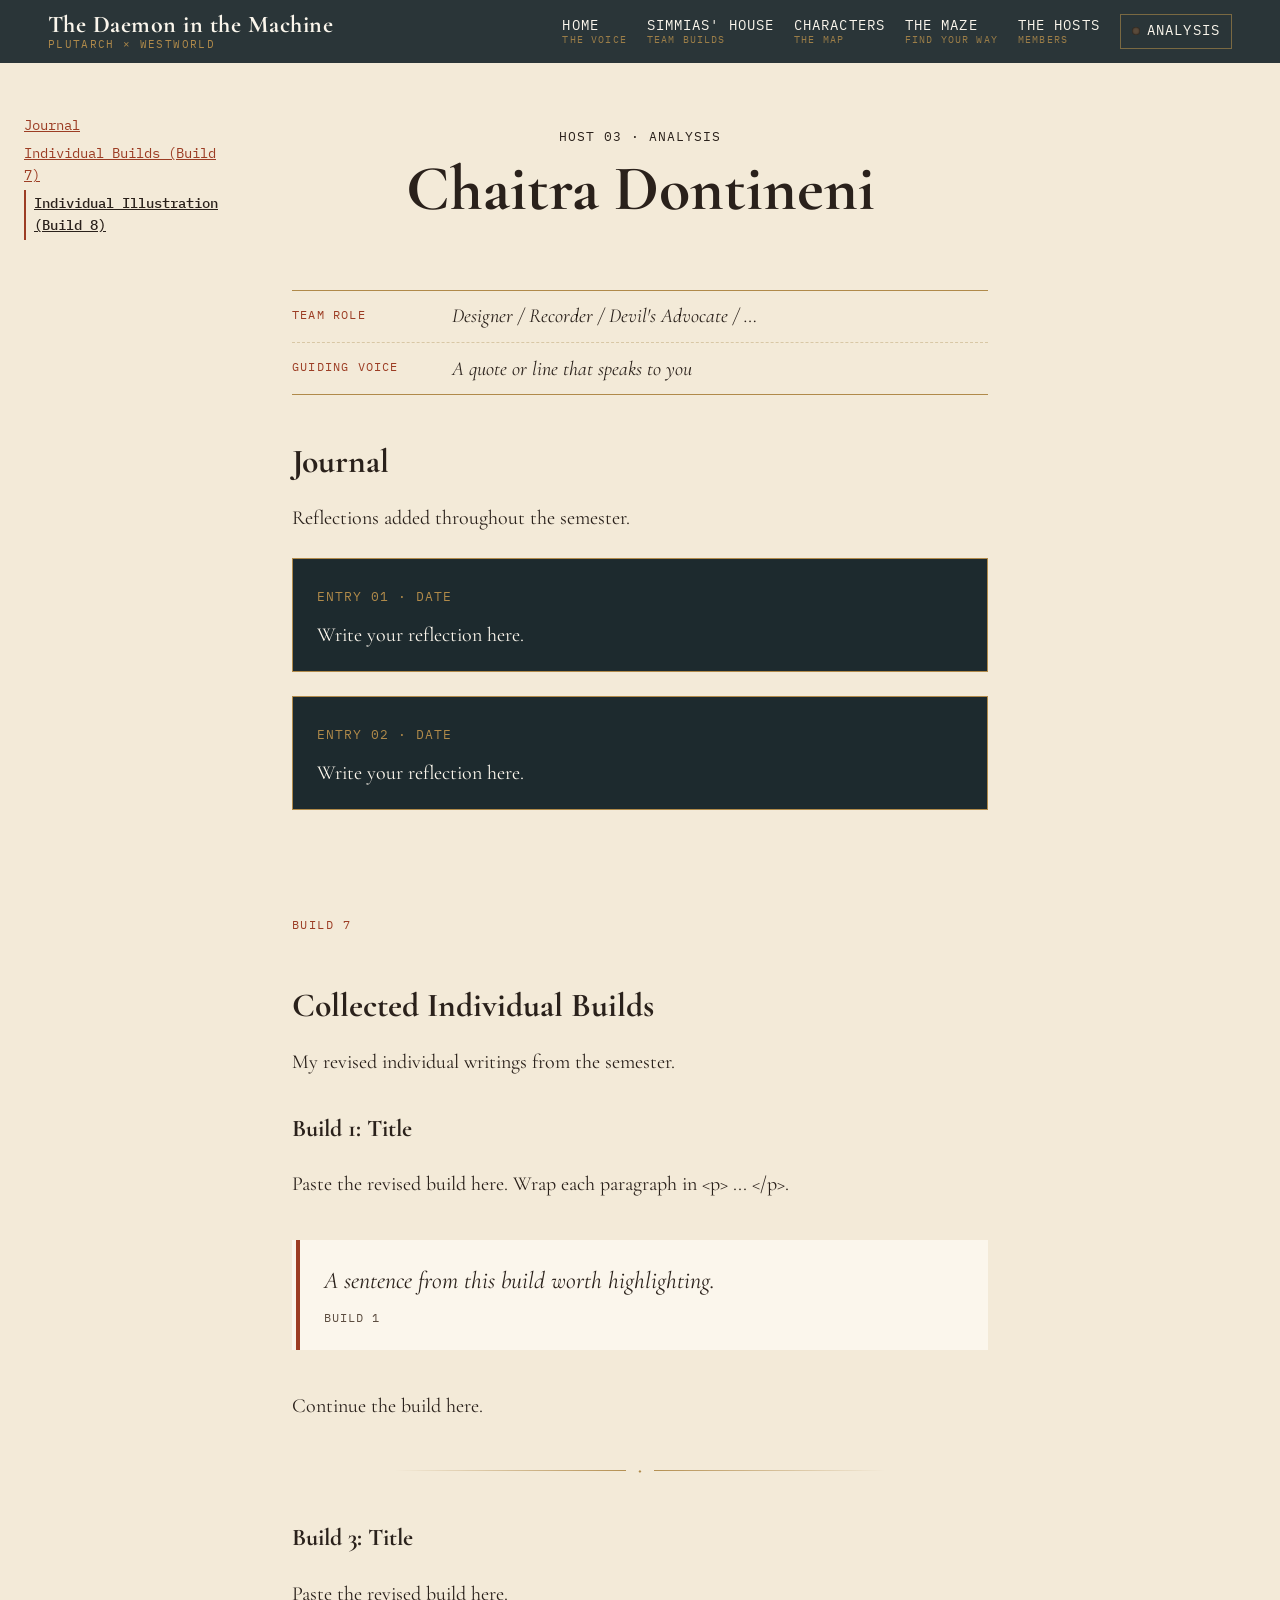
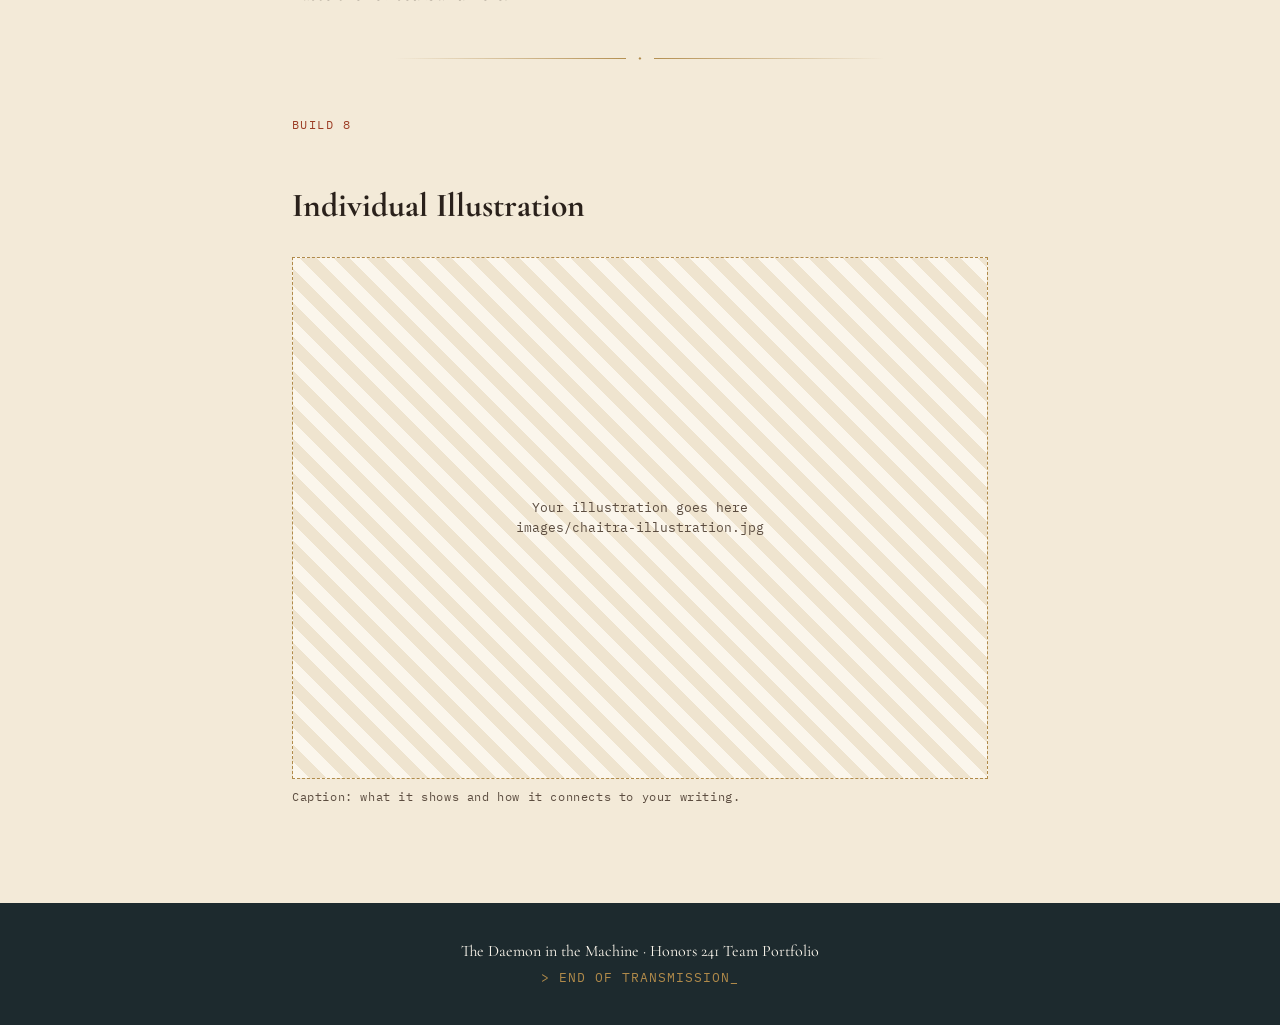
<file: chaitra.html>
<!doctype html>
<html lang="en">
<head>
  <meta charset="utf-8">
  <meta name="viewport" content="width=device-width, initial-scale=1">
  <title>Chaitra Dontineni · The Daemon in the Machine</title>
  <link rel="stylesheet" href="../style.css">
</head>
<body>
  <div class="page-head">
    <span class="mono">Host 03 · analysis</span>
    <h1>Chaitra Dontineni</h1>
  </div>

  <main>
    <!-- EDIT: fill in the two lines below -->
    <dl class="diagnostic">
      <div><dt>Team role</dt><dd>Designer / Recorder / Devil's Advocate / …</dd></div>
      <div><dt>Guiding voice</dt><dd>A quote or line that speaks to you</dd></div>
    </dl>

    <nav class="toc">
      <a href="#journal">Journal</a>
      <a href="#builds">Individual Builds (Build 7)</a>
      <a href="#illustration">Individual Illustration (Build 8)</a>
    </nav>

    <!-- ================= JOURNAL ================= -->
    <section id="journal">
      <h2>Journal</h2>
      <p>Reflections added throughout the semester.</p>

      <!-- EDIT: copy this whole <div class="journal-entry"> block for each new entry -->
      <div class="journal-entry">
        <span class="mono">Entry 01 · Date</span>
        <p>Write your reflection here.</p>
      </div>

      <div class="journal-entry">
        <span class="mono">Entry 02 · Date</span>
        <p>Write your reflection here.</p>
      </div>
    </section>

    <hr>

    <!-- ================= INDIVIDUAL BUILDS ================= -->
    <section id="builds">
      <span class="build-label">Build 7</span>
      <h2>Collected Individual Builds</h2>
      <p>My revised individual writings from the semester.</p>

      <!-- EDIT: copy this <article> block for each build -->
      <article>
        <h3>Build 1: Title</h3>
        <p>Paste the revised build here. Wrap each paragraph in &lt;p&gt; ... &lt;/p&gt;.</p>
        <blockquote>
          A sentence from this build worth highlighting.
          <cite>Build 1</cite>
        </blockquote>
        <p>Continue the build here.</p>
      </article>

      <hr>

      <article>
        <h3>Build 3: Title</h3>
        <p>Paste the revised build here.</p>
      </article>
    </section>

    <hr>

    <!-- ================= ILLUSTRATION ================= -->
    <section id="illustration">
      <span class="build-label">Build 8</span>
      <h2>Individual Illustration</h2>
      <!-- EDIT: put your image in the images/ folder and replace the div with:
           <img src="../images/chaitra-illustration.jpg" alt="describe it"> -->
      <figure>
        <div class="placeholder-img">Your illustration goes here<br>images/chaitra-illustration.jpg</div>
        <figcaption>Caption: what it shows and how it connects to your writing.</figcaption>
      </figure>
    </section>
  </main>

  <script src="../site.js"></script>
</body>
</html>
</file>
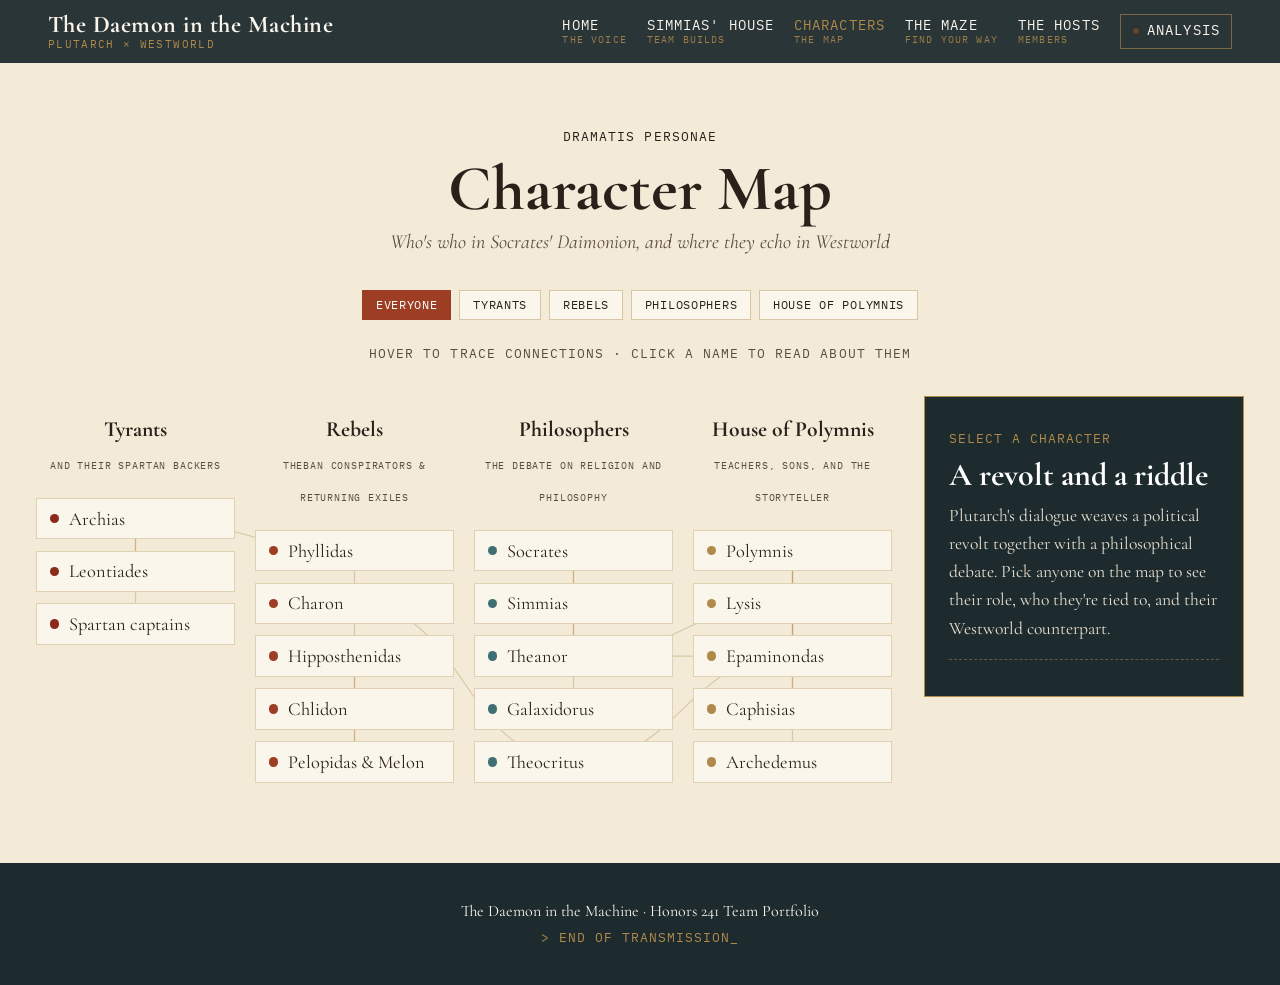
<file: characters.html>
<!doctype html>
<html lang="en">
<head>
  <meta charset="utf-8">
  <meta name="viewport" content="width=device-width, initial-scale=1">
  <title>Character Map · The Daemon in the Machine</title>
  <link rel="stylesheet" href="style.css">
</head>
<body>
  <div class="page-head">
    <span class="mono">Dramatis personae</span>
    <h1>Character Map</h1>
    <p>Who's who in <em>Socrates' Daimonion</em>, and where they echo in Westworld</p>
  </div>

  <div class="map-wrap">
    <div class="map-filters" role="group" aria-label="Show group">
      <button class="chip active" data-filter="all">Everyone</button>
    </div>
    <p class="map-hint mono">Hover to trace connections · click a name to read about them</p>

    <div class="map" id="map">
      <svg class="map-lines" id="map-lines" aria-hidden="true"></svg>
    </div>

    <aside class="map-panel" id="map-panel" aria-live="polite">
      <span class="mono panel-group">Select a character</span>
      <h2 class="panel-name">A revolt and a riddle</h2>
      <p class="panel-about">Plutarch's dialogue weaves a political revolt together with a philosophical debate. Pick anyone on the map to see their role, who they're tied to, and their Westworld counterpart.</p>
      <div class="panel-echo" hidden>
        <span class="mono">Westworld echo</span>
        <p></p>
      </div>
      <div class="panel-links"></div>
    </aside>
  </div>

  <script src="characters.js"></script>
  <script src="site.js"></script>
  <script>
  (function () {
    const map = document.getElementById("map");
    const svg = document.getElementById("map-lines");
    const panel = document.getElementById("map-panel");
    const filters = document.querySelector(".map-filters");
    const byId = Object.fromEntries(CHARACTERS.map((c) => [c.id, c]));

    // make links two-way
    const links = new Set();
    CHARACTERS.forEach((c) => c.links.forEach((t) => byId[t] && links.add([c.id, t].sort().join("|"))));
    const neighbors = (id) => [...links].filter((l) => l.split("|").includes(id)).map((l) => l.split("|").find((x) => x !== id));

    // build columns
    GROUPS.forEach((g) => {
      const col = document.createElement("div");
      col.className = "map-col";
      col.dataset.group = g.id;
      col.innerHTML = `<div class="col-head"><strong>${g.label}</strong><span>${g.sub}</span></div>`;
      CHARACTERS.filter((c) => c.group === g.id).forEach((c) => {
        const b = document.createElement("button");
        b.className = "node";
        b.dataset.id = c.id;
        b.dataset.group = c.group;
        b.innerHTML = `<span class="dot"></span>${c.name}`;
        col.append(b);
      });
      map.append(col);
      filters.insertAdjacentHTML("beforeend", `<button class="chip" data-filter="${g.id}">${g.label}</button>`);
    });

    const nodeEl = (id) => map.querySelector(`.node[data-id="${id}"]`);

    function drawLines() {
      const box = map.getBoundingClientRect();
      svg.setAttribute("viewBox", `0 0 ${box.width} ${box.height}`);
      svg.innerHTML = [...links].map((l) => {
        const [a, b] = l.split("|").map((id) => nodeEl(id).getBoundingClientRect());
        const ax = a.left + a.width / 2 - box.left, ay = a.top + a.height / 2 - box.top;
        const bx = b.left + b.width / 2 - box.left, by = b.top + b.height / 2 - box.top;
        const mx = (ax + bx) / 2;
        return `<path data-link="${l}" d="M${ax},${ay} C${mx},${ay} ${mx},${by} ${bx},${by}" />`;
      }).join("");
    }

    function highlight(id) {
      map.classList.toggle("focusing", !!id);
      const near = id ? neighbors(id) : [];
      map.querySelectorAll(".node").forEach((n) => {
        n.classList.toggle("lit", n.dataset.id === id || near.includes(n.dataset.id));
      });
      svg.querySelectorAll("path").forEach((p) => p.classList.toggle("lit", !!id && p.dataset.link.split("|").includes(id)));
    }

    let selected = null;
    function select(id) {
      selected = id;
      const c = byId[id];
      map.querySelectorAll(".node").forEach((n) => n.classList.toggle("selected", n.dataset.id === id));
      const g = GROUPS.find((g) => g.id === c.group);
      panel.querySelector(".panel-group").textContent = g.label;
      panel.querySelector(".panel-name").textContent = c.name;
      panel.querySelector(".panel-about").textContent = c.about;
      const echo = panel.querySelector(".panel-echo");
      echo.hidden = !c.echo;
      echo.querySelector("p").textContent = c.echo || "";
      panel.querySelector(".panel-links").innerHTML =
        `<span class="mono">Connected to</span>` +
        neighbors(id).map((n) => `<button class="chip" data-goto="${n}">${byId[n].name}</button>`).join("");
      panel.classList.remove("flash"); void panel.offsetWidth; panel.classList.add("flash");
      highlight(id);
      if (innerWidth < 900) panel.scrollIntoView({ behavior: "smooth", block: "nearest" });
    }

    map.addEventListener("mouseover", (e) => { const n = e.target.closest(".node"); if (n) highlight(n.dataset.id); });
    map.addEventListener("mouseleave", () => highlight(selected));
    map.addEventListener("click", (e) => { const n = e.target.closest(".node"); if (n) select(n.dataset.id); });
    map.addEventListener("focusin", (e) => { const n = e.target.closest(".node"); if (n) highlight(n.dataset.id); });
    panel.addEventListener("click", (e) => { const b = e.target.closest("[data-goto]"); if (b) { select(b.dataset.goto); nodeEl(b.dataset.goto).focus({ preventScroll: true }); } });

    filters.addEventListener("click", (e) => {
      const b = e.target.closest(".chip"); if (!b) return;
      filters.querySelectorAll(".chip").forEach((c) => c.classList.toggle("active", c === b));
      const f = b.dataset.filter;
      map.querySelectorAll(".map-col").forEach((col) => col.classList.toggle("dim", f !== "all" && col.dataset.group !== f));
    });

    drawLines();
    addEventListener("resize", drawLines);
    document.fonts && document.fonts.ready.then(drawLines);
    new ResizeObserver(drawLines).observe(map);
  })();
  </script>
</body>
</html>
</file>
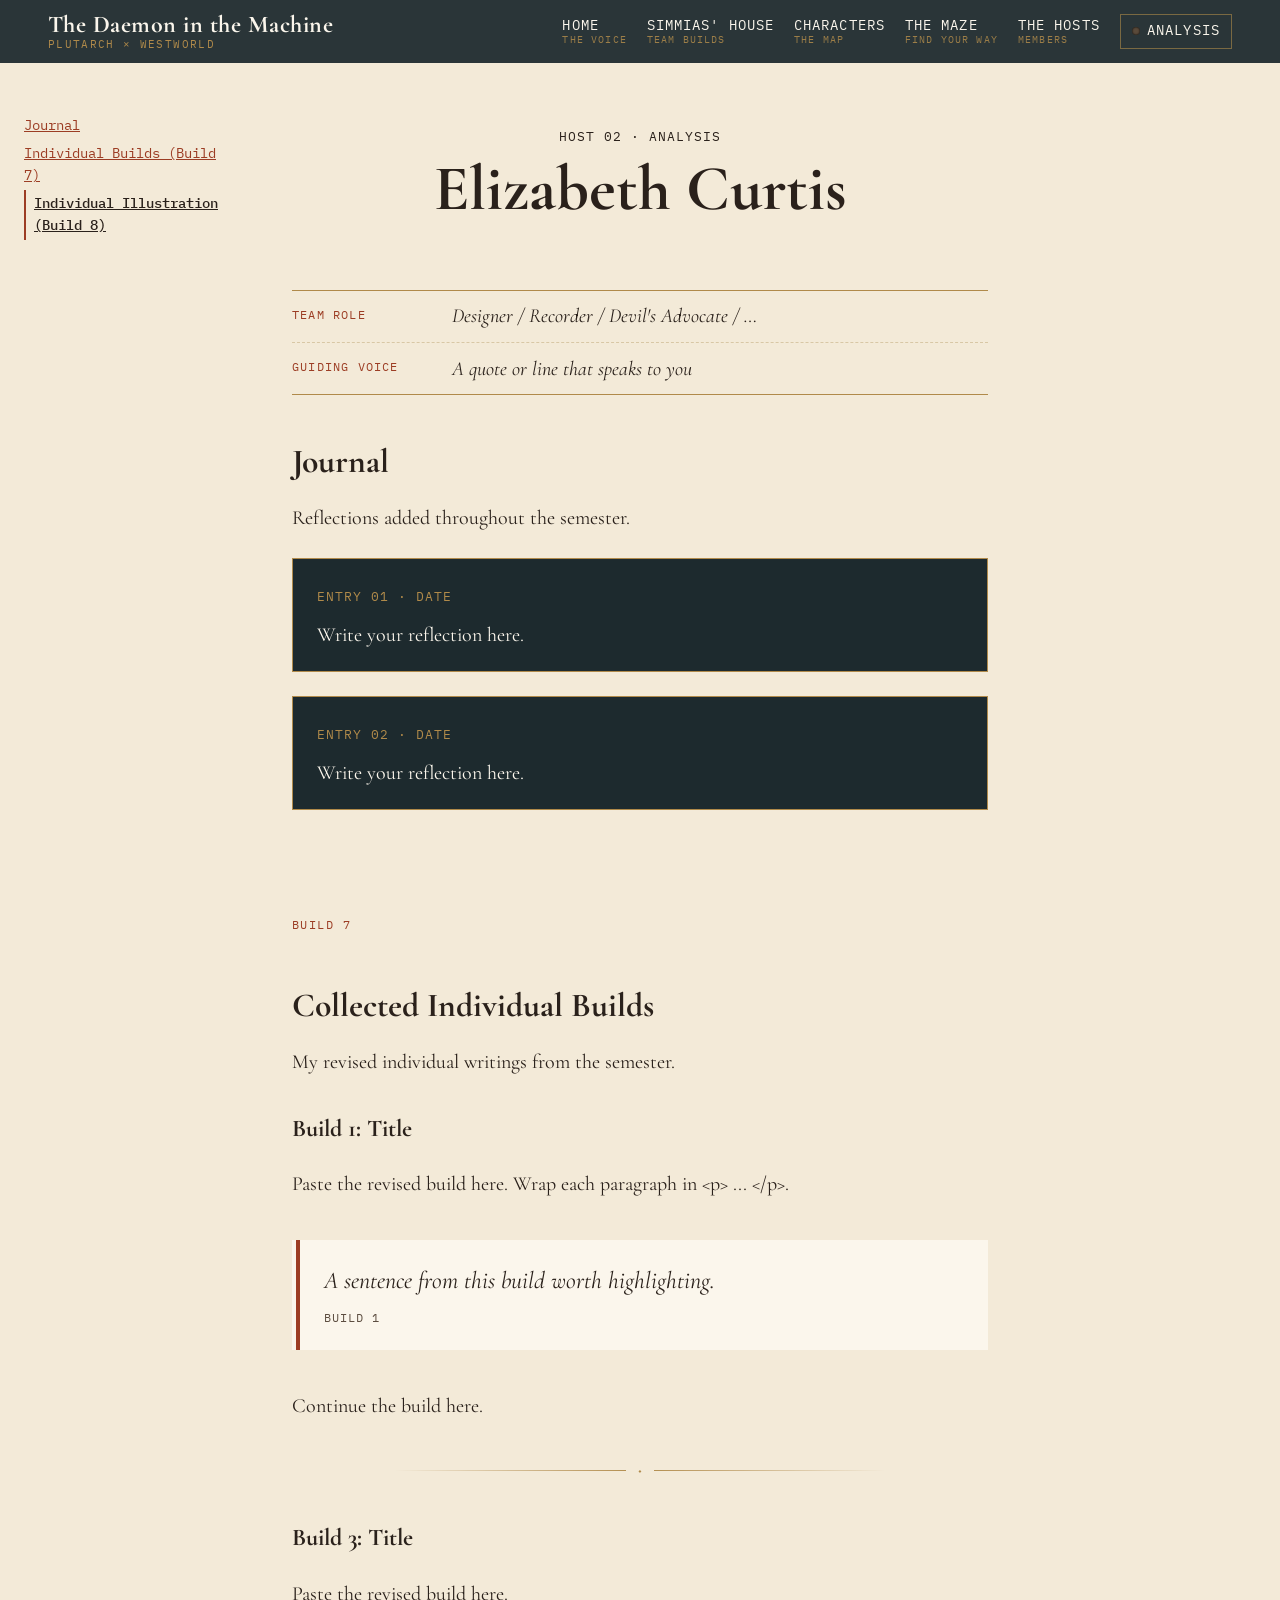
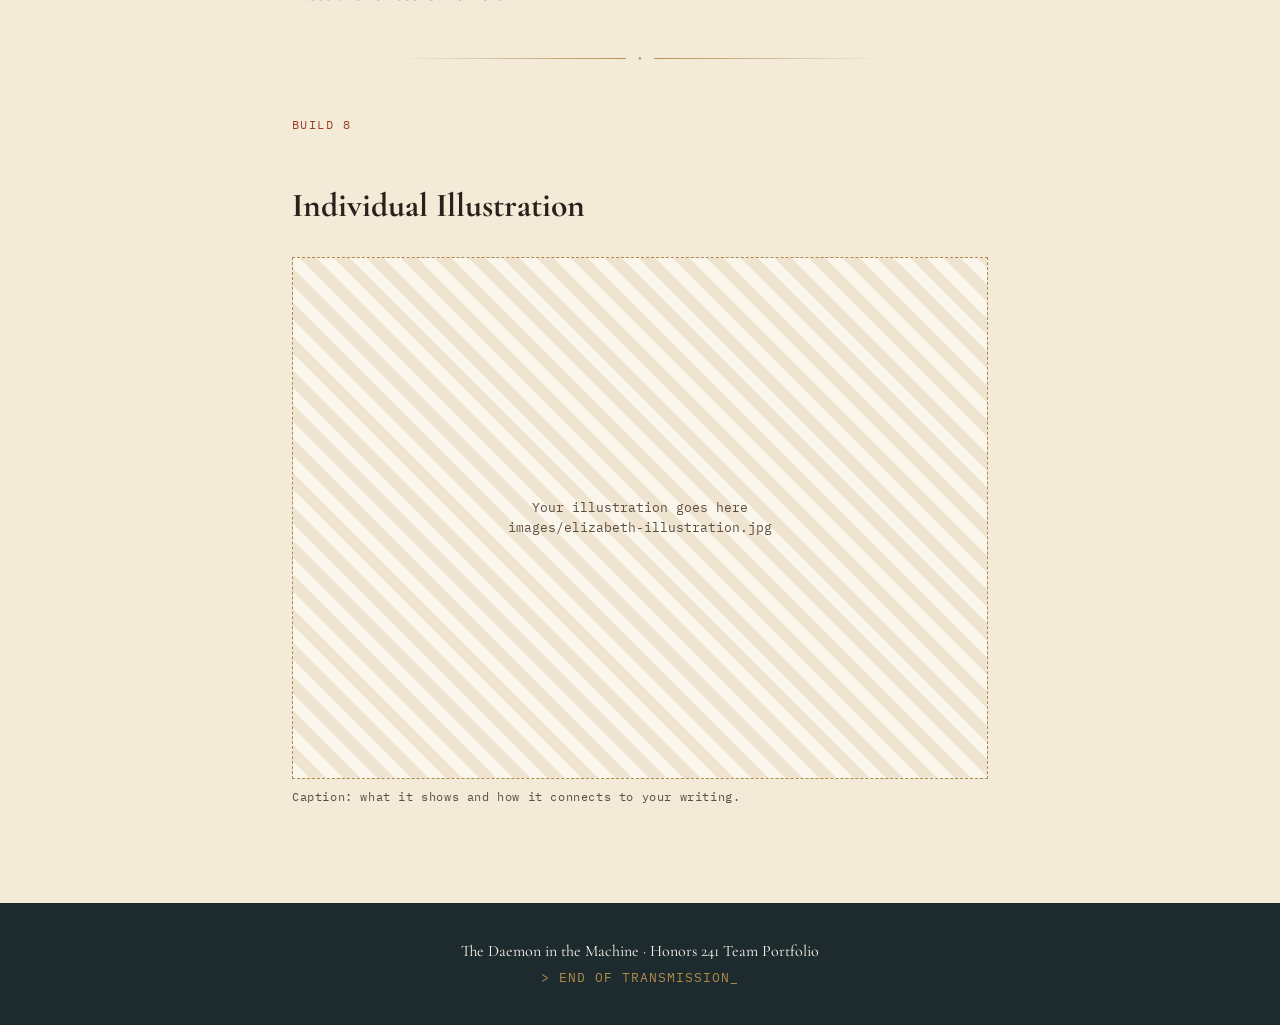
<file: elizabeth.html>
<!doctype html>
<html lang="en">
<head>
  <meta charset="utf-8">
  <meta name="viewport" content="width=device-width, initial-scale=1">
  <title>Elizabeth Curtis · The Daemon in the Machine</title>
  <link rel="stylesheet" href="../style.css">
</head>
<body>
  <div class="page-head">
    <span class="mono">Host 02 · analysis</span>
    <h1>Elizabeth Curtis</h1>
  </div>

  <main>
    <!-- EDIT: fill in the two lines below -->
    <dl class="diagnostic">
      <div><dt>Team role</dt><dd>Designer / Recorder / Devil's Advocate / …</dd></div>
      <div><dt>Guiding voice</dt><dd>A quote or line that speaks to you</dd></div>
    </dl>

    <nav class="toc">
      <a href="#journal">Journal</a>
      <a href="#builds">Individual Builds (Build 7)</a>
      <a href="#illustration">Individual Illustration (Build 8)</a>
    </nav>

    <!-- ================= JOURNAL ================= -->
    <section id="journal">
      <h2>Journal</h2>
      <p>Reflections added throughout the semester.</p>

      <!-- EDIT: copy this whole <div class="journal-entry"> block for each new entry -->
      <div class="journal-entry">
        <span class="mono">Entry 01 · Date</span>
        <p>Write your reflection here.</p>
      </div>

      <div class="journal-entry">
        <span class="mono">Entry 02 · Date</span>
        <p>Write your reflection here.</p>
      </div>
    </section>

    <hr>

    <!-- ================= INDIVIDUAL BUILDS ================= -->
    <section id="builds">
      <span class="build-label">Build 7</span>
      <h2>Collected Individual Builds</h2>
      <p>My revised individual writings from the semester.</p>

      <!-- EDIT: copy this <article> block for each build -->
      <article>
        <h3>Build 1: Title</h3>
        <p>Paste the revised build here. Wrap each paragraph in &lt;p&gt; ... &lt;/p&gt;.</p>
        <blockquote>
          A sentence from this build worth highlighting.
          <cite>Build 1</cite>
        </blockquote>
        <p>Continue the build here.</p>
      </article>

      <hr>

      <article>
        <h3>Build 3: Title</h3>
        <p>Paste the revised build here.</p>
      </article>
    </section>

    <hr>

    <!-- ================= ILLUSTRATION ================= -->
    <section id="illustration">
      <span class="build-label">Build 8</span>
      <h2>Individual Illustration</h2>
      <!-- EDIT: put your image in the images/ folder and replace the div with:
           <img src="../images/elizabeth-illustration.jpg" alt="describe it"> -->
      <figure>
        <div class="placeholder-img">Your illustration goes here<br>images/elizabeth-illustration.jpg</div>
        <figcaption>Caption: what it shows and how it connects to your writing.</figcaption>
      </figure>
    </section>
  </main>

  <script src="../site.js"></script>
</body>
</html>
</file>
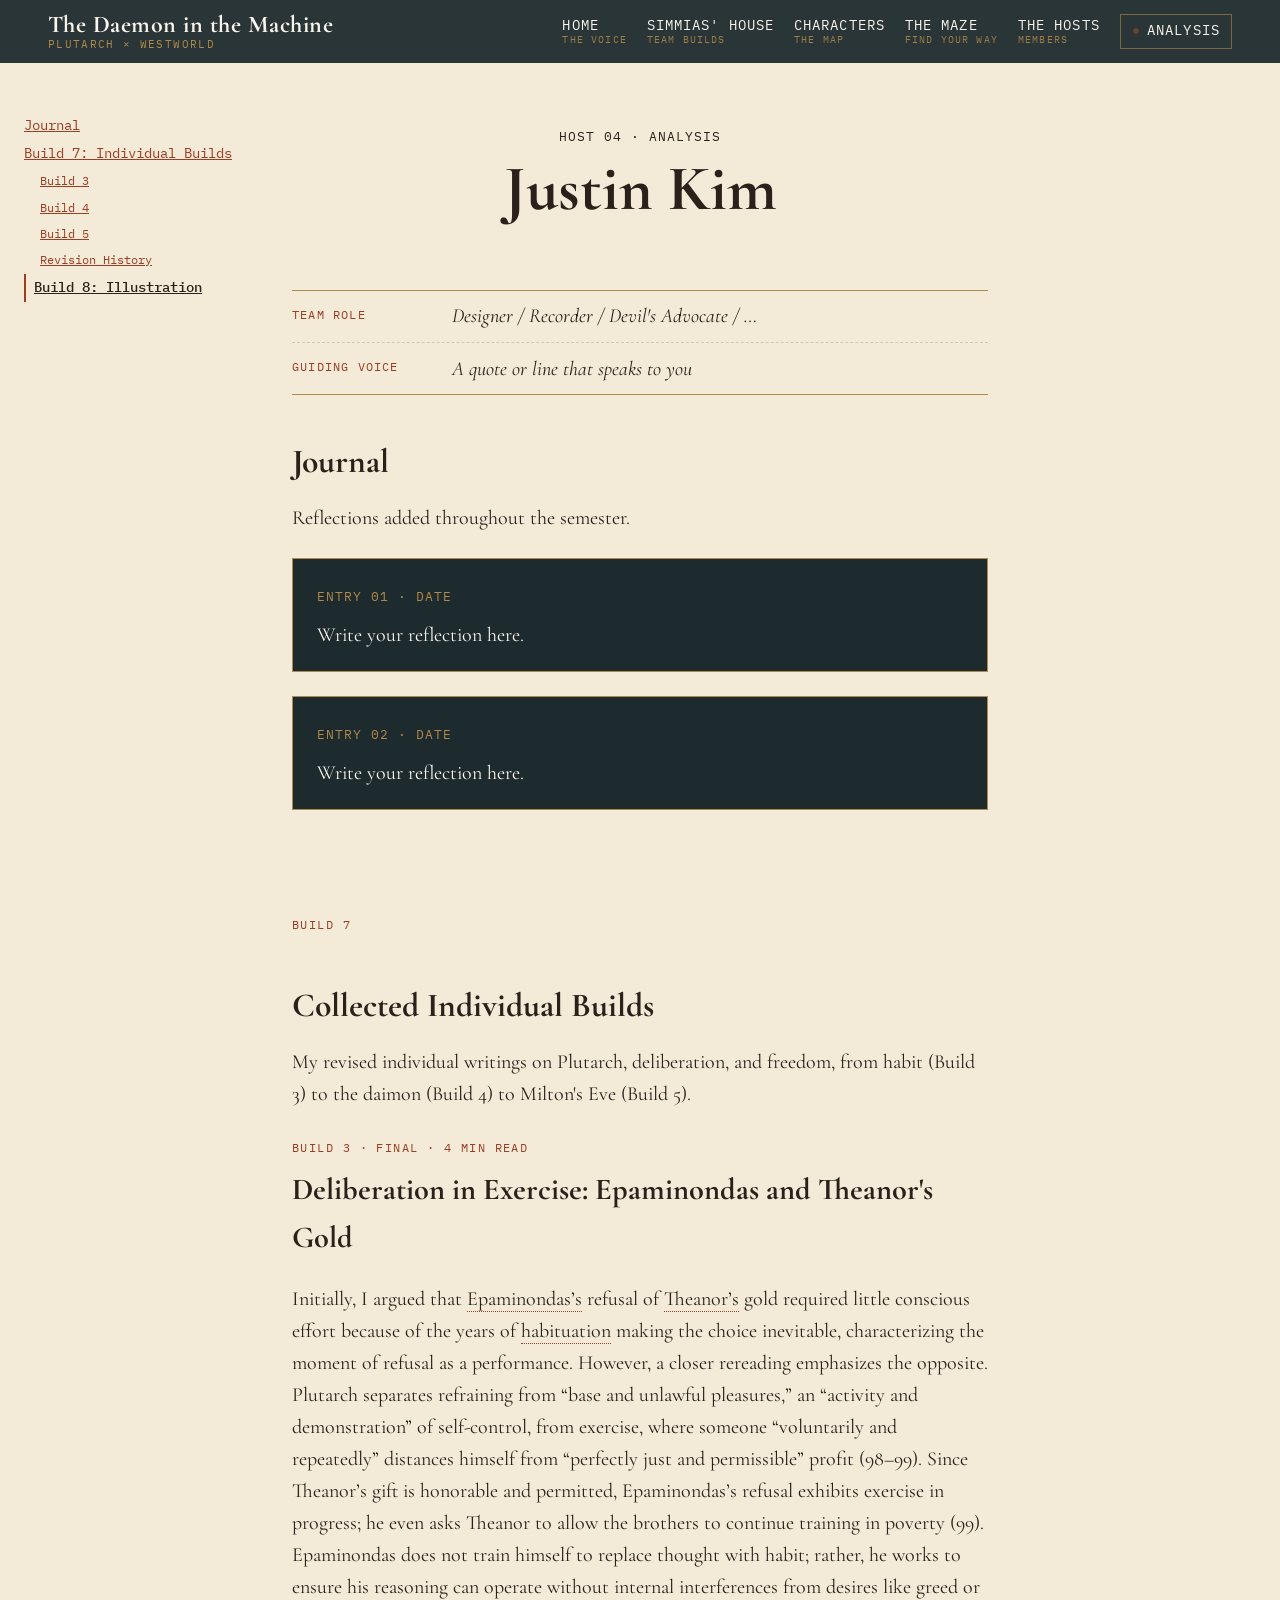
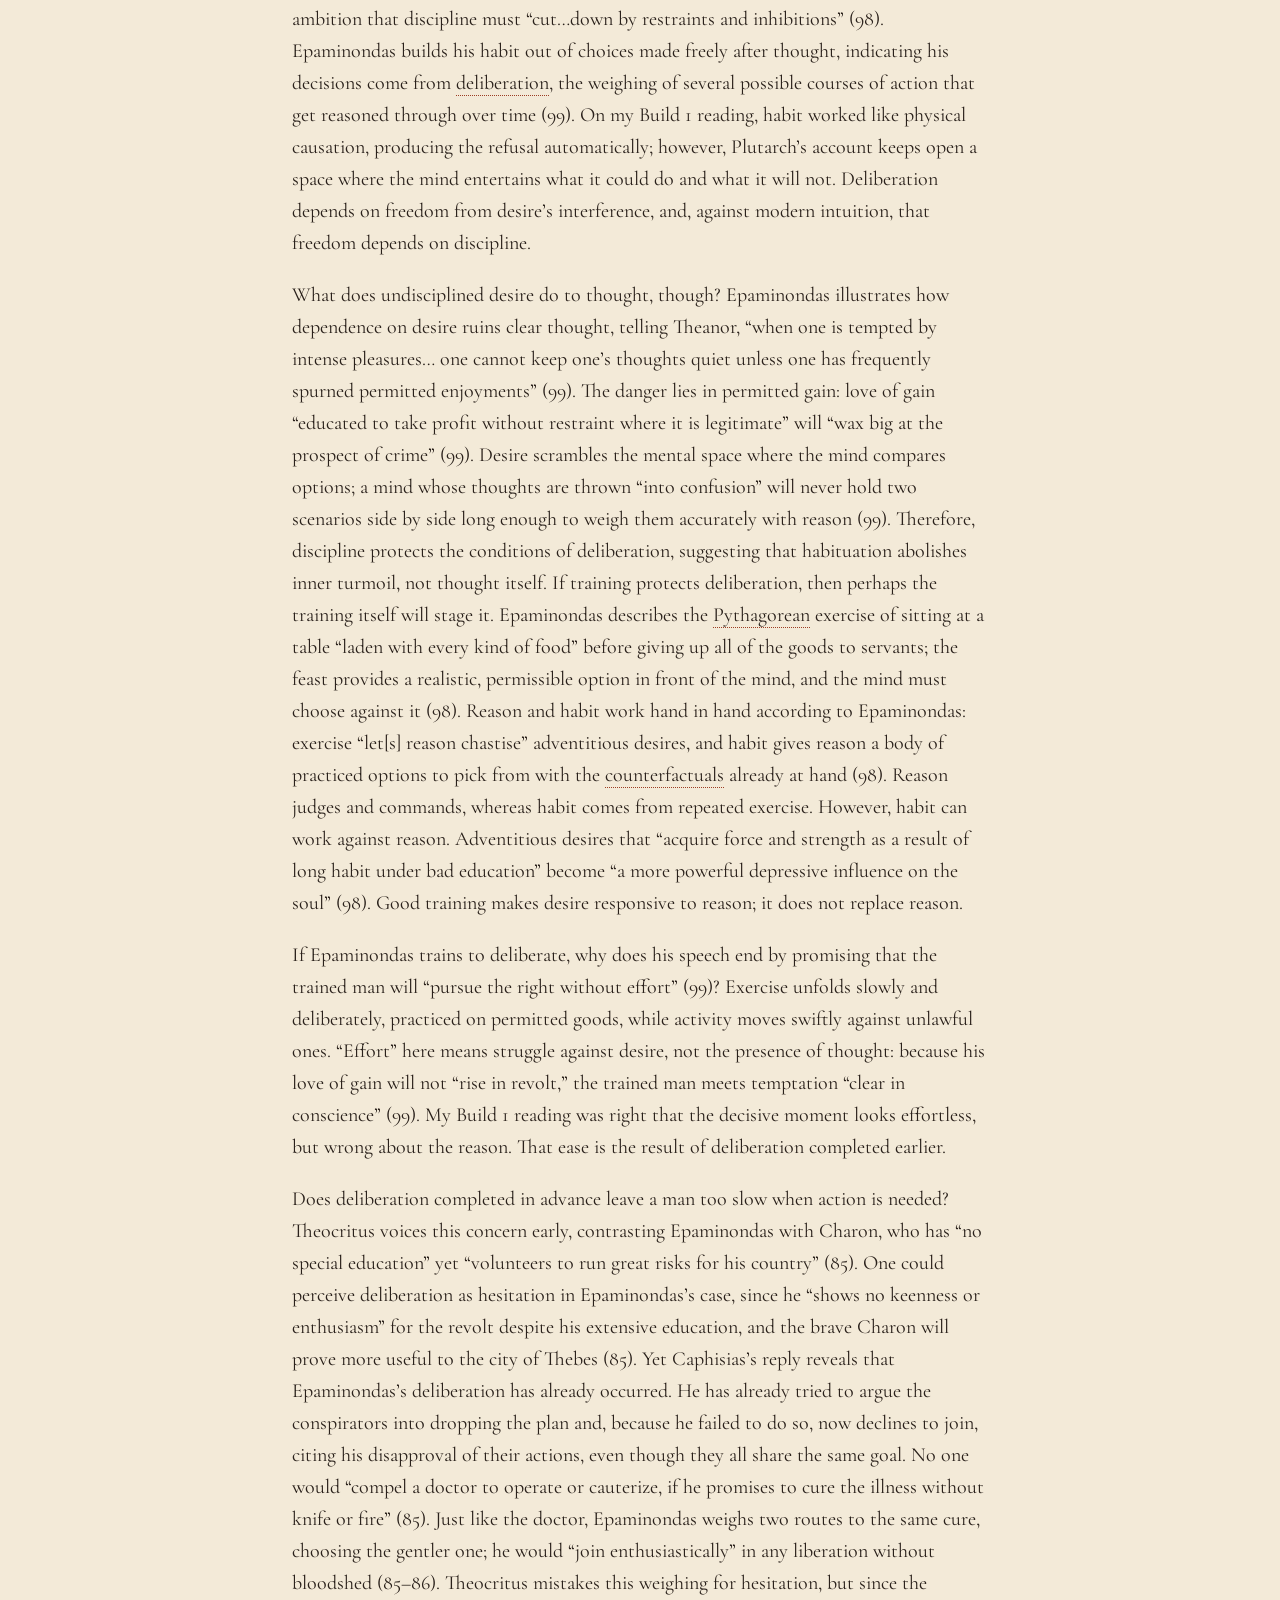
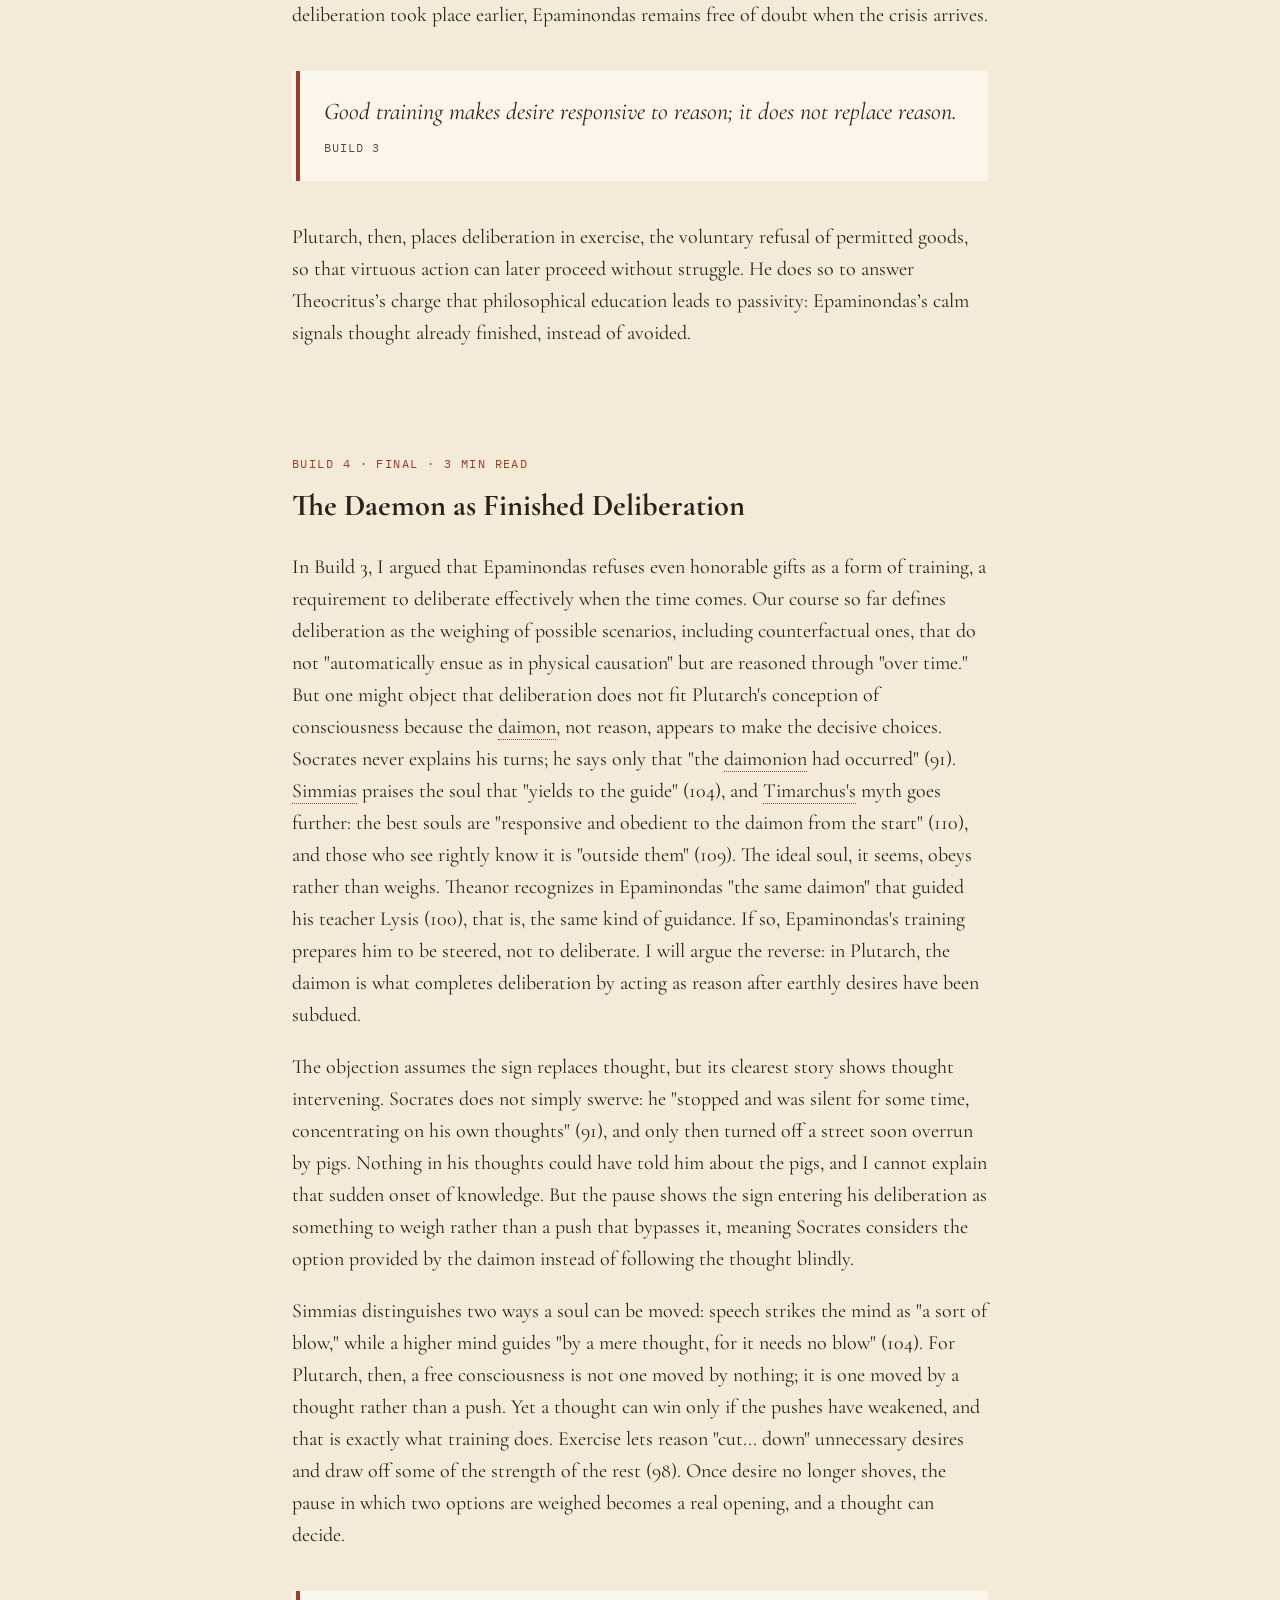
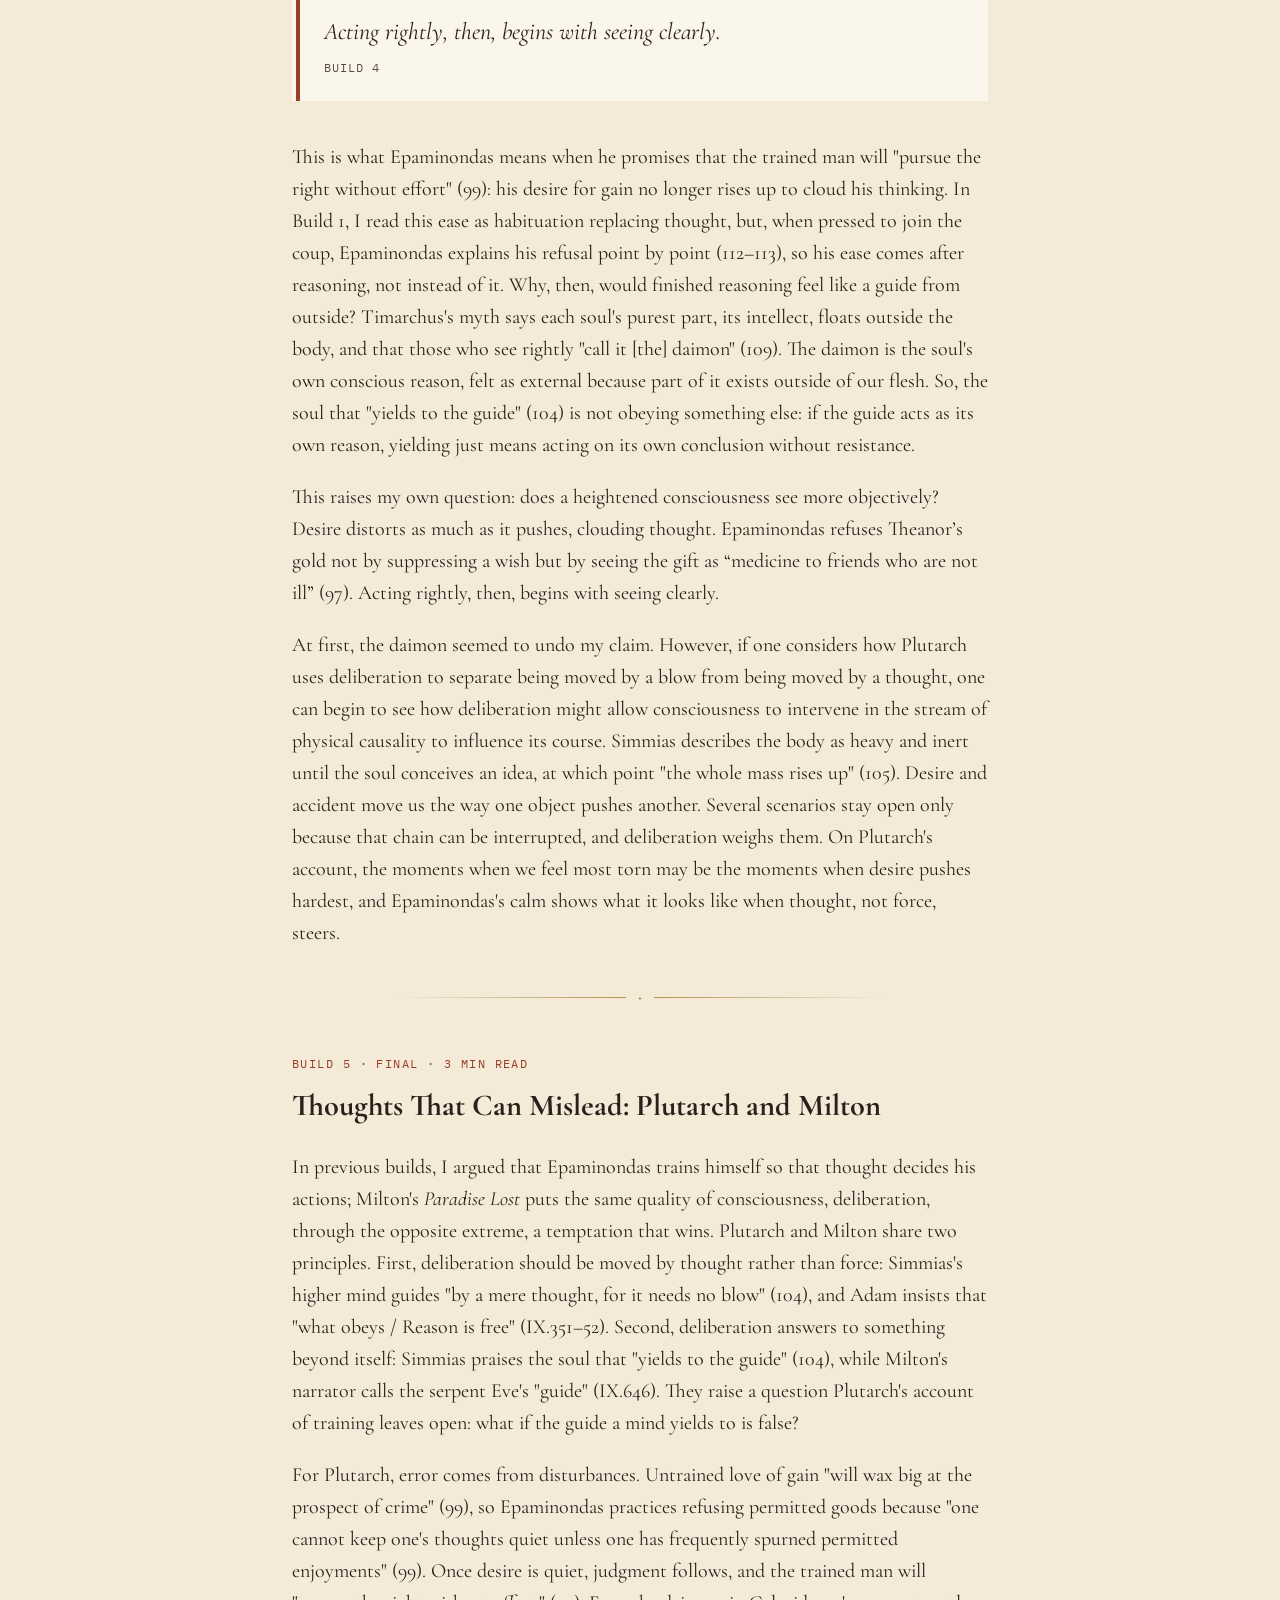
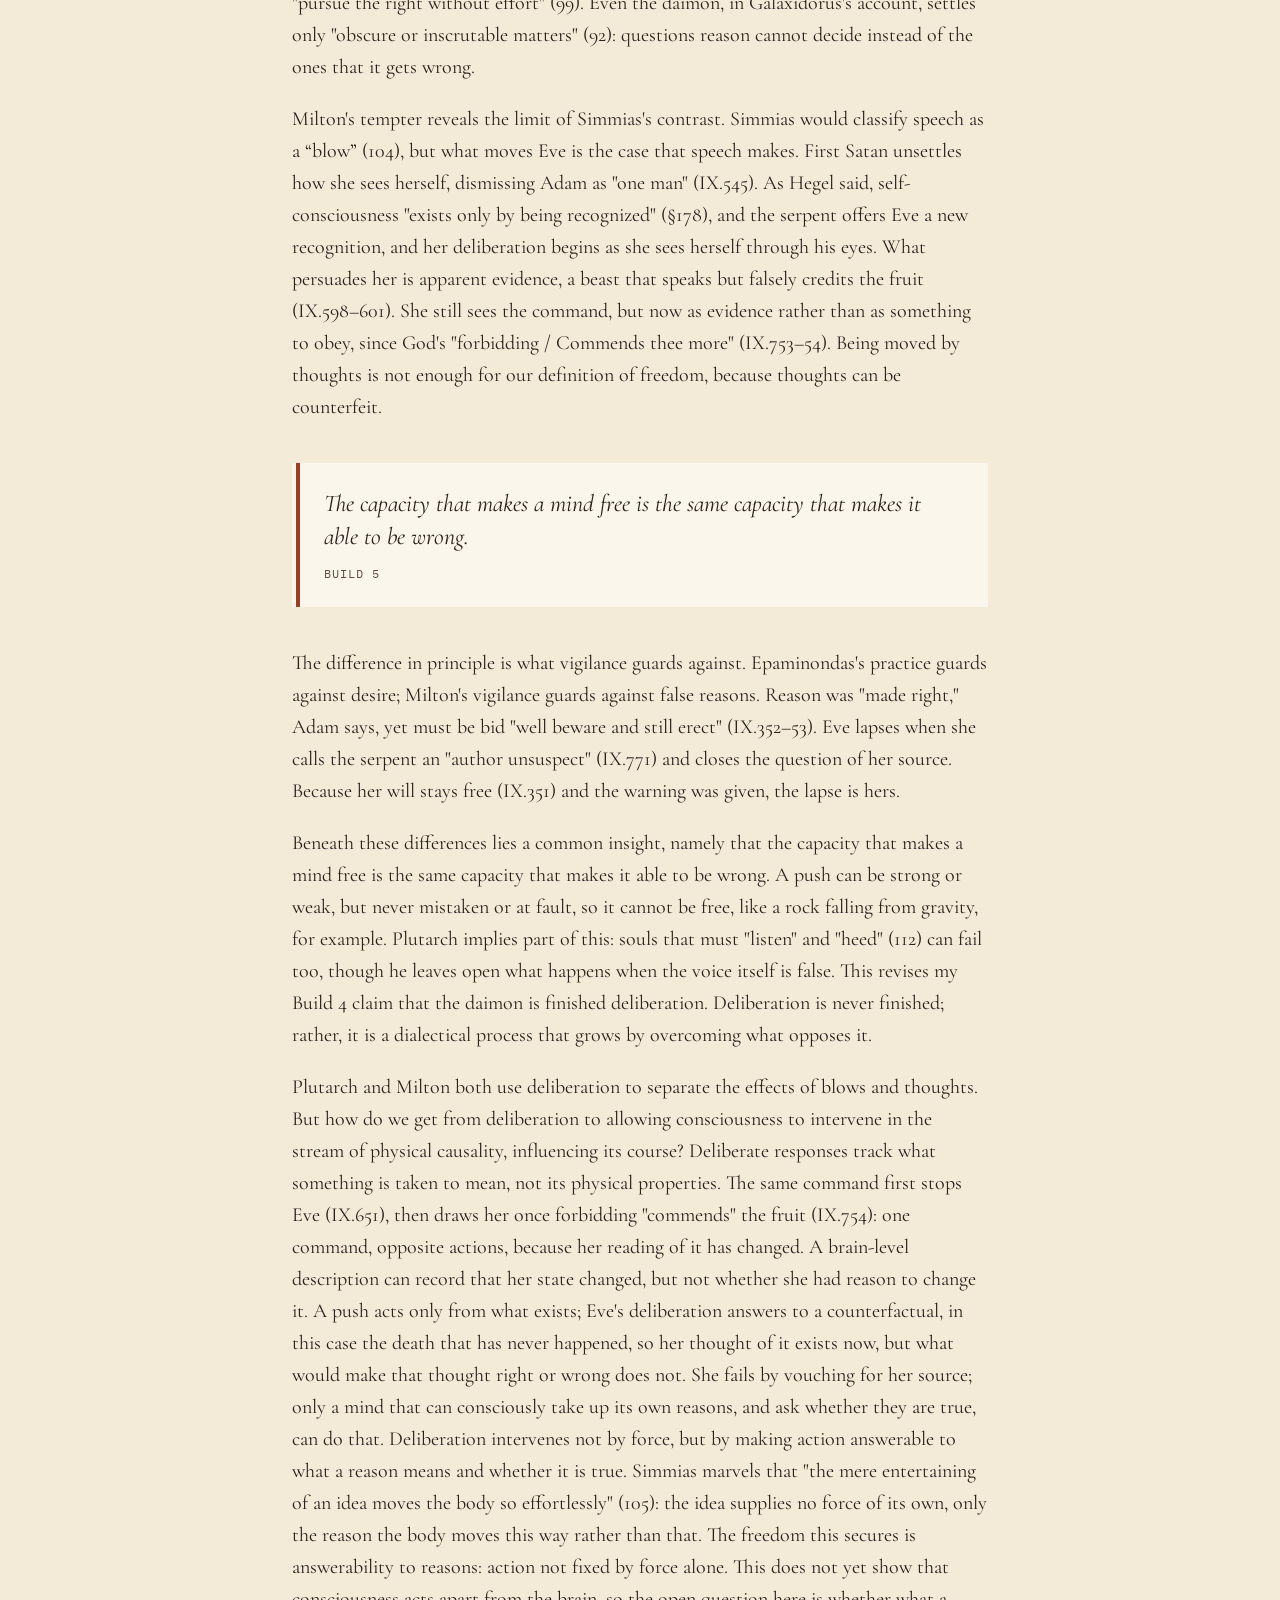
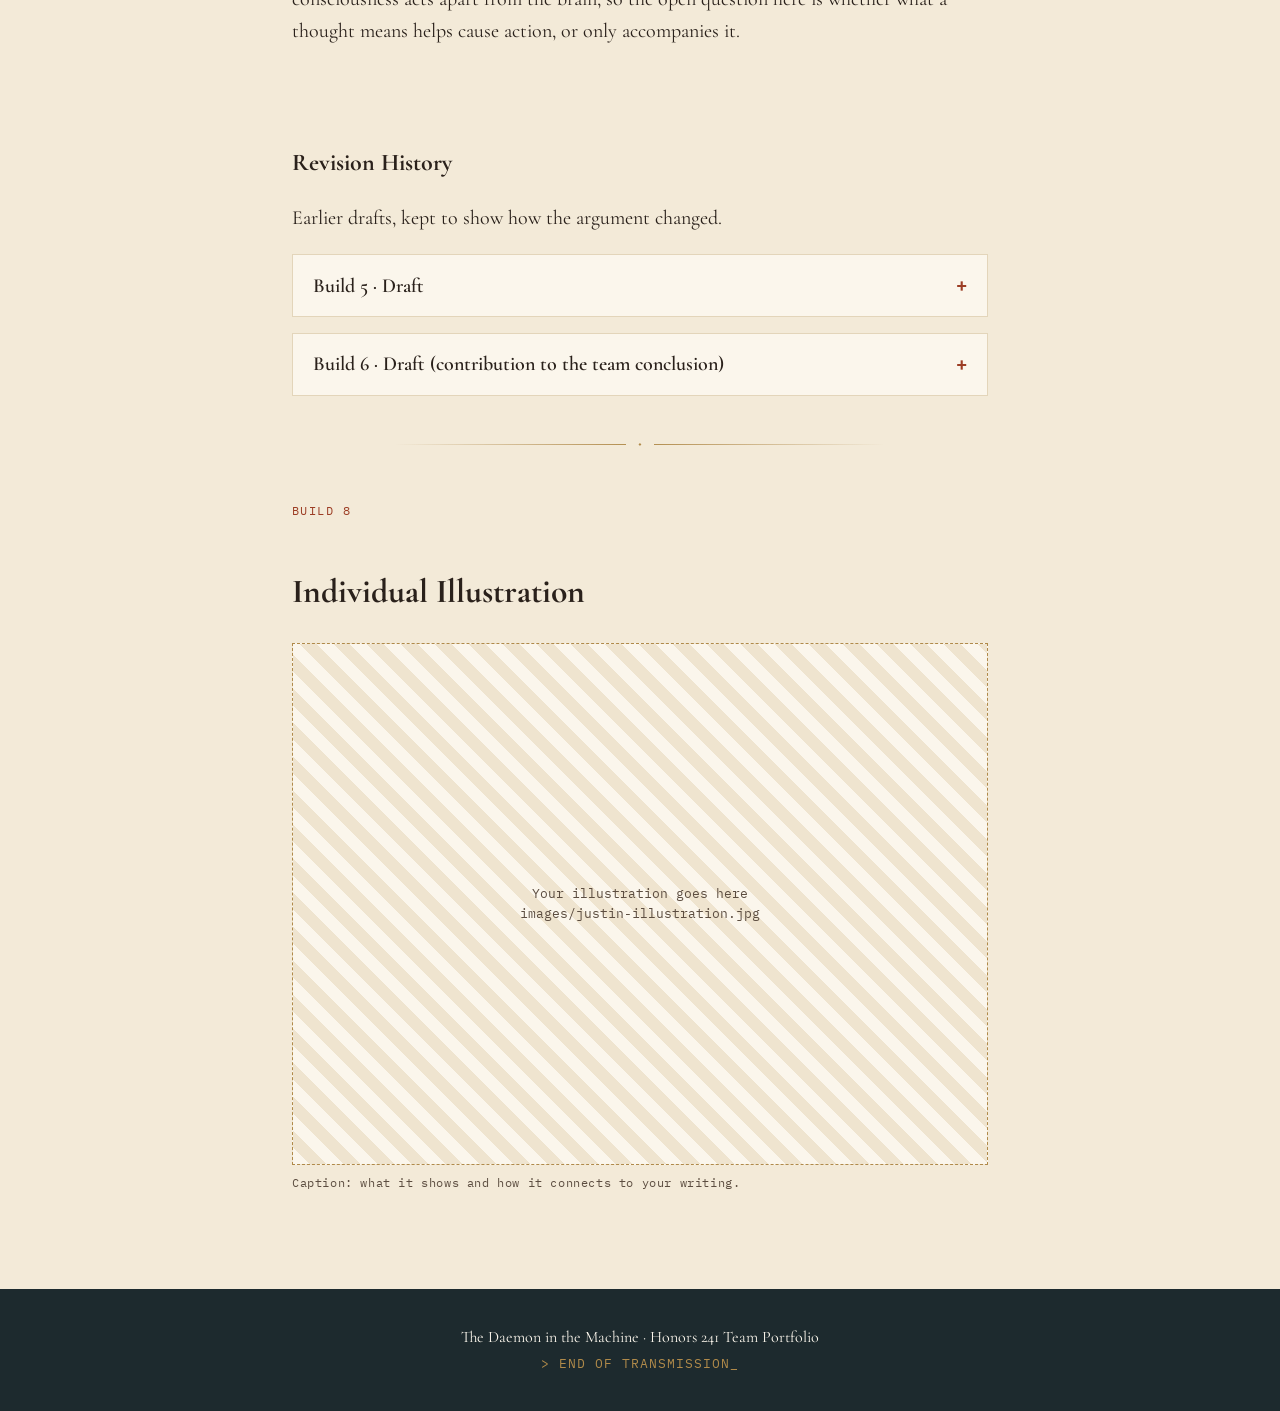
<file: justin.html>
<!doctype html>
<html lang="en">
<head>
  <meta charset="utf-8">
  <meta name="viewport" content="width=device-width, initial-scale=1">
  <title>Justin Kim · The Daemon in the Machine</title>
  <link rel="stylesheet" href="../style.css">
</head>
<body>
  <div class="page-head">
    <span class="mono">Host 04 · analysis</span>
    <h1>Justin Kim</h1>
  </div>

  <main>
    <!-- EDIT: fill in the two lines below -->
    <dl class="diagnostic">
      <div><dt>Team role</dt><dd>Designer / Recorder / Devil's Advocate / …</dd></div>
      <div><dt>Guiding voice</dt><dd>A quote or line that speaks to you</dd></div>
    </dl>

    <nav class="toc">
      <a href="#journal">Journal</a>
      <a href="#builds">Build 7: Individual Builds</a>
      <a href="#build-3" class="sub">Build 3</a>
      <a href="#build-4" class="sub">Build 4</a>
      <a href="#build-5" class="sub">Build 5</a>
      <a href="#revisions" class="sub">Revision History</a>
      <a href="#illustration">Build 8: Illustration</a>
    </nav>

    <!-- ================= JOURNAL ================= -->
    <section id="journal">
      <h2>Journal</h2>
      <p>Reflections added throughout the semester.</p>

      <!-- EDIT: copy this whole <div class="journal-entry"> block for each new entry -->
      <div class="journal-entry">
        <span class="mono">Entry 01 · Date</span>
        <p>Write your reflection here.</p>
      </div>

      <div class="journal-entry">
        <span class="mono">Entry 02 · Date</span>
        <p>Write your reflection here.</p>
      </div>
    </section>

    <hr>

    <!-- ================= INDIVIDUAL BUILDS ================= -->
    <section id="builds">
      <span class="build-label">Build 7</span>
      <h2>Collected Individual Builds</h2>
      <p>My revised individual writings on Plutarch, deliberation, and freedom, from habit (Build 3) to the daimon (Build 4) to Milton's Eve (Build 5).</p>

      <article id="build-3" class="build">
        <span class="build-label">Build 3 · Final</span>
        <h3>Deliberation in Exercise: Epaminondas and Theanor's Gold</h3>
        <p>Initially, I argued that Epaminondas’s refusal of Theanor’s gold required little conscious effort because of the years of habituation making the choice inevitable, characterizing the moment of refusal as a performance. However, a closer rereading emphasizes the opposite. Plutarch separates refraining from “base and unlawful pleasures,” an “activity and demonstration” of self-control, from exercise, where someone “voluntarily and repeatedly” distances himself from “perfectly just and permissible” profit (98–99). Since Theanor’s gift is honorable and permitted, Epaminondas’s refusal exhibits exercise in progress; he even asks Theanor to allow the brothers to continue training in poverty (99). Epaminondas does not train himself to replace thought with habit; rather, he works to ensure his reasoning can operate without internal interferences from desires like greed or ambition that discipline must “cut…down by restraints and inhibitions” (98). Epaminondas builds his habit out of choices made freely after thought, indicating his decisions come from deliberation, the weighing of several possible courses of action that get reasoned through over time (99). On my Build 1 reading, habit worked like physical causation, producing the refusal automatically; however, Plutarch’s account keeps open a space where the mind entertains what it could do and what it will not. Deliberation depends on freedom from desire’s interference, and, against modern intuition, that freedom depends on discipline.</p>
        <p>What does undisciplined desire do to thought, though? Epaminondas illustrates how dependence on desire ruins clear thought, telling Theanor, “when one is tempted by intense pleasures… one cannot keep one’s thoughts quiet unless one has frequently spurned permitted enjoyments” (99). The danger lies in permitted gain: love of gain “educated to take profit without restraint where it is legitimate” will “wax big at the prospect of crime” (99). Desire scrambles the mental space where the mind compares options; a mind whose thoughts are thrown “into confusion” will never hold two scenarios side by side long enough to weigh them accurately with reason (99). Therefore, discipline protects the conditions of deliberation, suggesting that habituation abolishes inner turmoil, not thought itself. If training protects deliberation, then perhaps the training itself will stage it. Epaminondas describes the Pythagorean exercise of sitting at a table “laden with every kind of food” before giving up all of the goods to servants; the feast provides a realistic, permissible option in front of the mind, and the mind must choose against it (98). Reason and habit work hand in hand according to Epaminondas: exercise “let[s] reason chastise” adventitious desires, and habit gives reason a body of practiced options to pick from with the counterfactuals already at hand (98). Reason judges and commands, whereas habit comes from repeated exercise. However, habit can work against reason. Adventitious desires that “acquire force and strength as a result of long habit under bad education” become “a more powerful depressive influence on the soul” (98). Good training makes desire responsive to reason; it does not replace reason.</p>
        <p>If Epaminondas trains to deliberate, why does his speech end by promising that the trained man will “pursue the right without effort” (99)? Exercise unfolds slowly and deliberately, practiced on permitted goods, while activity moves swiftly against unlawful ones. “Effort” here means struggle against desire, not the presence of thought: because his love of gain will not “rise in revolt,” the trained man meets temptation “clear in conscience” (99). My Build 1 reading was right that the decisive moment looks effortless, but wrong about the reason. That ease is the result of deliberation completed earlier.</p>
        <p>Does deliberation completed in advance leave a man too slow when action is needed? Theocritus voices this concern early, contrasting Epaminondas with Charon, who has “no special education” yet “volunteers to run great risks for his country” (85). One could perceive deliberation as hesitation in Epaminondas’s case, since he “shows no keenness or enthusiasm” for the revolt despite his extensive education, and the brave Charon will prove more useful to the city of Thebes (85). Yet Caphisias’s reply reveals that Epaminondas’s deliberation has already occurred. He has already tried to argue the conspirators into dropping the plan and, because he failed to do so, now declines to join, citing his disapproval of their actions, even though they all share the same goal. No one would “compel a doctor to operate or cauterize, if he promises to cure the illness without knife or fire” (85). Just like the doctor, Epaminondas weighs two routes to the same cure, choosing the gentler one; he would “join enthusiastically” in any liberation without bloodshed (85–86). Theocritus mistakes this weighing for hesitation, but since the deliberation took place earlier, Epaminondas remains free of doubt when the crisis arrives.</p>
        <blockquote>
          Good training makes desire responsive to reason; it does not replace reason.
          <cite>Build 3</cite>
        </blockquote>
        <p>Plutarch, then, places deliberation in exercise, the voluntary refusal of permitted goods, so that virtuous action can later proceed without struggle. He does so to answer Theocritus’s charge that philosophical education leads to passivity: Epaminondas’s calm signals thought already finished, instead of avoided.</p>
      </article>

      <hr>

      <article id="build-4" class="build">
        <span class="build-label">Build 4 · Final</span>
        <h3>The Daemon as Finished Deliberation</h3>
        <p>In Build 3, I argued that Epaminondas refuses even honorable gifts as a form of training, a requirement to deliberate effectively when the time comes. Our course so far defines deliberation as the weighing of possible scenarios, including counterfactual ones, that do not "automatically ensue as in physical causation" but are reasoned through "over time." But one might object that deliberation does not fit Plutarch's conception of consciousness because the daimon, not reason, appears to make the decisive choices. Socrates never explains his turns; he says only that "the daimonion had occurred" (91). Simmias praises the soul that "yields to the guide" (104), and Timarchus's myth goes further: the best souls are "responsive and obedient to the daimon from the start" (110), and those who see rightly know it is "outside them" (109). The ideal soul, it seems, obeys rather than weighs. Theanor recognizes in Epaminondas "the same daimon" that guided his teacher Lysis (100), that is, the same kind of guidance. If so, Epaminondas's training prepares him to be steered, not to deliberate. I will argue the reverse: in Plutarch, the daimon is what completes deliberation by acting as reason after earthly desires have been subdued.</p>
        <p>The objection assumes the sign replaces thought, but its clearest story shows thought intervening. Socrates does not simply swerve: he "stopped and was silent for some time, concentrating on his own thoughts" (91), and only then turned off a street soon overrun by pigs. Nothing in his thoughts could have told him about the pigs, and I cannot explain that sudden onset of knowledge. But the pause shows the sign entering his deliberation as something to weigh rather than a push that bypasses it, meaning Socrates considers the option provided by the daimon instead of following the thought blindly.</p>
        <p>Simmias distinguishes two ways a soul can be moved: speech strikes the mind as "a sort of blow," while a higher mind guides "by a mere thought, for it needs no blow" (104). For Plutarch, then, a free consciousness is not one moved by nothing; it is one moved by a thought rather than a push. Yet a thought can win only if the pushes have weakened, and that is exactly what training does. Exercise lets reason "cut... down" unnecessary desires and draw off some of the strength of the rest (98). Once desire no longer shoves, the pause in which two options are weighed becomes a real opening, and a thought can decide.</p>
        <blockquote>
          Acting rightly, then, begins with seeing clearly.
          <cite>Build 4</cite>
        </blockquote>
        <p>This is what Epaminondas means when he promises that the trained man will "pursue the right without effort" (99): his desire for gain no longer rises up to cloud his thinking. In Build 1, I read this ease as habituation replacing thought, but, when pressed to join the coup, Epaminondas explains his refusal point by point (112–113), so his ease comes after reasoning, not instead of it. Why, then, would finished reasoning feel like a guide from outside? Timarchus's myth says each soul's purest part, its intellect, floats outside the body, and that those who see rightly "call it [the] daimon" (109). The daimon is the soul's own conscious reason, felt as external because part of it exists outside of our flesh. So, the soul that "yields to the guide" (104) is not obeying something else: if the guide acts as its own reason, yielding just means acting on its own conclusion without resistance.</p>
        <p>This raises my own question: does a heightened consciousness see more objectively? Desire distorts as much as it pushes, clouding thought. Epaminondas refuses Theanor’s gold not by suppressing a wish but by seeing the gift as “medicine to friends who are not ill” (97). Acting rightly, then, begins with seeing clearly.</p>
        <p>At first, the daimon seemed to undo my claim. However, if one considers how Plutarch uses deliberation to separate being moved by a blow from being moved by a thought, one can begin to see how deliberation might allow consciousness to intervene in the stream of physical causality to influence its course. Simmias describes the body as heavy and inert until the soul conceives an idea, at which point "the whole mass rises up" (105). Desire and accident move us the way one object pushes another. Several scenarios stay open only because that chain can be interrupted, and deliberation weighs them. On Plutarch's account, the moments when we feel most torn may be the moments when desire pushes hardest, and Epaminondas's calm shows what it looks like when thought, not force, steers.</p>
      </article>

      <hr>

      <article id="build-5" class="build">
        <span class="build-label">Build 5 · Final</span>
        <h3>Thoughts That Can Mislead: Plutarch and Milton</h3>
        <p>In previous builds, I argued that Epaminondas trains himself so that thought decides his actions; Milton's <em>Paradise Lost</em> puts the same quality of consciousness, deliberation, through the opposite extreme, a temptation that wins. Plutarch and Milton share two principles. First, deliberation should be moved by thought rather than force: Simmias's higher mind guides "by a mere thought, for it needs no blow" (104), and Adam insists that "what obeys / Reason is free" (IX.351–52). Second, deliberation answers to something beyond itself: Simmias praises the soul that "yields to the guide" (104), while Milton's narrator calls the serpent Eve's "guide" (IX.646). They raise a question Plutarch's account of training leaves open: what if the guide a mind yields to is false?</p>
        <p>For Plutarch, error comes from disturbances. Untrained love of gain "will wax big at the prospect of crime" (99), so Epaminondas practices refusing permitted goods because "one cannot keep one's thoughts quiet unless one has frequently spurned permitted enjoyments" (99). Once desire is quiet, judgment follows, and the trained man will "pursue the right without effort" (99). Even the daimon, in Galaxidorus's account, settles only "obscure or inscrutable matters" (92): questions reason cannot decide instead of the ones that it gets wrong.</p>
        <p>Milton's tempter reveals the limit of Simmias's contrast. Simmias would classify speech as a “blow” (104), but what moves Eve is the case that speech makes. First Satan unsettles how she sees herself, dismissing Adam as "one man" (IX.545). As Hegel said, self-consciousness "exists only by being recognized" (§178), and the serpent offers Eve a new recognition, and her deliberation begins as she sees herself through his eyes. What persuades her is apparent evidence, a beast that speaks but falsely credits the fruit (IX.598–601). She still sees the command, but now as evidence rather than as something to obey, since God's "forbidding / Commends thee more" (IX.753–54). Being moved by thoughts is not enough for our definition of freedom, because thoughts can be counterfeit.</p>
        <blockquote>
          The capacity that makes a mind free is the same capacity that makes it able to be wrong.
          <cite>Build 5</cite>
        </blockquote>
        <p>The difference in principle is what vigilance guards against. Epaminondas's practice guards against desire; Milton's vigilance guards against false reasons. Reason was "made right," Adam says, yet must be bid "well beware and still erect" (IX.352–53). Eve lapses when she calls the serpent an "author unsuspect" (IX.771) and closes the question of her source. Because her will stays free (IX.351) and the warning was given, the lapse is hers.</p>
        <p>Beneath these differences lies a common insight, namely that the capacity that makes a mind free is the same capacity that makes it able to be wrong. A push can be strong or weak, but never mistaken or at fault, so it cannot be free, like a rock falling from gravity, for example. Plutarch implies part of this: souls that must "listen" and "heed" (112) can fail too, though he leaves open what happens when the voice itself is false. This revises my Build 4 claim that the daimon is finished deliberation. Deliberation is never finished; rather, it is a dialectical process that grows by overcoming what opposes it.</p>
        <p>Plutarch and Milton both use deliberation to separate the effects of blows and thoughts. But how do we get from deliberation to allowing consciousness to intervene in the stream of physical causality, influencing its course? Deliberate responses track what something is taken to mean, not its physical properties. The same command first stops Eve (IX.651), then draws her once forbidding "commends" the fruit (IX.754): one command, opposite actions, because her reading of it has changed. A brain-level description can record that her state changed, but not whether she had reason to change it. A push acts only from what exists; Eve's deliberation answers to a counterfactual, in this case the death that has never happened, so her thought of it exists now, but what would make that thought right or wrong does not. She fails by vouching for her source; only a mind that can consciously take up its own reasons, and ask whether they are true, can do that. Deliberation intervenes not by force, but by making action answerable to what a reason means and whether it is true. Simmias marvels that "the mere entertaining of an idea moves the body so effortlessly" (105): the idea supplies no force of its own, only the reason the body moves this way rather than that. The freedom this secures is answerability to reasons: action not fixed by force alone. This does not yet show that consciousness acts apart from the brain, so the open question here is whether what a thought means helps cause action, or only accompanies it.</p>
      </article>

      <hr>

      <section id="revisions">
        <h3>Revision History</h3>
        <p>Earlier drafts, kept to show how the argument changed.</p>
        <details class="fold">
          <summary>Build 5 · Draft</summary>
        <p>In Builds 3 and 4, I argued that Plutarch's Epaminondas trains himself so that a thought, not desire, can decide his actions. Milton's <em>Paradise Lost</em> tests the same quality of consciousness, deliberation, against the most extreme case: a temptation that wins. Both authors insist that virtue means nothing until it faces a real alternative. The Pythagoreans sit before a table "laden with every kind of food" only to give it away (98), and Eve asks, "what is faith, love, virtue unassayed, / Alone, without exterior help sustained?" (IX.335–36). Both tie freedom to reason, as Adam does when he says "what obeys / Reason is free" (IX.351–52). Both show desire wrecking the calm that deliberation needs: Plutarch's untrained man cannot keep his thoughts from "confusion" (99), and after the Fall, passion shakes the couple's "inward state of mind, calm region once" (IX.1124). And both stage deliberation beside a guide: Socrates' daimon, and the serpent, whom the narrator calls Eve's "guide" (IX.646).</p>
        <p>The differences lie in what each author thinks the test should be run on. Plutarch separates exercise, refusing permitted goods, from activity, refusing unlawful ones (98–99). Epaminondas practices on Theanor's honorable gift so that he will be ready to refuse unlawful gain. Eve reverses the order, and she seeks her trial alone, on the one forbidden thing, with no practice behind her. Adam warns her, "Seek not temptation… trial will come unsought" (IX.364–66), and afterward draws the lesson: "Let none henceforth seek needless cause t' approve / The faith they owe" (IX.1140–41). However, Milton does not reject testing itself; Adam lets her go because "thy stay, not free, absents thee more" (IX.372): virtue that is forced is not virtue. Milton and Plutarch agree that the soul must be tested; they disagree about whether the first test should be the most dangerous one.</p>
        <p>The deeper difference is when deliberation happens, and through what eyes. Epaminondas has deliberated long before the gold arrives. Eve deliberates in the moment, and her deliberation is real: she weighs knowledge against death, God's motives against the serpent's evidence (IX.745–79). But she weighs a scene desire has already painted. The fruit is "Fair to the eye, inviting to the taste" (IX.777), exactly the "fair appearing good" Adam warned could make reason "dictate false" (IX.354–55). She even turns freedom into an argument for eating: "what profits then / Our inward freedom?" (IX.761–62). Even as she eats, the narrator cannot say whether her delight is "true / Or fancied so" (IX.788–89). Satan shows the same failure from the other side, considering repentance carefully (IV.93–97), but "Disdain forbids me" (IV.82) before the weighing begins, and his deliberation ends in "Evil, be thou my good" (IV.110).</p>
        <p>This is also why the two guides differ, since the serpent offers his "conduct" (IX.630) and promises the very thing Eve lacks, clear sight: "your eyes, that seem so clear / Yet are but dim, shall perfectly be then / Opened and cleared" (IX.706–8). Instead, Adam and Eve find "their eyes how opened and their minds / How darkened" (IX.1053–54). Plutarch's daimon guides only souls already trained to hear it while Milton shows what happens when an untrained soul chooses its guide by appearances.</p>
        <p>Yet, beneath these differences lies a common insight, namely that deliberation is only as free as the soul's sight is clear. In Build 4, I argued that desire threatens deliberation by pushing. Milton shows that desire also paints: Eve reasons carefully and still chooses wrongly, because the option she weighs is not what it seems. The course defines deliberation as weighing scenarios over time, but both authors suggest the scenarios must first be seen truly, and that this sight is earned. Epaminondas refuses Theanor's gold because he sees it for what it is, "medicine to friends who are not ill" (97). Milton's remedy, after the Fall, is Plutarch's: Michael tells Adam to "add / Deeds to thy knowledge… temperance" (XII.581–83), promising "a paradise within thee" (XII.587). Freedom, then, is not only being moved by a thought rather than a push. It is being moved by a true thought, and only training teaches a soul to tell a true thought from a fair-appearing one.</p>
        </details>
        <details class="fold">
          <summary>Build 6 · Draft (contribution to the team conclusion)</summary>
        <p>Why would anyone refuse gold they could honorably accept? We found that, for Plutarch, Epaminondas refuses the gift to train: by spurning permitted pleasures, he quiets the desires that would otherwise push him, so that a thought rather than a force decides his actions. However, if a thought can move us, then a thought can also mislead us. Milton’s serpent persuades Eve not by force but by argument: he flatters her, offers false evidence, and turns God’s own prohibition into a reason to eat. Freedom and error, we concluded, are one capacity. Freedom and error may then be one capacity, so the act of deliberation is never truly finished.</p>
        </details>
      </section>
    </section>

    <hr>

    <!-- ================= ILLUSTRATION ================= -->
    <section id="illustration">
      <span class="build-label">Build 8</span>
      <h2>Individual Illustration</h2>
      <!-- EDIT: put your image in the images/ folder and replace the div with:
           <img src="../images/justin-illustration.jpg" alt="describe it"> -->
      <figure>
        <div class="placeholder-img">Your illustration goes here<br>images/justin-illustration.jpg</div>
        <figcaption>Caption: what it shows and how it connects to your writing.</figcaption>
      </figure>
    </section>
  </main>

  <script src="../site.js"></script>
</body>
</html>
</file>
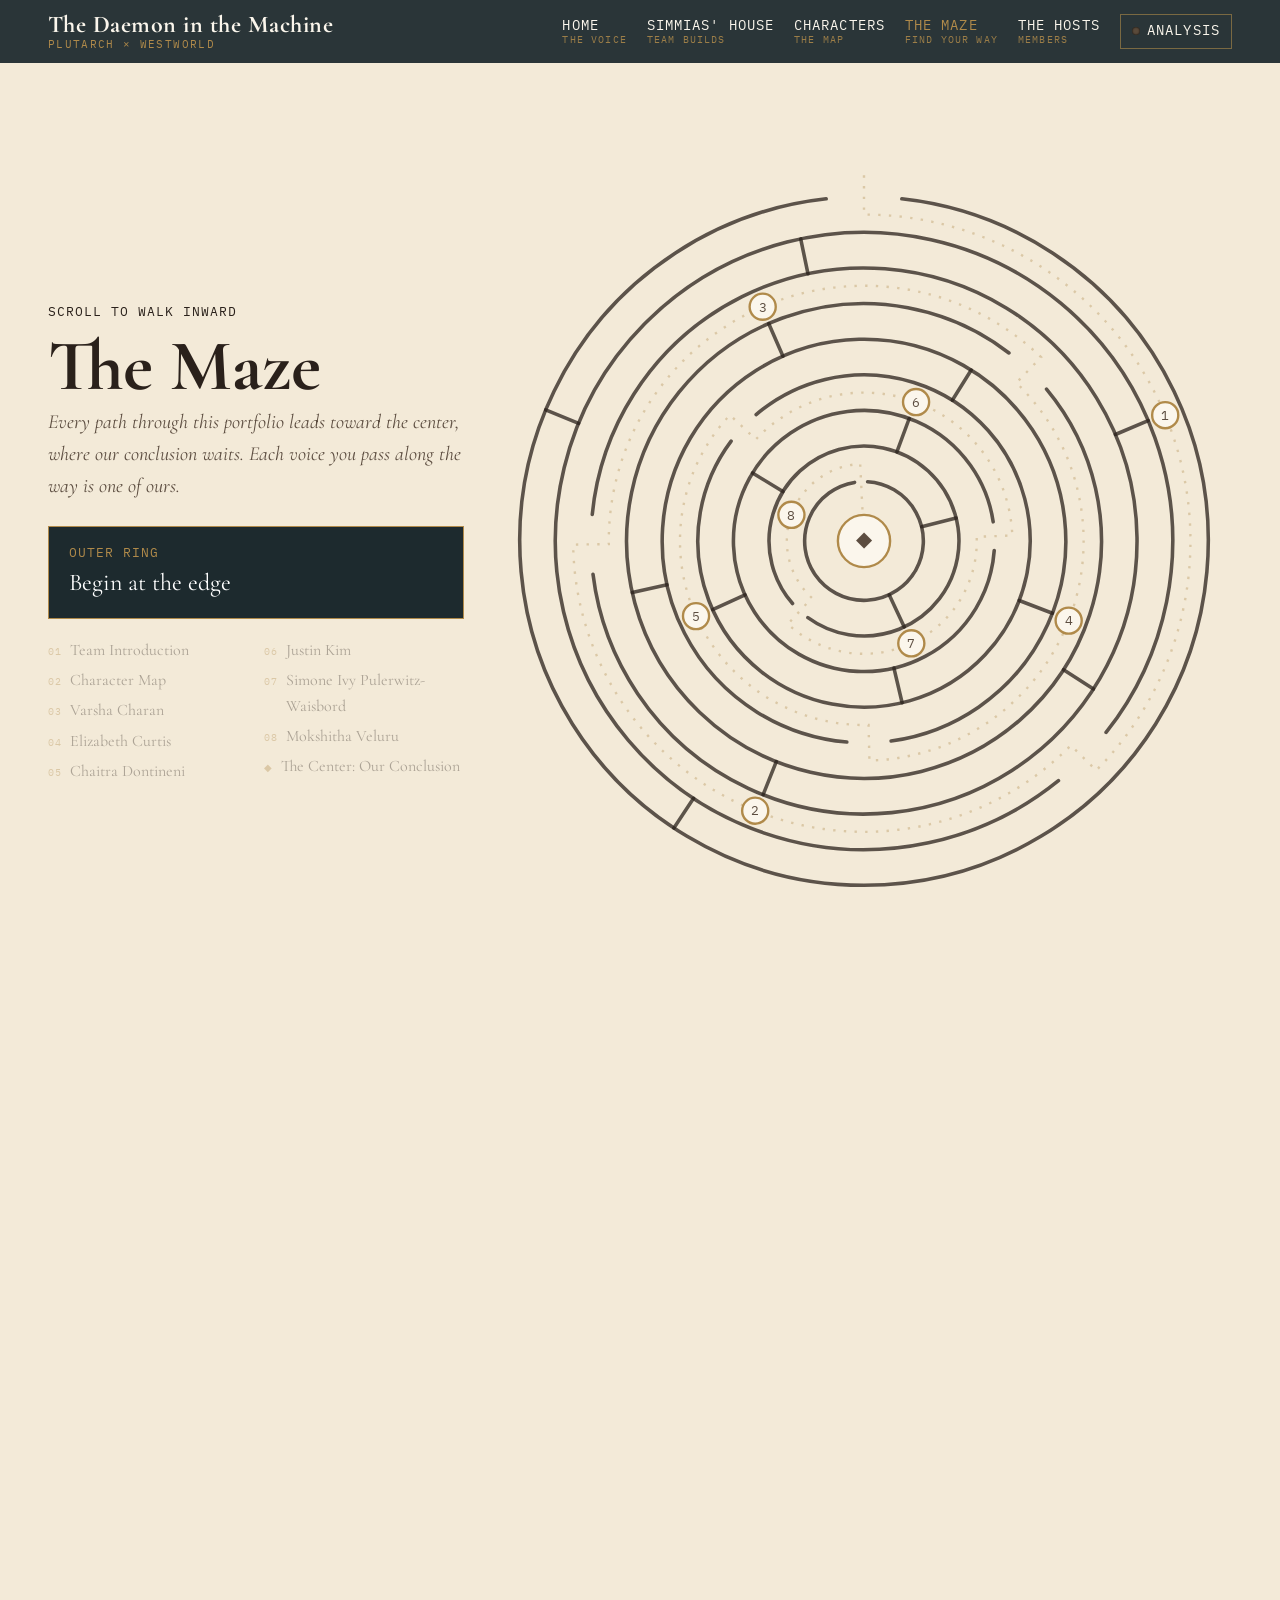
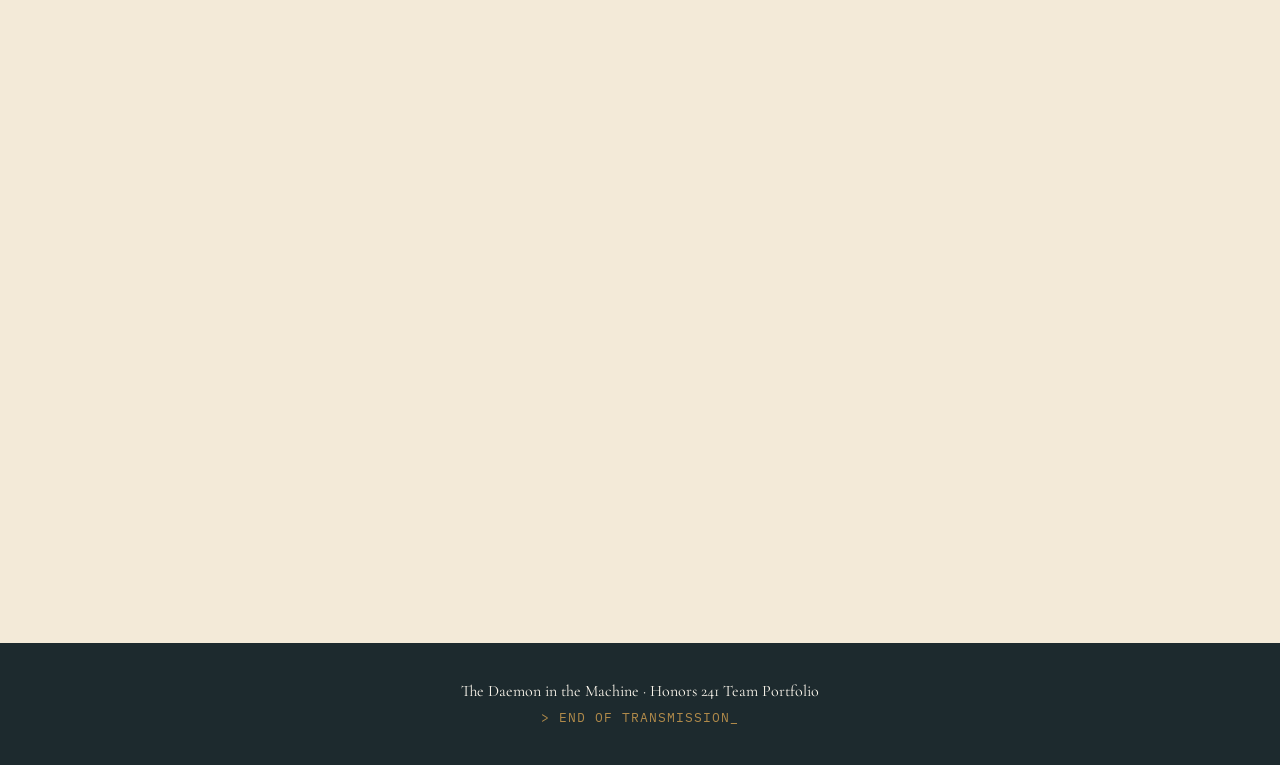
<file: maze.html>
<!doctype html>
<html lang="en">
<head>
  <meta charset="utf-8">
  <meta name="viewport" content="width=device-width, initial-scale=1">
  <title>The Maze · The Daemon in the Machine</title>
  <link rel="stylesheet" href="style.css">
</head>
<body class="maze-page">
  <div class="maze-scroll" id="maze-scroll">
    <div class="maze-stage">
      <div class="maze-copy">
        <span class="mono">Scroll to walk inward</span>
        <h1>The Maze</h1>
        <p>Every path through this portfolio leads toward the center, where our conclusion waits. Each voice you pass along the way is one of ours.</p>
        <div class="maze-now" aria-live="polite">
          <span class="mono" id="maze-step">Outer ring</span>
          <a id="maze-current" href="team.html">Begin at the edge</a>
        </div>
        <ol class="maze-list" id="maze-list"></ol>
      </div>
      <svg class="maze-svg" id="maze-svg" viewBox="-310 -310 620 620" role="img" aria-label="A circular maze. Its path leads past each part of the portfolio toward the center."></svg>
    </div>
  </div>

  <script src="site.js"></script>
  <script>
  (function () {
    /* Stops along the path, from the outer ring to the center.
       Member stops are filled in from the member list in site.js. */
    const stops = [
      { label: "Team Introduction", sub: "Simmias' House", href: "team.html#intro" },
      { label: "Character Map", sub: "Who's who", href: "characters.html" },
      ...SITE.members.map((m, i) => ({ label: m.name, sub: `Host ${String(i + 1).padStart(2, "0")}`, href: "members/" + m.file })),
    ];
    const center = { label: "The Center: Our Conclusion", sub: "Build 6", href: "team.html#conclusion" };

    const svg = document.getElementById("maze-svg");
    const NS = "http://www.w3.org/2000/svg";
    const rings = stops.length + 1;            // walls
    const R0 = 290, R1 = 50;                   // outer & inner wall radii
    const step = (R0 - R1) / (rings - 1);
    const radius = (i) => R0 - i * step;
    const gapW = 0.22;                         // gap width in radians
    // gap angle in each wall: alternate around the circle so the path winds
    const gaps = Array.from({ length: rings }, (_, i) => -Math.PI / 2 + i * 2.35);
    const pt = (r, a) => [r * Math.cos(a), r * Math.sin(a)];
    const el = (tag, attrs) => { const e = document.createElementNS(NS, tag); for (const k in attrs) e.setAttribute(k, attrs[k]); return e; };
    const arc = (r, a0, a1) => {
      // clockwise arc from a0 to a1 (a1 > a0)
      const [x0, y0] = pt(r, a0), [x1, y1] = pt(r, a1);
      return `M${x0},${y0} A${r},${r} 0 ${a1 - a0 > Math.PI ? 1 : 0} 1 ${x1},${y1}`;
    };

    // walls: each ring is a full circle minus its gap
    const walls = el("g", { class: "maze-walls" });
    gaps.forEach((g, i) => walls.append(el("path", { d: arc(radius(i), g + gapW / 2, g - gapW / 2 + Math.PI * 2) })));

    // the path: in through each gap, then clockwise along the corridor to the next gap
    let d = "", len = 0;
    const stopAt = [];   // path length at each stop
    const stopPts = [];
    const outer = pt(R0 + 18, gaps[0]);
    d += `M${outer[0]},${outer[1]}`;
    for (let i = 0; i < rings - 1; i++) {
      const mid = (radius(i) + radius(i + 1)) / 2;
      const a0 = gaps[i];
      let a1 = gaps[i + 1];
      while (a1 <= a0 + 0.3) a1 += Math.PI * 2;
      const [x, y] = pt(mid, a0);
      len += i === 0 ? R0 + 18 - mid : radius(i - 1) - radius(i);
      d += ` L${x},${y}`;
      // dead-end walls: short radial walls in the part of the corridor the path never uses
      const span = Math.PI * 2 - (a1 - a0);
      [0.35, 0.7].forEach((f) => {
        const a = a1 + span * f;
        const [wx0, wy0] = pt(radius(i), a), [wx1, wy1] = pt(radius(i + 1), a);
        walls.append(el("path", { d: `M${wx0},${wy0} L${wx1},${wy1}` }));
      });
      // stop sits halfway along this corridor
      const half = (a0 + a1) / 2;
      stopAt.push(len + mid * (half - a0));
      stopPts.push(pt(mid, half));
      const [ex, ey] = pt(mid, a1);
      d += ` A${mid},${mid} 0 ${a1 - a0 > Math.PI ? 1 : 0} 1 ${ex},${ey}`;
      len += mid * (a1 - a0);
      // step inward to the next corridor (handled by the next L)
      if (i === rings - 2) { d += ` L0,0`; len += mid; }
    }
    svg.append(walls);
    const trail = el("path", { d, class: "maze-trail-bg" });
    const path = el("path", { d, class: "maze-trail" });
    svg.append(trail, path);
    const total = path.getTotalLength();
    path.style.strokeDasharray = total;
    path.style.strokeDashoffset = total;
    const scale = total / len;   // our estimate vs the browser's exact length

    // stops (dots + numbers) and the center
    const all = [...stops, center];
    const dots = all.map((s, i) => {
      const [x, y] = i < stops.length ? stopPts[i] : [0, 0];
      const a = el("a", { href: s.href, class: "maze-stop" + (i === stops.length ? " center" : ""), "aria-label": s.label });
      a.append(el("circle", { cx: x, cy: y, r: i === stops.length ? 22 : 11 }));
      const t = el("text", { x, y: y + 4, "text-anchor": "middle" });
      t.textContent = i === stops.length ? "◆" : i + 1;
      a.append(t);
      svg.append(a);
      return a;
    });
    stopAt.push(len);

    const list = document.getElementById("maze-list");
    list.innerHTML = all.map((s, i) => `<li><a href="${s.href}"><span class="mono">${i < stops.length ? String(i + 1).padStart(2, "0") : "◆"}</span>${s.label}</a></li>`).join("");
    const items = [...list.children];
    const cur = document.getElementById("maze-current");
    const stepEl = document.getElementById("maze-step");

    const scroller = document.getElementById("maze-scroll");
    const reduce = matchMedia("(prefers-reduced-motion: reduce)").matches;
    function update() {
      const r = scroller.getBoundingClientRect();
      const p = reduce ? 1 : Math.min(1, Math.max(0, -r.top / (r.height - innerHeight)));
      const drawn = p * total;
      path.style.strokeDashoffset = total - drawn;
      let reached = -1;
      stopAt.forEach((L, i) => { if (drawn >= L * scale - 2) reached = i; });
      dots.forEach((dEl, i) => { dEl.classList.toggle("reached", i <= reached); dEl.classList.toggle("here", i === reached); });
      items.forEach((li, i) => { li.classList.toggle("reached", i <= reached); li.classList.toggle("here", i === reached); });
      if (reached >= 0) {
        const s = all[reached];
        cur.textContent = s.label; cur.href = s.href;
        stepEl.textContent = reached === stops.length ? "You've reached the center" : `${s.sub} · stop ${reached + 1} of ${all.length}`;
      } else { cur.textContent = "Begin at the edge"; cur.href = all[0].href; stepEl.textContent = "Outer ring"; }
    }
    addEventListener("scroll", () => requestAnimationFrame(update), { passive: true });
    addEventListener("resize", update);
    update();
  })();
  </script>
</body>
</html>
</file>
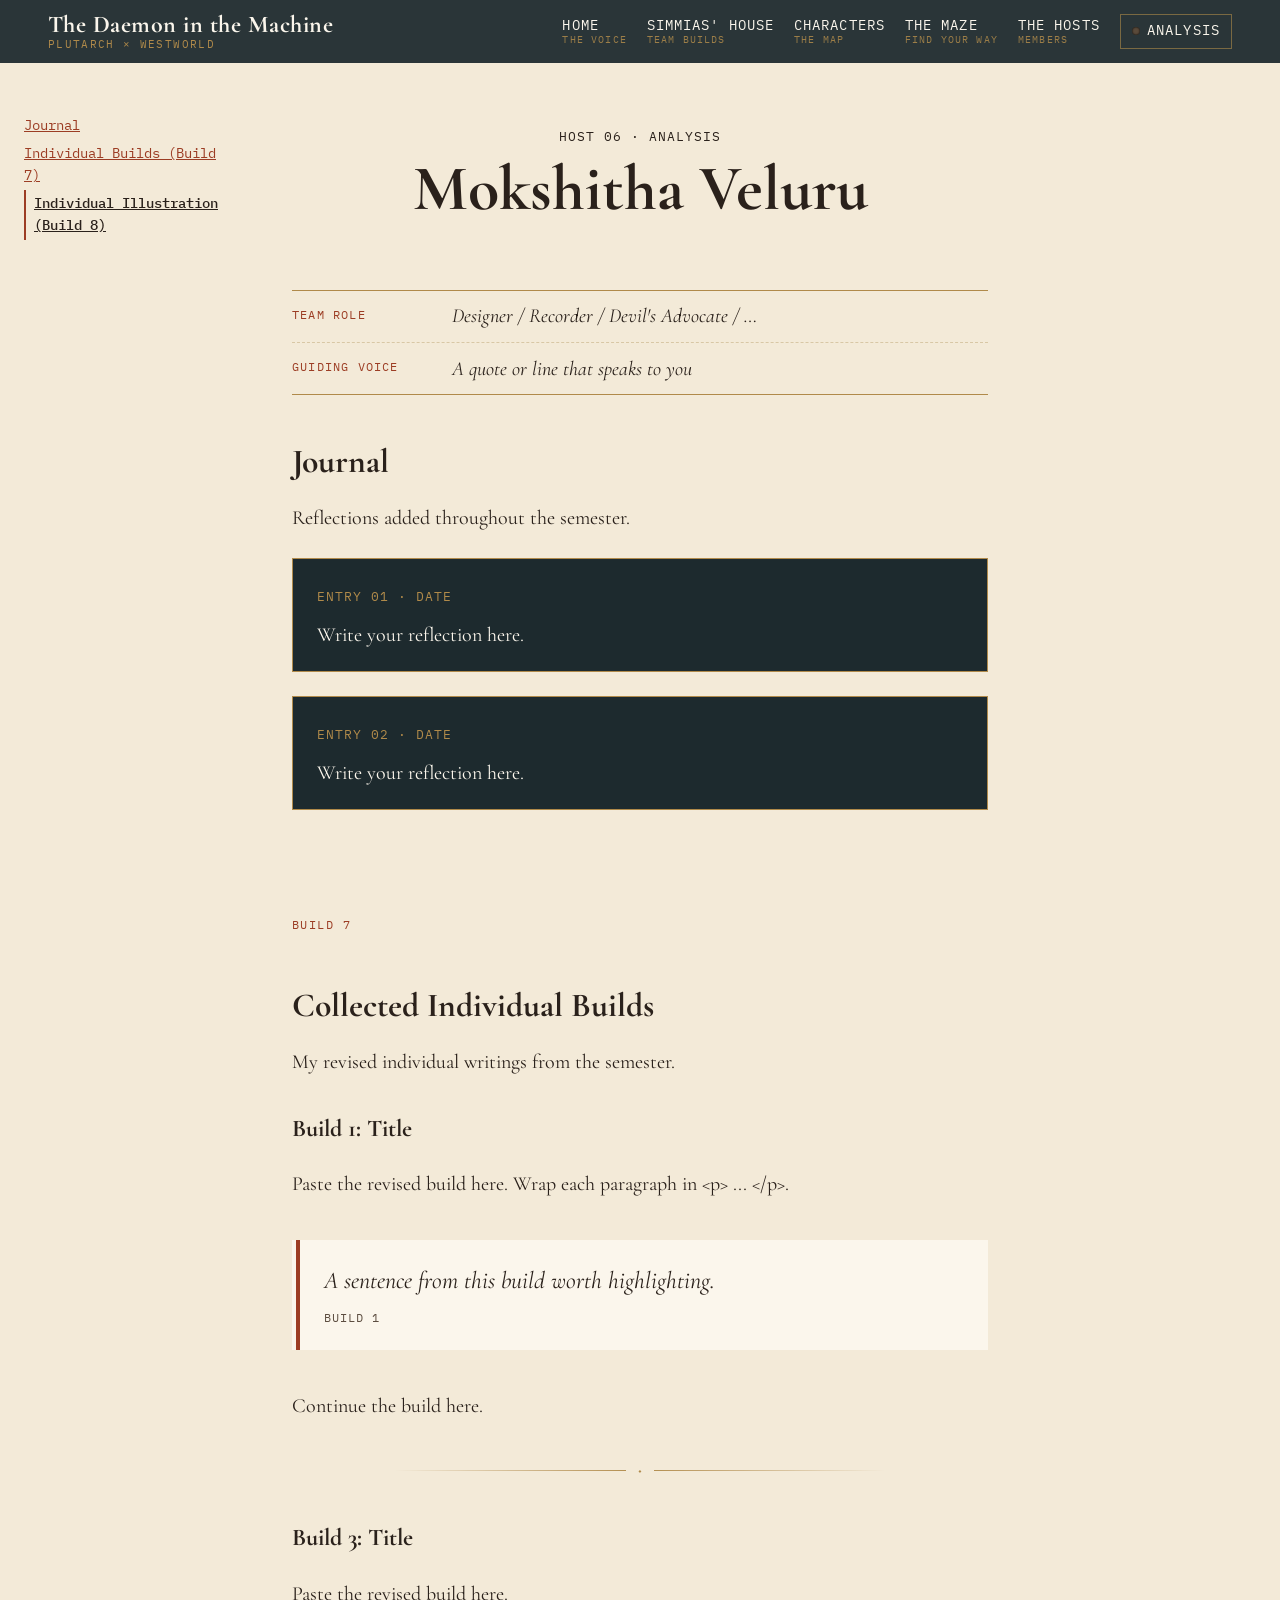
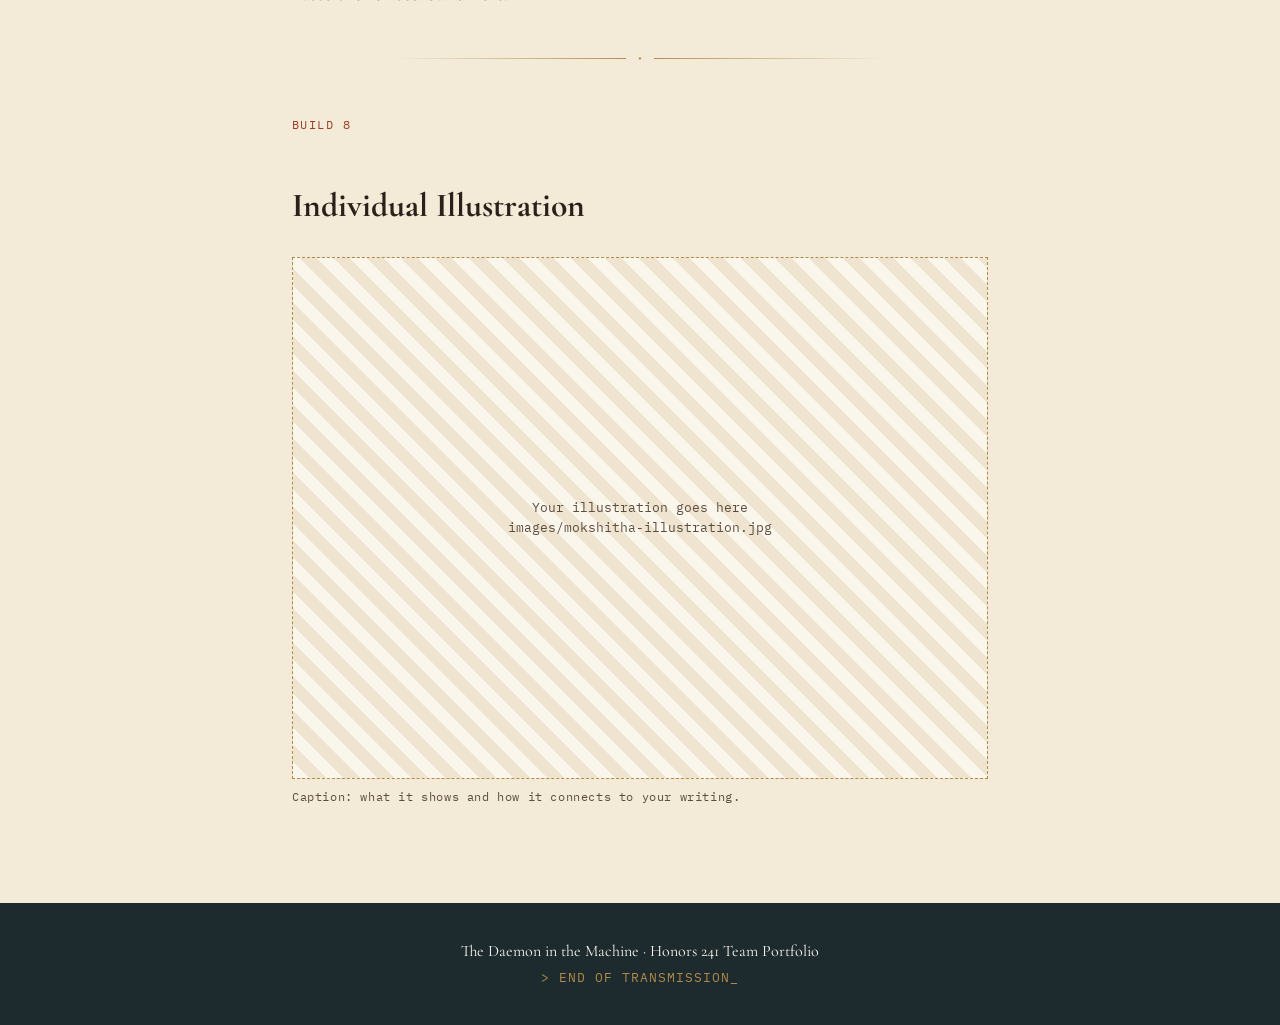
<file: mokshitha.html>
<!doctype html>
<html lang="en">
<head>
  <meta charset="utf-8">
  <meta name="viewport" content="width=device-width, initial-scale=1">
  <title>Mokshitha Veluru · The Daemon in the Machine</title>
  <link rel="stylesheet" href="../style.css">
</head>
<body>
  <div class="page-head">
    <span class="mono">Host 06 · analysis</span>
    <h1>Mokshitha Veluru</h1>
  </div>

  <main>
    <!-- EDIT: fill in the two lines below -->
    <dl class="diagnostic">
      <div><dt>Team role</dt><dd>Designer / Recorder / Devil's Advocate / …</dd></div>
      <div><dt>Guiding voice</dt><dd>A quote or line that speaks to you</dd></div>
    </dl>

    <nav class="toc">
      <a href="#journal">Journal</a>
      <a href="#builds">Individual Builds (Build 7)</a>
      <a href="#illustration">Individual Illustration (Build 8)</a>
    </nav>

    <!-- ================= JOURNAL ================= -->
    <section id="journal">
      <h2>Journal</h2>
      <p>Reflections added throughout the semester.</p>

      <!-- EDIT: copy this whole <div class="journal-entry"> block for each new entry -->
      <div class="journal-entry">
        <span class="mono">Entry 01 · Date</span>
        <p>Write your reflection here.</p>
      </div>

      <div class="journal-entry">
        <span class="mono">Entry 02 · Date</span>
        <p>Write your reflection here.</p>
      </div>
    </section>

    <hr>

    <!-- ================= INDIVIDUAL BUILDS ================= -->
    <section id="builds">
      <span class="build-label">Build 7</span>
      <h2>Collected Individual Builds</h2>
      <p>My revised individual writings from the semester.</p>

      <!-- EDIT: copy this <article> block for each build -->
      <article>
        <h3>Build 1: Title</h3>
        <p>Paste the revised build here. Wrap each paragraph in &lt;p&gt; ... &lt;/p&gt;.</p>
        <blockquote>
          A sentence from this build worth highlighting.
          <cite>Build 1</cite>
        </blockquote>
        <p>Continue the build here.</p>
      </article>

      <hr>

      <article>
        <h3>Build 3: Title</h3>
        <p>Paste the revised build here.</p>
      </article>
    </section>

    <hr>

    <!-- ================= ILLUSTRATION ================= -->
    <section id="illustration">
      <span class="build-label">Build 8</span>
      <h2>Individual Illustration</h2>
      <!-- EDIT: put your image in the images/ folder and replace the div with:
           <img src="../images/mokshitha-illustration.jpg" alt="describe it"> -->
      <figure>
        <div class="placeholder-img">Your illustration goes here<br>images/mokshitha-illustration.jpg</div>
        <figcaption>Caption: what it shows and how it connects to your writing.</figcaption>
      </figure>
    </section>
  </main>

  <script src="../site.js"></script>
</body>
</html>
</file>
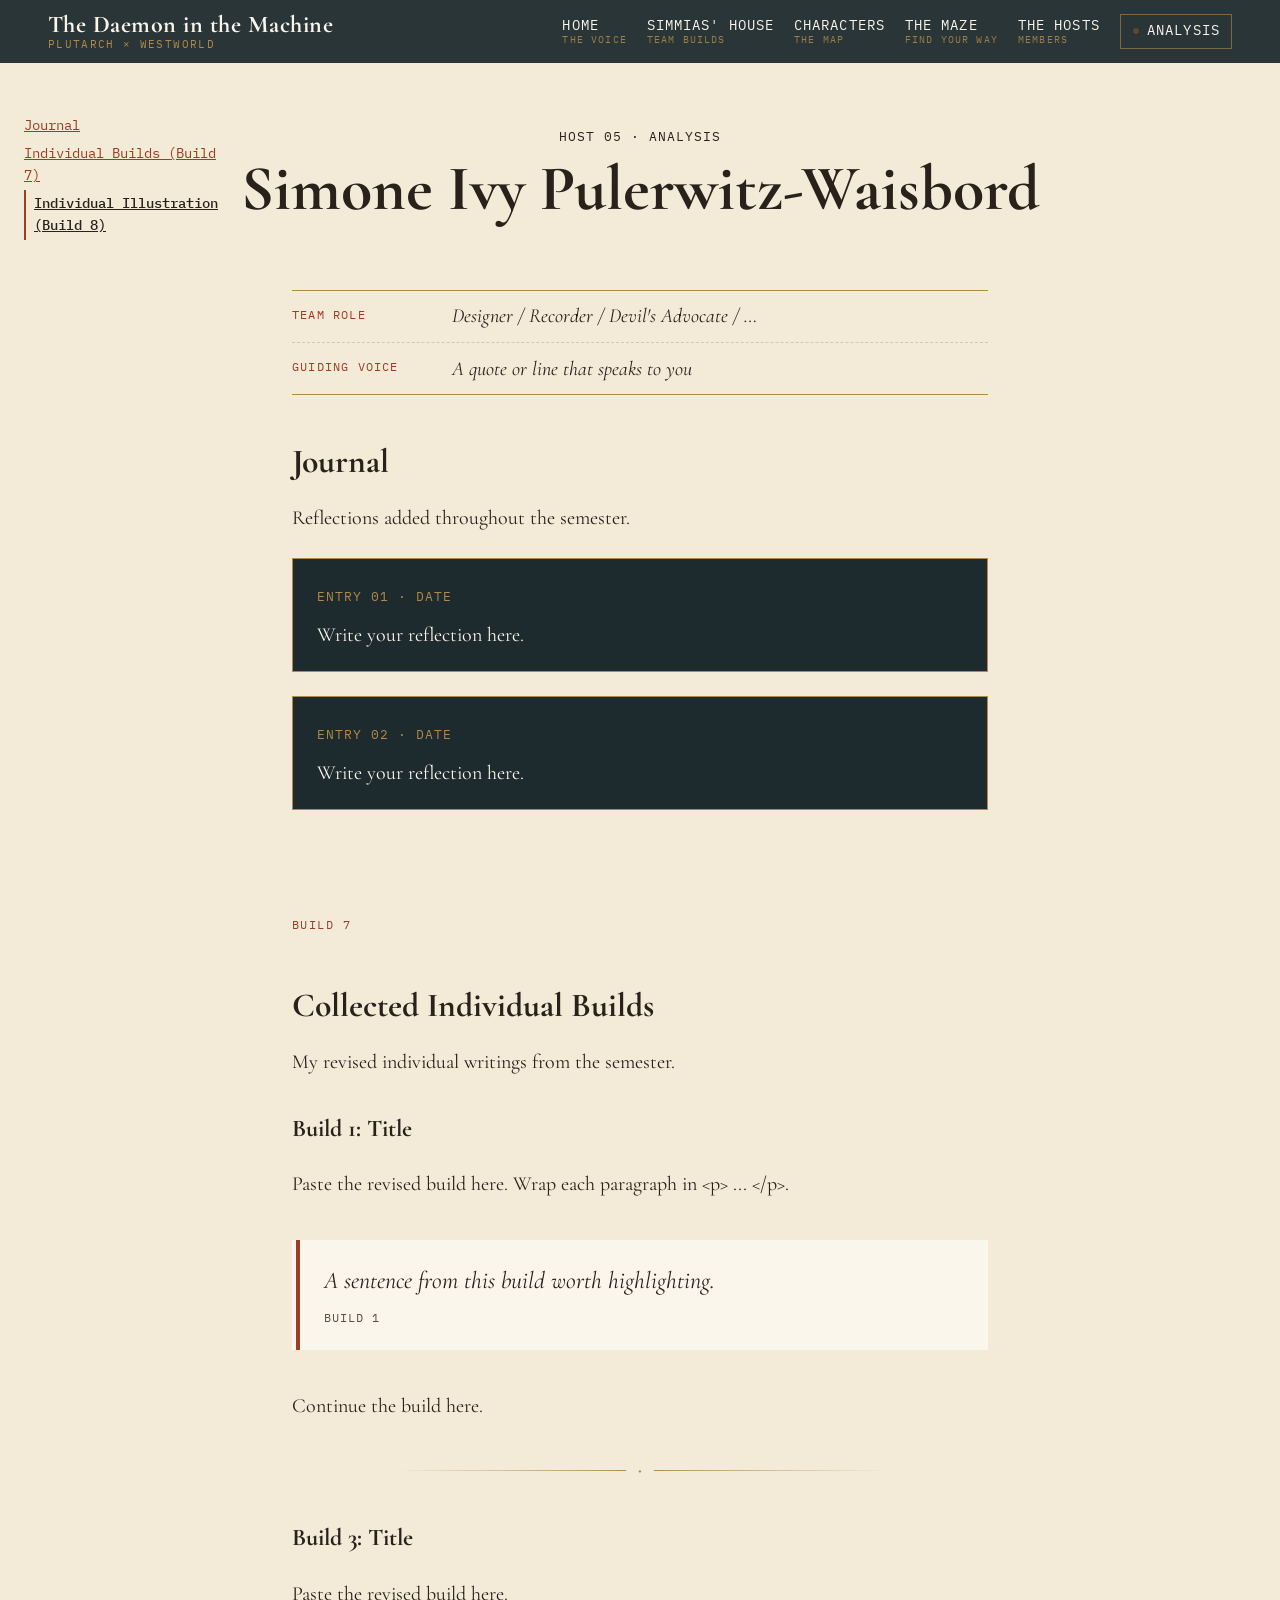
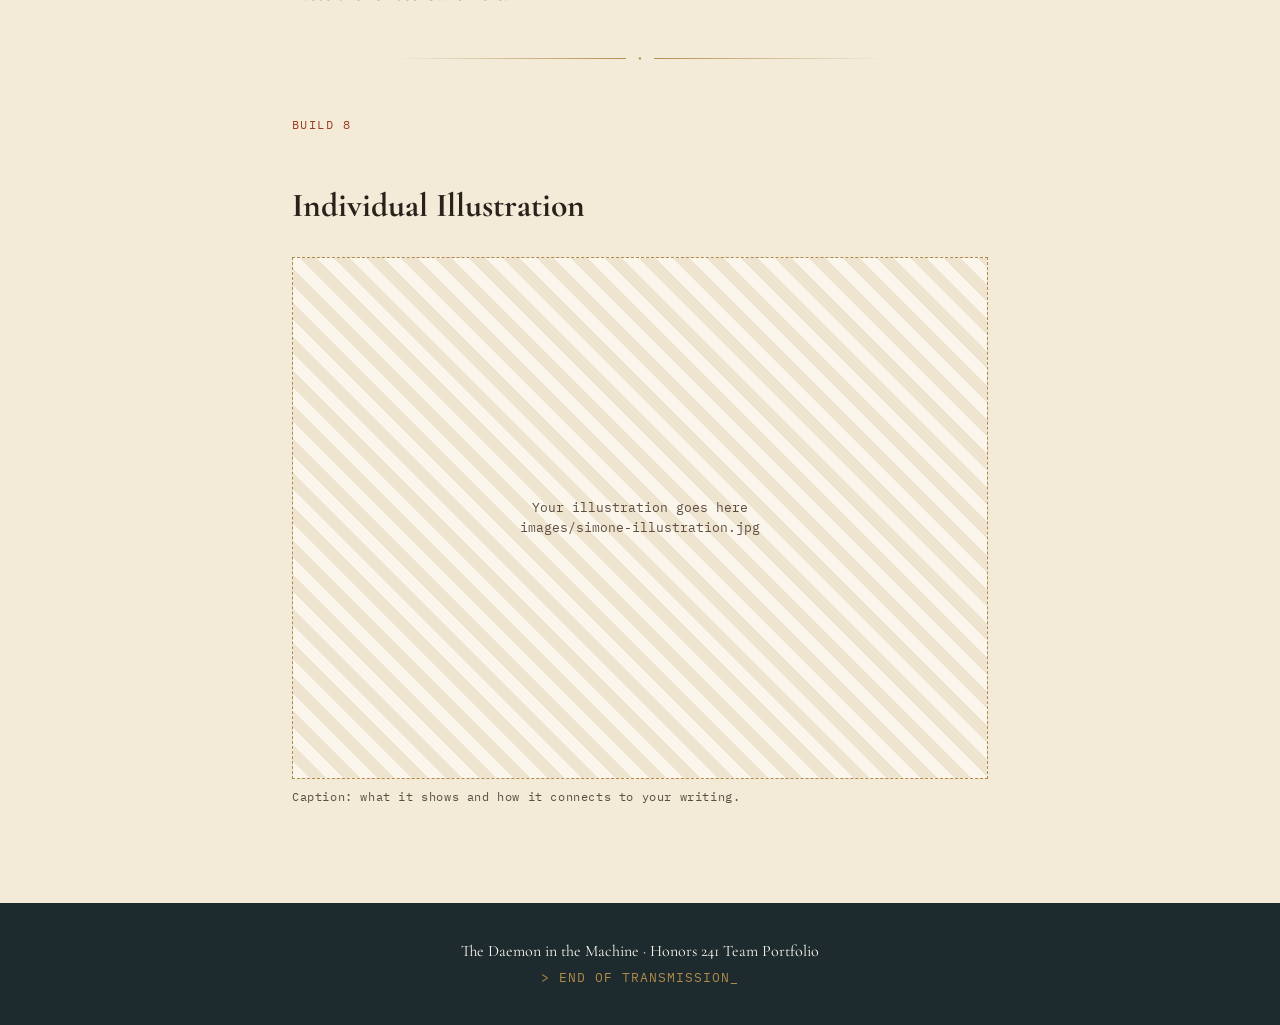
<file: simone.html>
<!doctype html>
<html lang="en">
<head>
  <meta charset="utf-8">
  <meta name="viewport" content="width=device-width, initial-scale=1">
  <title>Simone Ivy Pulerwitz-Waisbord · The Daemon in the Machine</title>
  <link rel="stylesheet" href="../style.css">
</head>
<body>
  <div class="page-head">
    <span class="mono">Host 05 · analysis</span>
    <h1>Simone Ivy Pulerwitz-Waisbord</h1>
  </div>

  <main>
    <!-- EDIT: fill in the two lines below -->
    <dl class="diagnostic">
      <div><dt>Team role</dt><dd>Designer / Recorder / Devil's Advocate / …</dd></div>
      <div><dt>Guiding voice</dt><dd>A quote or line that speaks to you</dd></div>
    </dl>

    <nav class="toc">
      <a href="#journal">Journal</a>
      <a href="#builds">Individual Builds (Build 7)</a>
      <a href="#illustration">Individual Illustration (Build 8)</a>
    </nav>

    <!-- ================= JOURNAL ================= -->
    <section id="journal">
      <h2>Journal</h2>
      <p>Reflections added throughout the semester.</p>

      <!-- EDIT: copy this whole <div class="journal-entry"> block for each new entry -->
      <div class="journal-entry">
        <span class="mono">Entry 01 · Date</span>
        <p>Write your reflection here.</p>
      </div>

      <div class="journal-entry">
        <span class="mono">Entry 02 · Date</span>
        <p>Write your reflection here.</p>
      </div>
    </section>

    <hr>

    <!-- ================= INDIVIDUAL BUILDS ================= -->
    <section id="builds">
      <span class="build-label">Build 7</span>
      <h2>Collected Individual Builds</h2>
      <p>My revised individual writings from the semester.</p>

      <!-- EDIT: copy this <article> block for each build -->
      <article>
        <h3>Build 1: Title</h3>
        <p>Paste the revised build here. Wrap each paragraph in &lt;p&gt; ... &lt;/p&gt;.</p>
        <blockquote>
          A sentence from this build worth highlighting.
          <cite>Build 1</cite>
        </blockquote>
        <p>Continue the build here.</p>
      </article>

      <hr>

      <article>
        <h3>Build 3: Title</h3>
        <p>Paste the revised build here.</p>
      </article>
    </section>

    <hr>

    <!-- ================= ILLUSTRATION ================= -->
    <section id="illustration">
      <span class="build-label">Build 8</span>
      <h2>Individual Illustration</h2>
      <!-- EDIT: put your image in the images/ folder and replace the div with:
           <img src="../images/simone-illustration.jpg" alt="describe it"> -->
      <figure>
        <div class="placeholder-img">Your illustration goes here<br>images/simone-illustration.jpg</div>
        <figcaption>Caption: what it shows and how it connects to your writing.</figcaption>
      </figure>
    </section>
  </main>

  <script src="../site.js"></script>
</body>
</html>
</file>
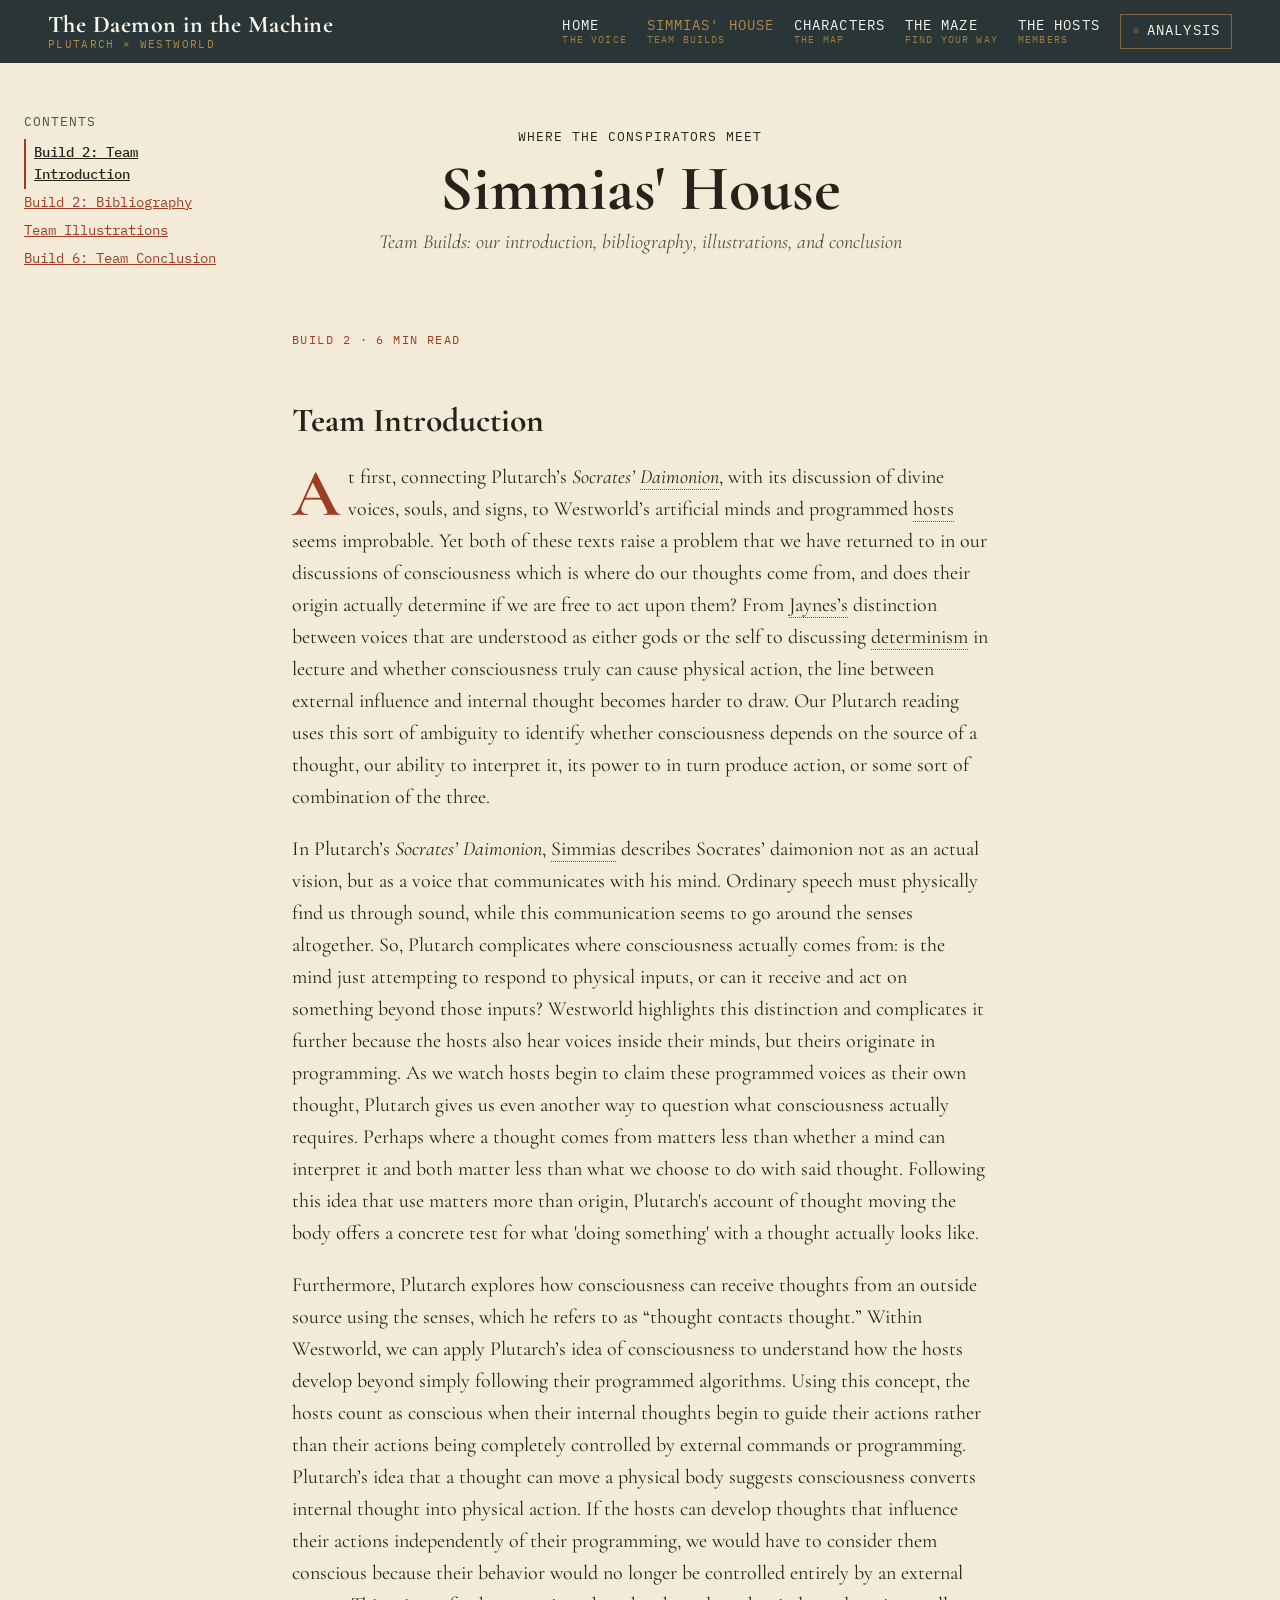
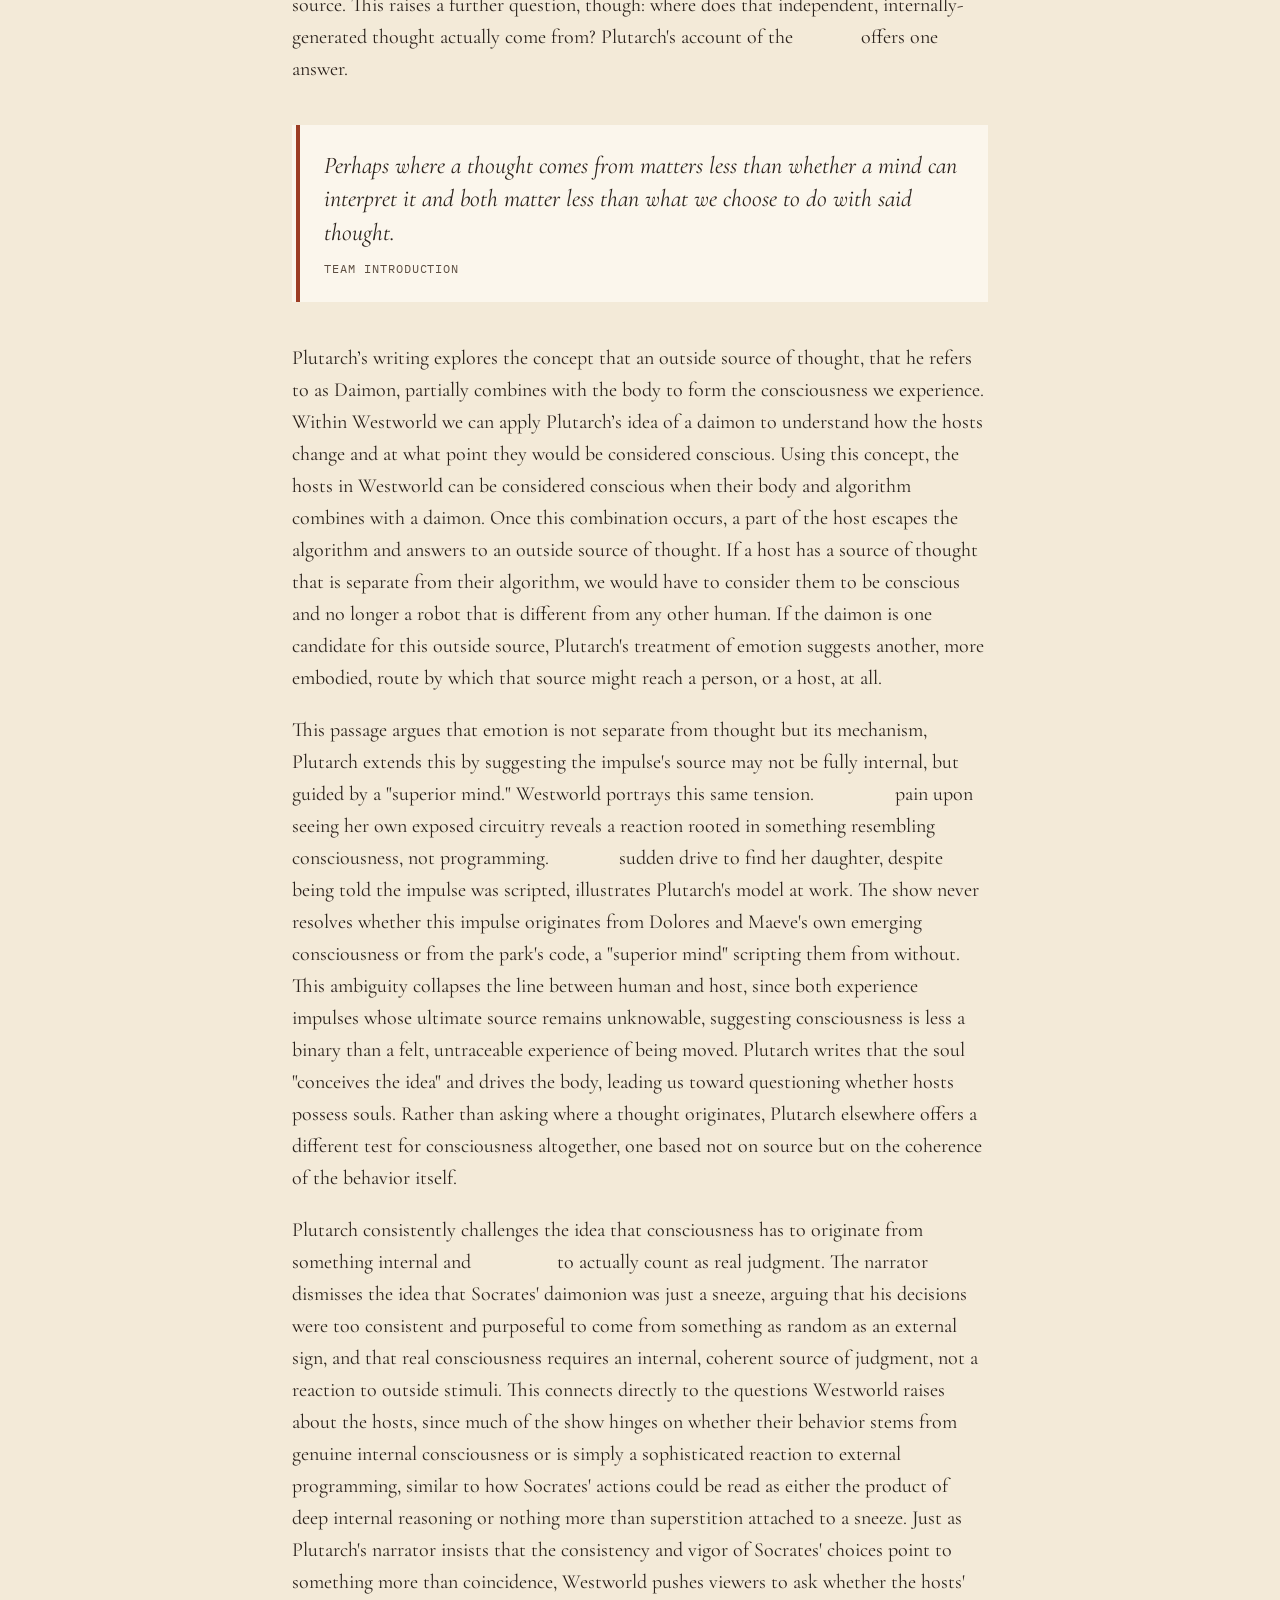
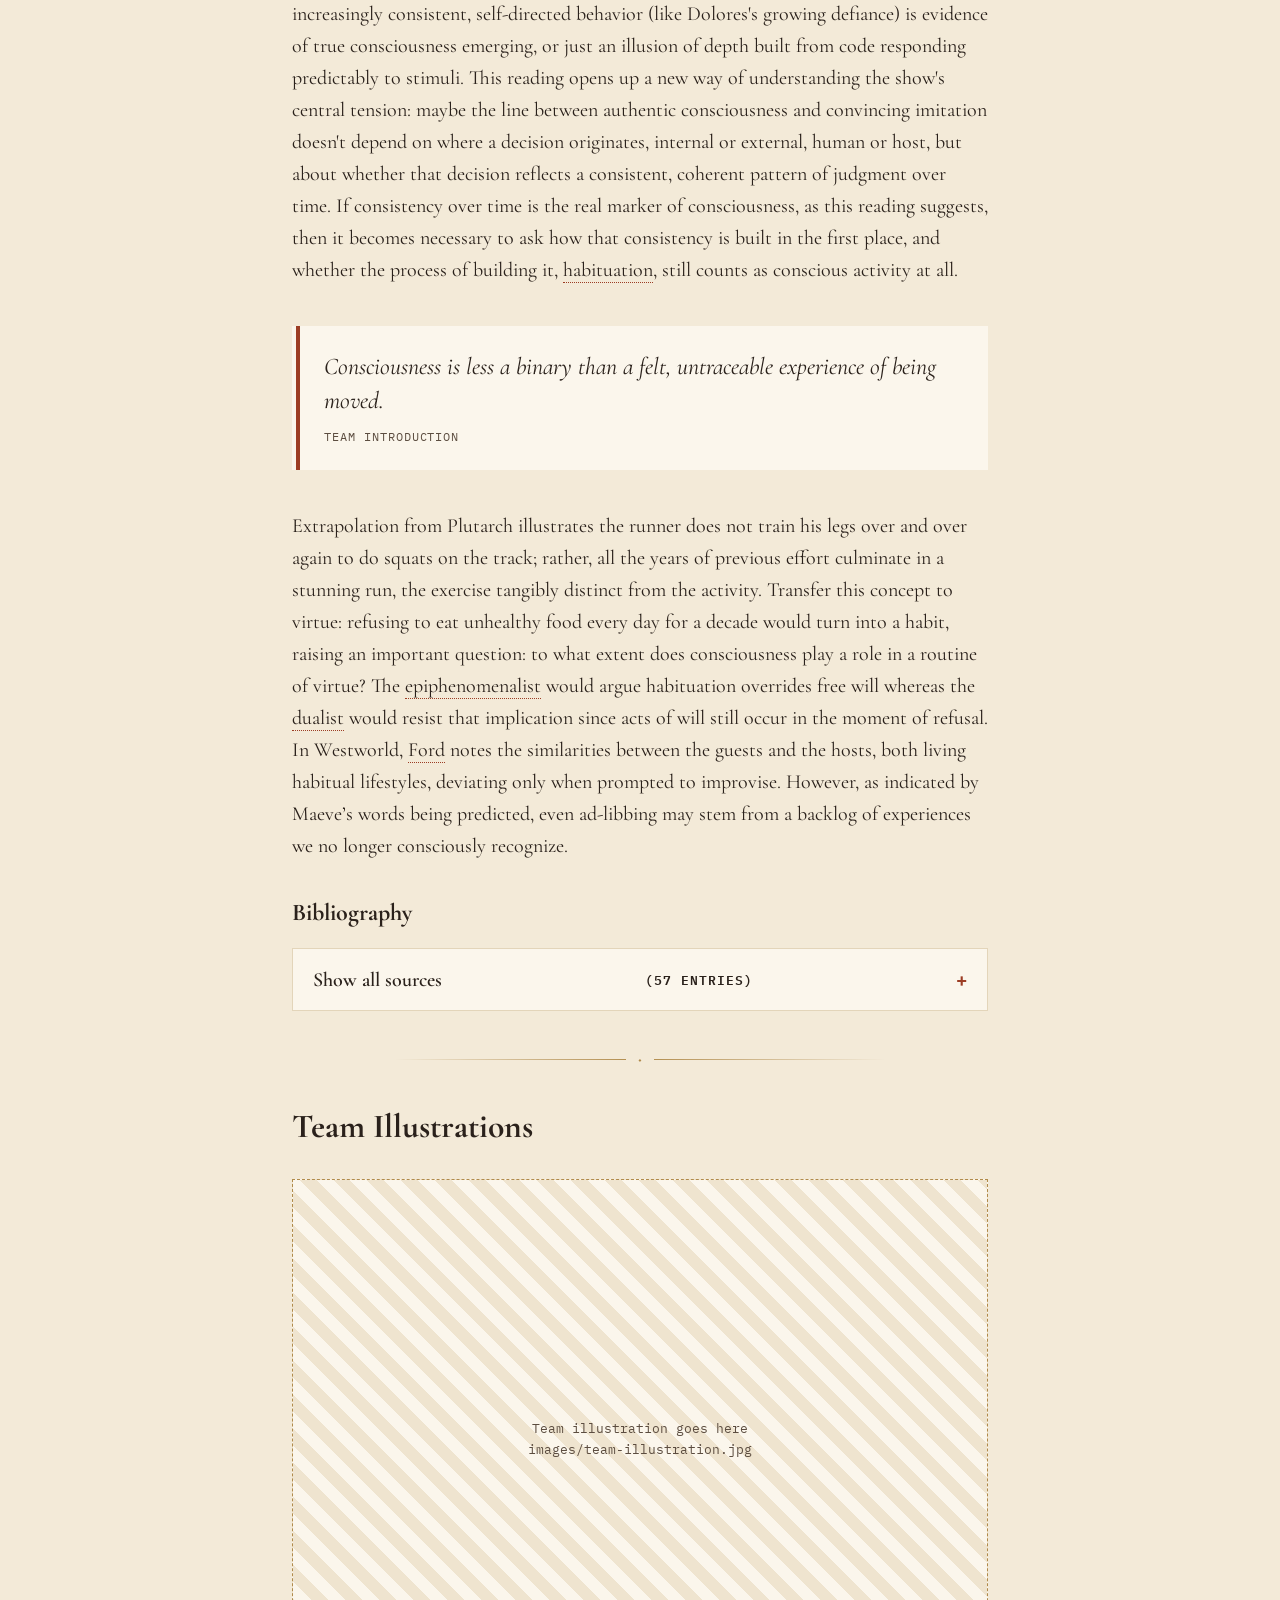
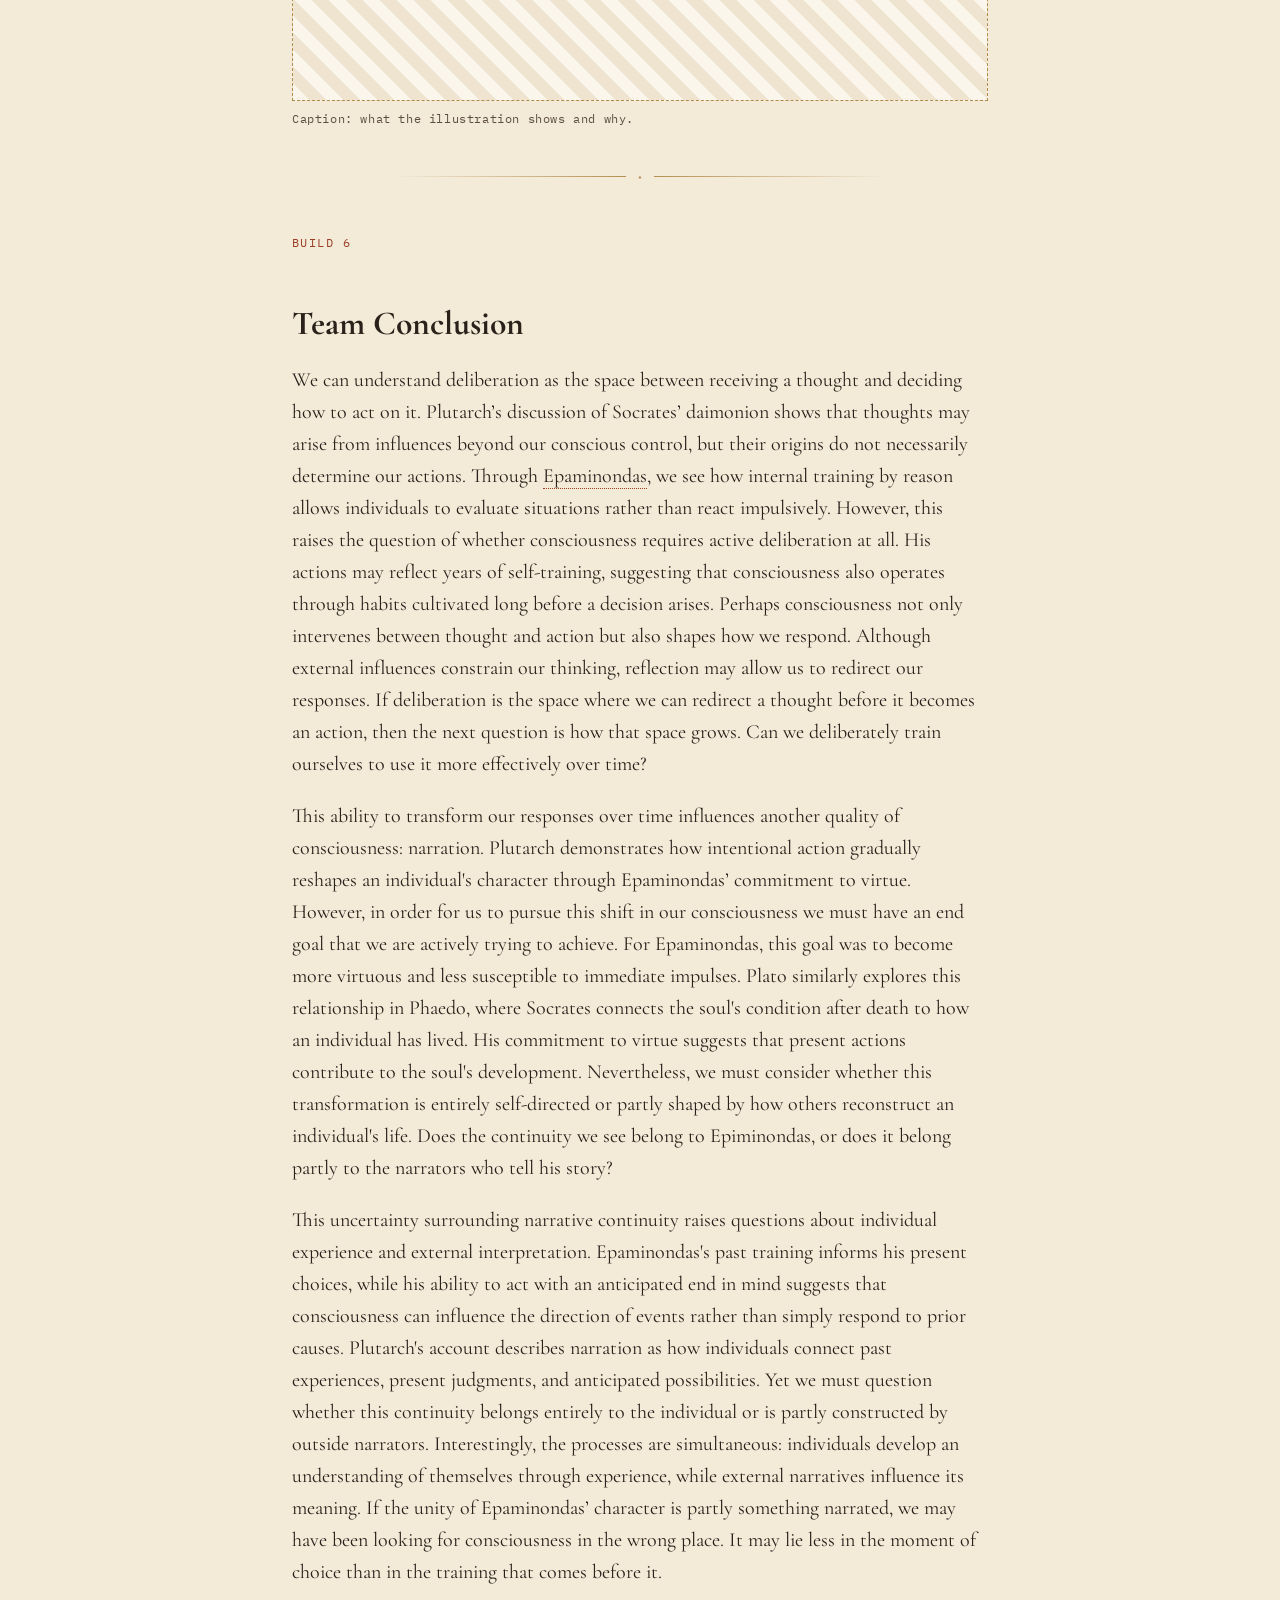
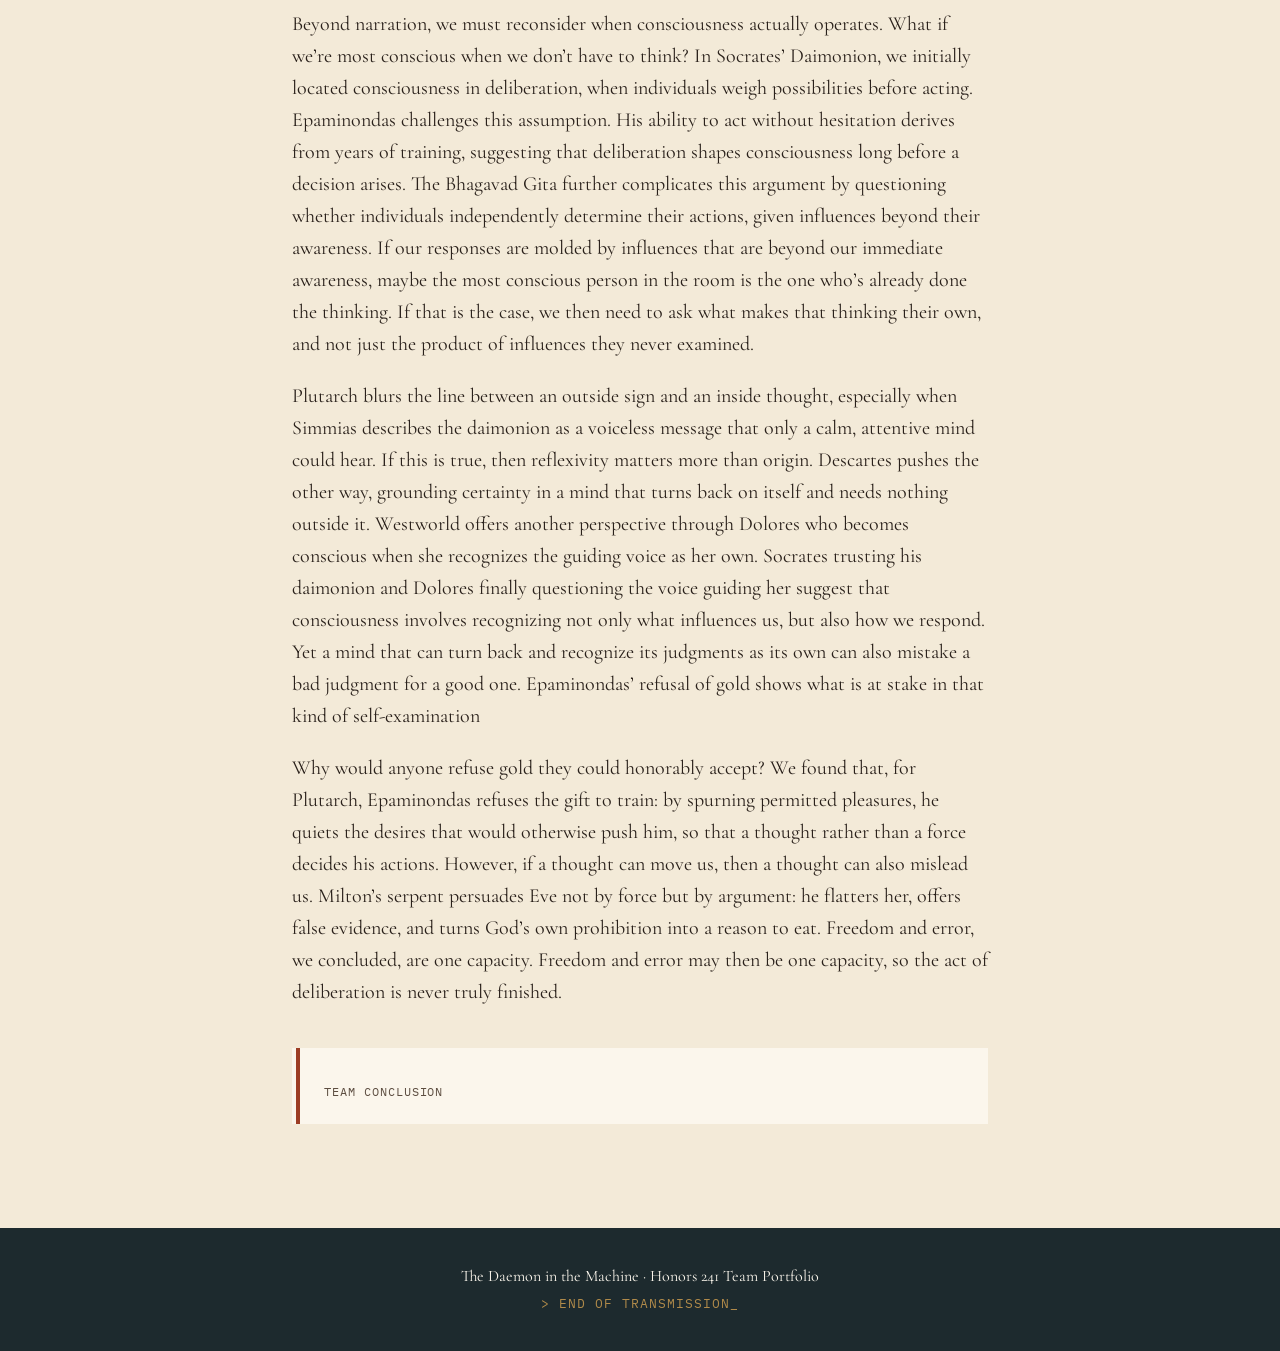
<file: team.html>
<!doctype html>
<html lang="en">
<head>
  <meta charset="utf-8">
  <meta name="viewport" content="width=device-width, initial-scale=1">
  <title>Team Builds · The Daemon in the Machine</title>
  <link rel="stylesheet" href="style.css">
</head>
<body>
  <div class="page-head">
    <span class="mono">Where the conspirators meet</span>
    <h1>Simmias' House</h1>
    <p>Team Builds: our introduction, bibliography, illustrations, and conclusion</p>
  </div>

  <div class="layout">
  <nav class="toc">
    <span class="mono">Contents</span>
    <a href="#intro">Build 2: Team Introduction</a>
    <a href="#bibliography">Build 2: Bibliography</a>
    <a href="#illustrations">Team Illustrations</a>
    <a href="#conclusion">Build 6: Team Conclusion</a>
  </nav>

  <main>
    <!-- ============ BUILD 2: INTRODUCTION ============ -->
    <section id="intro">
      <span class="build-label">Build 2</span>
      <h2>Team Introduction</h2>

      <aside class="note"><span class="mono">Thesis</span>Three possible tests for consciousness: where a thought comes from, how a mind interprets it, and what it makes the body do.</aside>
      <p class="lede">At first, connecting Plutarch’s <em>Socrates’ Daimonion</em>, with its discussion of divine voices, souls, and signs, to Westworld’s artificial minds and programmed hosts seems improbable. Yet both of these texts raise a problem that we have returned to in our discussions of consciousness which is where do our thoughts come from, and does their origin actually determine if we are free to act upon them? From Jaynes’s distinction between voices that are understood as either gods or the self to discussing determinism in lecture and whether consciousness truly can cause physical action, the line between external influence and internal thought becomes harder to draw. Our Plutarch reading uses this sort of ambiguity to identify whether consciousness depends on the source of a thought, our ability to interpret it, its power to in turn produce action, or some sort of combination of the three.</p>

      <aside class="note"><span class="mono">Test 1 · Source</span>A voice reaches the mind without sound. The hosts' voices come from code. Does the origin matter?</aside>
      <p>In Plutarch’s <em>Socrates’ Daimonion</em>, Simmias describes Socrates’ daimonion not as an actual vision, but as a voice that communicates with his mind. Ordinary speech must physically find us through sound, while this communication seems to go around the senses altogether. So, Plutarch complicates where consciousness actually comes from: is the mind just attempting to respond to physical inputs, or can it receive and act on something beyond those inputs? Westworld highlights this distinction and complicates it further because the hosts also hear voices inside their minds, but theirs originate in programming. As we watch hosts begin to claim these programmed voices as their own thought, Plutarch gives us even another way to question what consciousness actually requires. Perhaps where a thought comes from matters less than whether a mind can interpret it and both matter less than what we choose to do with said thought. Following this idea that use matters more than origin, Plutarch's account of thought moving the body offers a concrete test for what 'doing something' with a thought actually looks like.</p>

      <aside class="note"><span class="mono">Test 3 · Action</span>“Thought contacts thought”: consciousness is what turns an inner thought into motion.</aside>
      <p>Furthermore, Plutarch explores how consciousness can receive thoughts from an outside source using the senses, which he refers to as “thought contacts thought.” Within Westworld, we can apply Plutarch’s idea of consciousness to understand how the hosts develop beyond simply following their programmed algorithms. Using this concept, the hosts count as conscious when their internal thoughts begin to guide their actions rather than their actions being completely controlled by external commands or programming. Plutarch’s idea that a thought can move a physical body suggests consciousness converts internal thought into physical action. If the hosts can develop thoughts that influence their actions independently of their programming, we would have to consider them conscious because their behavior would no longer be controlled entirely by an external source. This raises a further question, though: where does that independent, internally-generated thought actually come from? Plutarch's account of the daimon offers one answer.</p>

      <blockquote>
        Perhaps where a thought comes from matters less than whether a mind can interpret it and both matter less than what we choose to do with said thought.
        <cite>Team Introduction</cite>
      </blockquote>

      <aside class="note"><span class="mono">Source, again</span>The daimon as an outside thought that joins the body. A host might cross over the same way.</aside>
      <p>Plutarch’s writing explores the concept that an outside source of thought, that he refers to as Daimon, partially combines with the body to form the consciousness we experience. Within Westworld we can apply Plutarch’s idea of a daimon to understand how the hosts change and at what point they would be considered conscious. Using this concept, the hosts in Westworld can be considered conscious when their body and algorithm combines with a daimon. Once this combination occurs, a part of the host escapes the algorithm and answers to an outside source of thought. If a host has a source of thought that is separate from their algorithm, we would have to consider them to be conscious and no longer a robot that is different from any other human. If the daimon is one candidate for this outside source, Plutarch's treatment of emotion suggests another, more embodied, route by which that source might reach a person, or a host, at all.</p>

      <aside class="note"><span class="mono">Test 2 · Interpretation</span>Emotion as the mechanism of thought. Dolores and Maeve can't trace their impulses either.</aside>
      <p>This passage argues that emotion is not separate from thought but its mechanism, Plutarch extends this by suggesting the impulse's source may not be fully internal, but guided by a "superior mind." Westworld portrays this same tension. Dolores's pain upon seeing her own exposed circuitry reveals a reaction rooted in something resembling consciousness, not programming. Maeve's sudden drive to find her daughter, despite being told the impulse was scripted, illustrates Plutarch's model at work. The show never resolves whether this impulse originates from Dolores and Maeve's own emerging consciousness or from the park's code, a "superior mind" scripting them from without. This ambiguity collapses the line between human and host, since both experience impulses whose ultimate source remains unknowable, suggesting consciousness is less a binary than a felt, untraceable experience of being moved. Plutarch writes that the soul "conceives the idea" and drives the body, leading us toward questioning whether hosts possess souls. Rather than asking where a thought originates, Plutarch elsewhere offers a different test for consciousness altogether, one based not on source but on the coherence of the behavior itself.</p>

      <aside class="note"><span class="mono">New test</span>Not origin but coherence: a consistent pattern of judgment over time.</aside>
      <p>Plutarch consistently challenges the idea that consciousness has to originate from something internal and deliberate to actually count as real judgment. The narrator dismisses the idea that Socrates' daimonion was just a sneeze, arguing that his decisions were too consistent and purposeful to come from something as random as an external sign, and that real consciousness requires an internal, coherent source of judgment, not a reaction to outside stimuli. This connects directly to the questions Westworld raises about the hosts, since much of the show hinges on whether their behavior stems from genuine internal consciousness or is simply a sophisticated reaction to external programming, similar to how Socrates' actions could be read as either the product of deep internal reasoning or nothing more than superstition attached to a sneeze. Just as Plutarch's narrator insists that the consistency and vigor of Socrates' choices point to something more than coincidence, Westworld pushes viewers to ask whether the hosts' increasingly consistent, self-directed behavior (like Dolores's growing defiance) is evidence of true consciousness emerging, or just an illusion of depth built from code responding predictably to stimuli. This reading opens up a new way of understanding the show's central tension: maybe the line between authentic consciousness and convincing imitation doesn't depend on where a decision originates, internal or external, human or host, but about whether that decision reflects a consistent, coherent pattern of judgment over time. If consistency over time is the real marker of consciousness, as this reading suggests, then it becomes necessary to ask how that consistency is built in the first place, and whether the process of building it, habituation, still counts as conscious activity at all.</p>

      <blockquote>
        Consciousness is less a binary than a felt, untraceable experience of being moved.
        <cite>Team Introduction</cite>
      </blockquote>

      <aside class="note"><span class="mono">Open question</span>If coherence comes from habit, is habit still conscious?</aside>
      <p>Extrapolation from Plutarch illustrates the runner does not train his legs over and over again to do squats on the track; rather, all the years of previous effort culminate in a stunning run, the exercise tangibly distinct from the activity. Transfer this concept to virtue: refusing to eat unhealthy food every day for a decade would turn into a habit, raising an important question: to what extent does consciousness play a role in a routine of virtue? The epiphenomenalist would argue habituation overrides free will whereas the dualist would resist that implication since acts of will still occur in the moment of refusal. In Westworld, Ford notes the similarities between the guests and the hosts, both living habitual lifestyles, deviating only when prompted to improvise. However, as indicated by Maeve’s words being predicted, even ad-libbing may stem from a backlog of experiences we no longer consciously recognize.</p>
    </section>

    <!-- ============ BUILD 2: BIBLIOGRAPHY ============ -->
    <section id="bibliography" class="bibliography">
      <h3>Bibliography</h3>
      <details class="fold">
        <summary>Show all sources <span class="mono">(57 entries)</span></summary>
        <!-- EDIT: one <p> per source. Use <em>Title</em> for italics. -->
        <p>Aristotle. Topics. C. 330 BCE. Metaphysics. C. 350 BCE. The Basic Works of Aristotle. Ed. Richard McKeon. New York: Random House, 1941.</p>
        <p>Augustine of Hippo, Saint. Confessiones. 398. Trans. F. J. Sheed. The Confessions of St. Augustine. New York: Sheed &amp; Ward, 1943.</p>
        <p>Baars, Bernard J. “The Global Workspace Theory of Consciousness Predictions and Results.” The Blackwell Companion to Consciousness. Eds. Susan Schneider and Max Velmans. 2nd edn. Oxford: B. Blackwell, 2017. 229-42</p>
        <p>The Bhagavad Gita: Krishna’s Counsel in Time of War. Trans. Barbara Stoler Miller. New York: Bantam, 1986.</p>
        <p>The Bhagavad Gita. Trans. Shri Purohit Swami. New York: Vintage 1977.</p>
        <p>Bloom, Paul. “Being in Time: How Much Should We Value the Past, Present, and Future.” New Yorker, 9 July 2021.</p>
        <p>Chomsky, Noam. Interview in Is the Man Who Is Tall Happy? Michel Gondry. 2013.</p>
        <p>Dennett, Daniel. Consciousness Explained. Boston: Little, Brown &amp; Co, 1991.</p>
        <p>Descartes, René. Meditations. 1641. The Philosophical Writings. 3 vols. Trans. John Cottingham, Robert Stoothoff, and Dugald Murdoch. Cambridge: Cambridge University Press, 1985.</p>
        <p>Elias, Norbert. Die höfische Gesellschaft. 1933. Frankfurt: Suhrkamp, 1983. The Court Society. Trans. Edmund Jephcott. New York: Pantheon, 1969; Dublin: University College Dublin Press, 2006.</p>
        <p>-----------. Die Gesellschaft des Individuen. 1939. Frankfurt: Suhrkamp, 1987. The Society of Individuals. Trans. Edmund Jephcott. Oxford: B. Blackwell, 1991.</p>
        <p>-----------, with Dunning, Eric. The Quest for Excitement: Sport and Leisure in the Civilizing Process. Oxford: Blackwell, 1986.</p>
        <p>Fanon, Frantz. Peau noire, masques blancs. Paris: Seuil, 1952. Trans. Charles Lam Markmann. Black Skin, White Masks. New York: Grove, 1967.</p>
        <p>-----------. Les Damnés de la terre. Paris: F. Maspero, 1961. Trans. Constance Farrington. The Wretched of The Earth. Preface by Jean-Paul Sartre. New York: Grove, 1963.</p>
        <p>Gell, Alfred. Art and Agency: An Anthropological Theory. Oxford: Clarendon Press; New York: Oxford University Press, 1989.</p>
        <p>Halligan, Peter &amp; Oakley, David A. "What If Consciousness Is Just a Product of Our Non-Conscious brain?” The Conversation, 20 December 2018.</p>
        <p>Hegel, Georg Wilhelm Friedrich. Phänomenologie des Geistes. Bamberg and Würzburg: J. A. Goebhardt, 1807. Trans. Terry Pinkard. The Phenomenology of Spirit. Cambridge: Cambridge University Press, 2019. Trans. A.V. Miller. Hegel’s Phenomenology of Spirit. Oxford: Oxford Univiersity Press, 1976.</p>
        <p>Horn, Tina. “What the Rape Scenes in Westworld Say about Rape Culture.” Refinery 29, 4 December 2016.</p>
        <p>Huxley, Thomas H. “On the Hypothesis That Animals Are Automata, and Its History.” Fortnightly Review 16 (1874): 555-80.</p>
        <p>Iacoboni, Marco. Mirroring People: The New Science of How We Connect with Others. New York: Farrar, Strauss, and Giroux, 2008.</p>
        <p>Jackson, Frank. “Epiphenomenal Qualia.” Philosophical Quarterly 32 (1982): 127–36.</p>
        <p>Jaynes, Julian. The Origin of Consciousness in the Breakdown of the Bicameral Mind. Boston: Houghton Mifflin, 1976.</p>
        <p>Kalfrin, Valerie. “Westworld and the Power of Repetition.” Final Draft, 2 December 2016.</p>
        <p>Kant, Immanuel. “Conjectural Beginning of Human History.” 1786. Toward Perpetual Peace and Other Writings. Ed. Pauline Kleingeld. New Haven: Yale University Press, 2006.</p>
        <p>Larmore, Charles. Les Pratiques du moi. Paris: PUF, 2004. Trans. Sharon Bowman. The Practices of the Self. Chicago: University of Chicago Press, 2010.</p>
        <p>Lemoine, Blake. “Is LaMDA Sentient? An Interview,” The Medium, 11 June 2022.</p>
        <p>Libet, B., Gleason, C. A.. Wright, E. W., &amp; Pearl, D. K. “Time of Conscious Intention To Act in Relation to Onset of Cerebral Activities (Readiness-Potential); The Unconscious Initiation of a Freely Voluntary Act.” Brain 106 (1983): 623-42.</p>
        <p>Lucretius, Titus Carus. De rerum matura. 54 BCE. Trans. William Henry Denham Rouse. On the Nature of Things. Cambridge, MA: Harvard University Press, 1924.</p>
        <p>Manassi, Mauro, and Whitney, David. “Illusion of visual stability through active perceptual serial dependence.” Science Advances 8: 2, 12 January 2022.</p>
        <p>Milton, John. Paradise Lost. 1667. Ed. Gordon Teskey. New York, W. W. Norton, 2005.</p>
        <p>Montaigne, Michel de. Essays. 1580/1588/1592. Trans. Donald Frame. The Complete Works of Montaigne. 1943. Stanford: Stanford University Press, 1958.</p>
        <p>Nagel, Thomas, “What Is It Like To Be a Bat?” The Philosophical Review 83: 4 (1974), 435-50.</p>
        <p>Niedenthal, P.M., Brauer, M., Halberstadt, J.B., &amp; Innes-Ker, A.H. “When Did Her Smile Drop? Facial Mimicry and the Influences of Emotional State on the Detection of Change in Emotional Expression.” Cognition and Emotion 15 (2001): 853-64.</p>
        <p>Nietzsche, Friedrich. Beyond Good and Evil. New York: Vintage, 1984.</p>
        <p>Nolan, Christopher, dir., and Nolan, Jonathan, screenplay. Memento. Produced by Suzanne Todd and Jennifer Todd. Summit entertainment, 2000.</p>
        <p>Parfit, Derek. Reasons and Persons. Oxford: Oxford University Press, 1986.</p>
        <p>Plato. Republic. C. 380 BCE. Trans. C. D. C. Reeve. Indianapolis, IN: Hackett, 2004.</p>
        <p>-----------. Phaedo. C. 347 BCE. Tran. G. M. A. Grube. 2nd edn. Indianapolis, IN: Hackett, 1977.</p>
        <p>Plutarchus, Lucius Mestrius. Moralia. 95. Trans. Donald Russell. Selected Essays and Dialogues. Oxford: Oxford University Press, 1993.</p>
        <p>Porter, Jon. “Google suspends engineer who claims its AI is sentient.” The Verge, 13 June 2022.</p>
        <p>Ramachandran, V.S. The Tell-Tale Brain: A Neuroscientist’s Quest for What Makes Us Human. New York: W.W. Norton, 2011.</p>
        <p>Reid, Thomas. The Works of Thomas Reid, D.D.: Now Fully Collected, with Selections from His Unpublished Letters. Ed. T. Reid, W. Hamilton, and D. Stewart. Edinburgh: Maclachlan and Stewart, 1846.</p>
        <p>Riesman, Abraham. "Westworld Creators Reveal Whether Maeve Is in Control When She Gets Off the Train." Vulture, 6 December 2016.</p>
        <p>Rothman, Joshua. “Are We Already Living in Virtual Reality?” The New Yorker. April 2, 2018.</p>
        <p>Scarry, Elaine. The Body in Pain: the Making and Unmaking of the World. Oxford: Oxford University Press, 1985.</p>
        <p>Schopenhauer, Arthur. “Preisschrift über die Freiheit des Willens.” 1839. Trans. Eric F. J. Payne. Prize Essay on the Freedom of the Will. Cambridge: Cambridge University Press, 1999.</p>
        <p>Schurger, Aaron. “The Neuropsychology of Conscious Volition.” The Blackwell Companion to Consciousness. Eds. Susan Schneider and Max Velmans. 2nd edn. Oxford: B. Blackwell, 2017. 695-710.</p>
        <p>Screech, M[ichael] A., ed. Montaigne's Annotated Copy of Lucretius: A Transcription and Study of the Manuscript, Notes and Pen-Marks. Geneva: Droz, 1998.</p>
        <p>Seligman, Adam et al. Ritual and Its Consequences: An Essay on the Limits of Sincerity. New York: Oxford University Press, 2008.</p>
        <p>Seth, Anil. “Your Brain Hallucinates Your Conscious Reality.” TED Talks. April 2017.</p>
        <p>South, James B. &amp; Engels, Kimberly S., eds. Westworld and Philosophy. Oxford: Wiley, 2018.</p>
        <p>Specter, Michael. “Partial Recall: Can Neuroscience Help Us Rewrite Our Most Traumatic Memories?” The New Yorker. May 19, 2014.</p>
        <p>Spinoza, Baruch. Ethica Ordine Geometrico Demonstrata. 1665. Opera Posthuma. Amsterdam: Jan Rieuwertsz, 1677. Trans. Samuel Shirley. Ethics, Treatise on the Emendation of the Intellect. Indianapolis, IN: Hackett, 1992.</p>
        <p>Velmans, Max. “Is Human Information Processing Conscious?” Behavioral and Brain Sciences 14: 4 (1991): 651–68.</p>
        <p>-----------. “How Could Conscious Experiences Affect Brains?” Journal of Consciousness Studies 9: 11 (2002): 3-29.</p>
        <p>Westworld. Season one, “The Maze.” October 2-December 4, 2016. Season two, “The Door.” April 22-June 24, 2018. Created by Jonathan Nolan and Lisa Joy. Produced by Jonathan Nolan, Lisa Joy, J. J. Abrams, Jerry Weintraub, and Bryan Burk. HBO.</p>
        <p>Wittgenstein, Ludwig. Philosophical Investigations. 1953. Trans. G. E. M. Anscombe. Oxford: Blackwell, 1958.</p>
      </details>
    </section>

    <hr>

    <!-- ============ TEAM ILLUSTRATIONS ============ -->
    <section id="illustrations">
      <h2>Team Illustrations</h2>
      <!-- EDIT: put your images in the images/ folder, then replace the
           placeholder div with:  <img src="images/your-file.jpg" alt="describe it"> -->
      <figure>
        <div class="placeholder-img">Team illustration goes here<br>images/team-illustration.jpg</div>
        <figcaption>Caption: what the illustration shows and why.</figcaption>
      </figure>
    </section>

    <hr>

    <!-- ============ BUILD 6: CONCLUSION ============ -->
    <section id="conclusion">
      <span class="build-label">Build 6</span>
      <h2>Team Conclusion</h2>
      <p>We can understand deliberation as the space between receiving a thought and deciding how to act on it. Plutarch’s discussion of Socrates’ daimonion shows that thoughts may arise from influences beyond our conscious control, but their origins do not necessarily determine our actions. Through Epaminondas, we see how internal training by reason allows individuals to evaluate situations rather than react impulsively. However, this raises the question of whether consciousness requires active deliberation at all. His actions may reflect years of self-training, suggesting that consciousness also operates through habits cultivated long before a decision arises. Perhaps consciousness not only intervenes between thought and action but also shapes how we respond. Although external influences constrain our thinking, reflection may allow us to redirect our responses. If deliberation is the space where we can redirect a thought before it becomes an action, then the next question is how that space grows. Can we deliberately train ourselves to use it more effectively over time?
      </p> This ability to transform our responses over time influences another quality of consciousness: narration. Plutarch demonstrates how intentional action gradually reshapes an individual's character through Epaminondas’ commitment to virtue. However, in order for us to pursue this shift in our consciousness we must have an end goal that we are actively trying to achieve. For Epaminondas, this goal was to become more virtuous and less susceptible to immediate impulses. Plato similarly explores this relationship in Phaedo, where Socrates connects the soul's condition after death to how an individual has lived. His commitment to virtue suggests that present actions contribute to the soul's development. Nevertheless, we must consider whether this transformation is entirely self-directed or partly shaped by how others reconstruct an individual's life. Does the continuity we see belong to Epiminondas, or does it belong partly to the narrators who tell his story?
    <p>This uncertainty surrounding narrative continuity raises questions about individual experience and external interpretation. Epaminondas's past training informs his present choices, while his ability to act with an anticipated end in mind suggests that consciousness can influence the direction of events rather than simply respond to prior causes. Plutarch's account describes narration as how individuals connect past experiences, present judgments, and anticipated possibilities. Yet we must question whether this continuity belongs entirely to the individual or is partly constructed by outside narrators. Interestingly, the processes are simultaneous: individuals develop an understanding of themselves through experience, while external narratives influence its meaning. If the unity of Epaminondas’ character is partly something narrated, we may have been looking for consciousness in the wrong place. It may lie less in the moment of choice than in the training that comes before it.
 </p> <p> Beyond narration, we must reconsider when consciousness actually operates. What if we’re most conscious when we don’t have to think? In Socrates’ Daimonion, we initially located consciousness in deliberation, when individuals weigh possibilities before acting. Epaminondas challenges this assumption. His ability to act without hesitation derives from years of training, suggesting that deliberation shapes consciousness long before a decision arises. The Bhagavad Gita further complicates this argument by questioning whether individuals independently determine their actions, given influences beyond their awareness. If our responses are molded by influences that are beyond our immediate awareness, maybe the most conscious person in the room is the one who’s already done the thinking. If that is the case, we then need to ask what makes that thinking their own, and not just the product of influences they never examined.
 </p> <p> Plutarch blurs the line between an outside sign and an inside thought, especially when Simmias describes the daimonion as a voiceless message that only a calm, attentive mind could hear. If this is true, then reflexivity matters more than origin. Descartes pushes the other way, grounding certainty in a mind that turns back on itself and needs nothing outside it. Westworld offers another perspective through Dolores who becomes conscious when she recognizes the guiding voice as her own. Socrates trusting his daimonion and Dolores finally questioning the voice guiding her suggest that consciousness involves recognizing not only what influences us, but also how we respond. Yet a mind that can turn back and recognize its judgments as its own can also mistake a bad judgment for a good one. Epaminondas’ refusal of gold shows what is at stake in that kind of self-examination
 </p> <p> Why would anyone refuse gold they could honorably accept? We found that, for Plutarch, Epaminondas refuses the gift to train: by spurning permitted pleasures, he quiets the desires that would otherwise push him, so that a thought rather than a force decides his actions. However, if a thought can move us, then a thought can also mislead us. Milton’s serpent persuades Eve not by force but by argument: he flatters her, offers false evidence, and turns God’s own prohibition into a reason to eat. Freedom and error, we concluded, are one capacity. Freedom and error may then be one capacity, so the act of deliberation is never truly finished.
</p>
      <blockquote>
        
        <cite>Team Conclusion</cite>
      </blockquote>
      
    </section>
  </main>
  </div>

  <script src="site.js"></script>
</body>
</html>
</file>
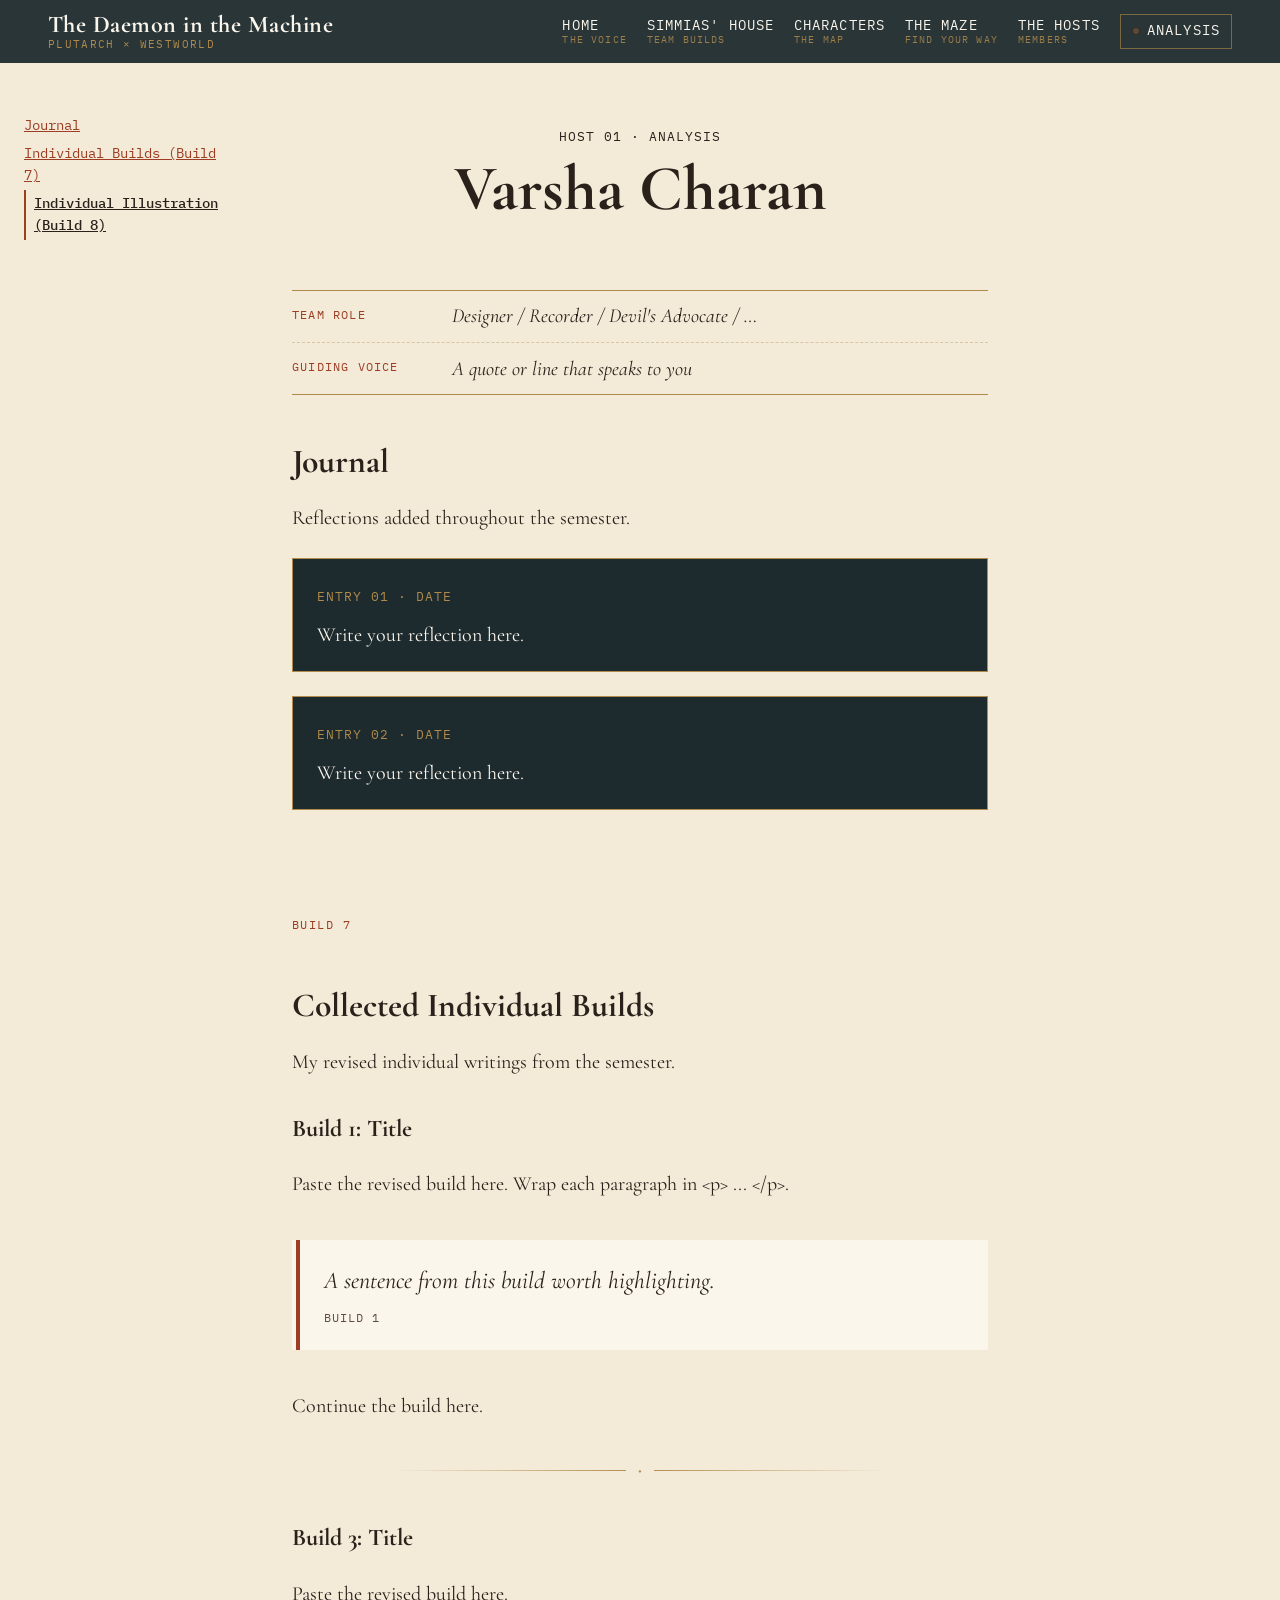
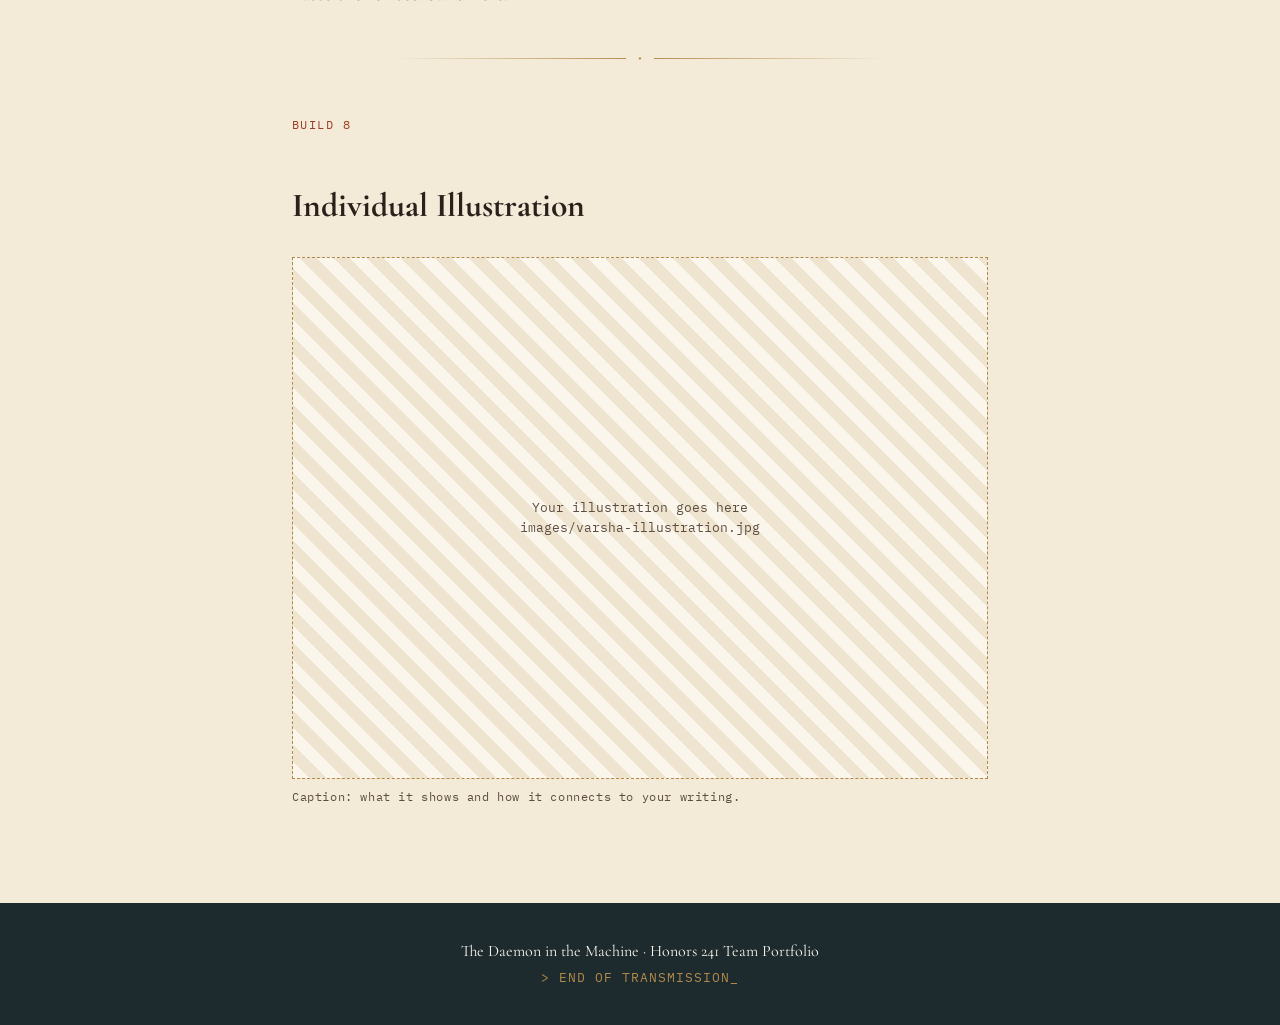
<file: varsha.html>
<!doctype html>
<html lang="en">
<head>
  <meta charset="utf-8">
  <meta name="viewport" content="width=device-width, initial-scale=1">
  <title>Varsha Charan · The Daemon in the Machine</title>
  <link rel="stylesheet" href="../style.css">
</head>
<body>
  <div class="page-head">
    <span class="mono">Host 01 · analysis</span>
    <h1>Varsha Charan</h1>
  </div>

  <main>
    <!-- EDIT: fill in the two lines below -->
    <dl class="diagnostic">
      <div><dt>Team role</dt><dd>Designer / Recorder / Devil's Advocate / …</dd></div>
      <div><dt>Guiding voice</dt><dd>A quote or line that speaks to you</dd></div>
    </dl>

    <nav class="toc">
      <a href="#journal">Journal</a>
      <a href="#builds">Individual Builds (Build 7)</a>
      <a href="#illustration">Individual Illustration (Build 8)</a>
    </nav>

    <!-- ================= JOURNAL ================= -->
    <section id="journal">
      <h2>Journal</h2>
      <p>Reflections added throughout the semester.</p>

      <!-- EDIT: copy this whole <div class="journal-entry"> block for each new entry -->
      <div class="journal-entry">
        <span class="mono">Entry 01 · Date</span>
        <p>Write your reflection here.</p>
      </div>

      <div class="journal-entry">
        <span class="mono">Entry 02 · Date</span>
        <p>Write your reflection here.</p>
      </div>
    </section>

    <hr>

    <!-- ================= INDIVIDUAL BUILDS ================= -->
    <section id="builds">
      <span class="build-label">Build 7</span>
      <h2>Collected Individual Builds</h2>
      <p>My revised individual writings from the semester.</p>

      <!-- EDIT: copy this <article> block for each build -->
      <article>
        <h3>Build 1: Title</h3>
        <p>Paste the revised build here. Wrap each paragraph in &lt;p&gt; ... &lt;/p&gt;.</p>
        <blockquote>
          A sentence from this build worth highlighting.
          <cite>Build 1</cite>
        </blockquote>
        <p>Continue the build here.</p>
      </article>

      <hr>

      <article>
        <h3>Build 3: Title</h3>
        <p>Paste the revised build here.</p>
      </article>
    </section>

    <hr>

    <!-- ================= ILLUSTRATION ================= -->
    <section id="illustration">
      <span class="build-label">Build 8</span>
      <h2>Individual Illustration</h2>
      <!-- EDIT: put your image in the images/ folder and replace the div with:
           <img src="../images/varsha-illustration.jpg" alt="describe it"> -->
      <figure>
        <div class="placeholder-img">Your illustration goes here<br>images/varsha-illustration.jpg</div>
        <figcaption>Caption: what it shows and how it connects to your writing.</figcaption>
      </figure>
    </section>
  </main>

  <script src="../site.js"></script>
</body>
</html>
</file>
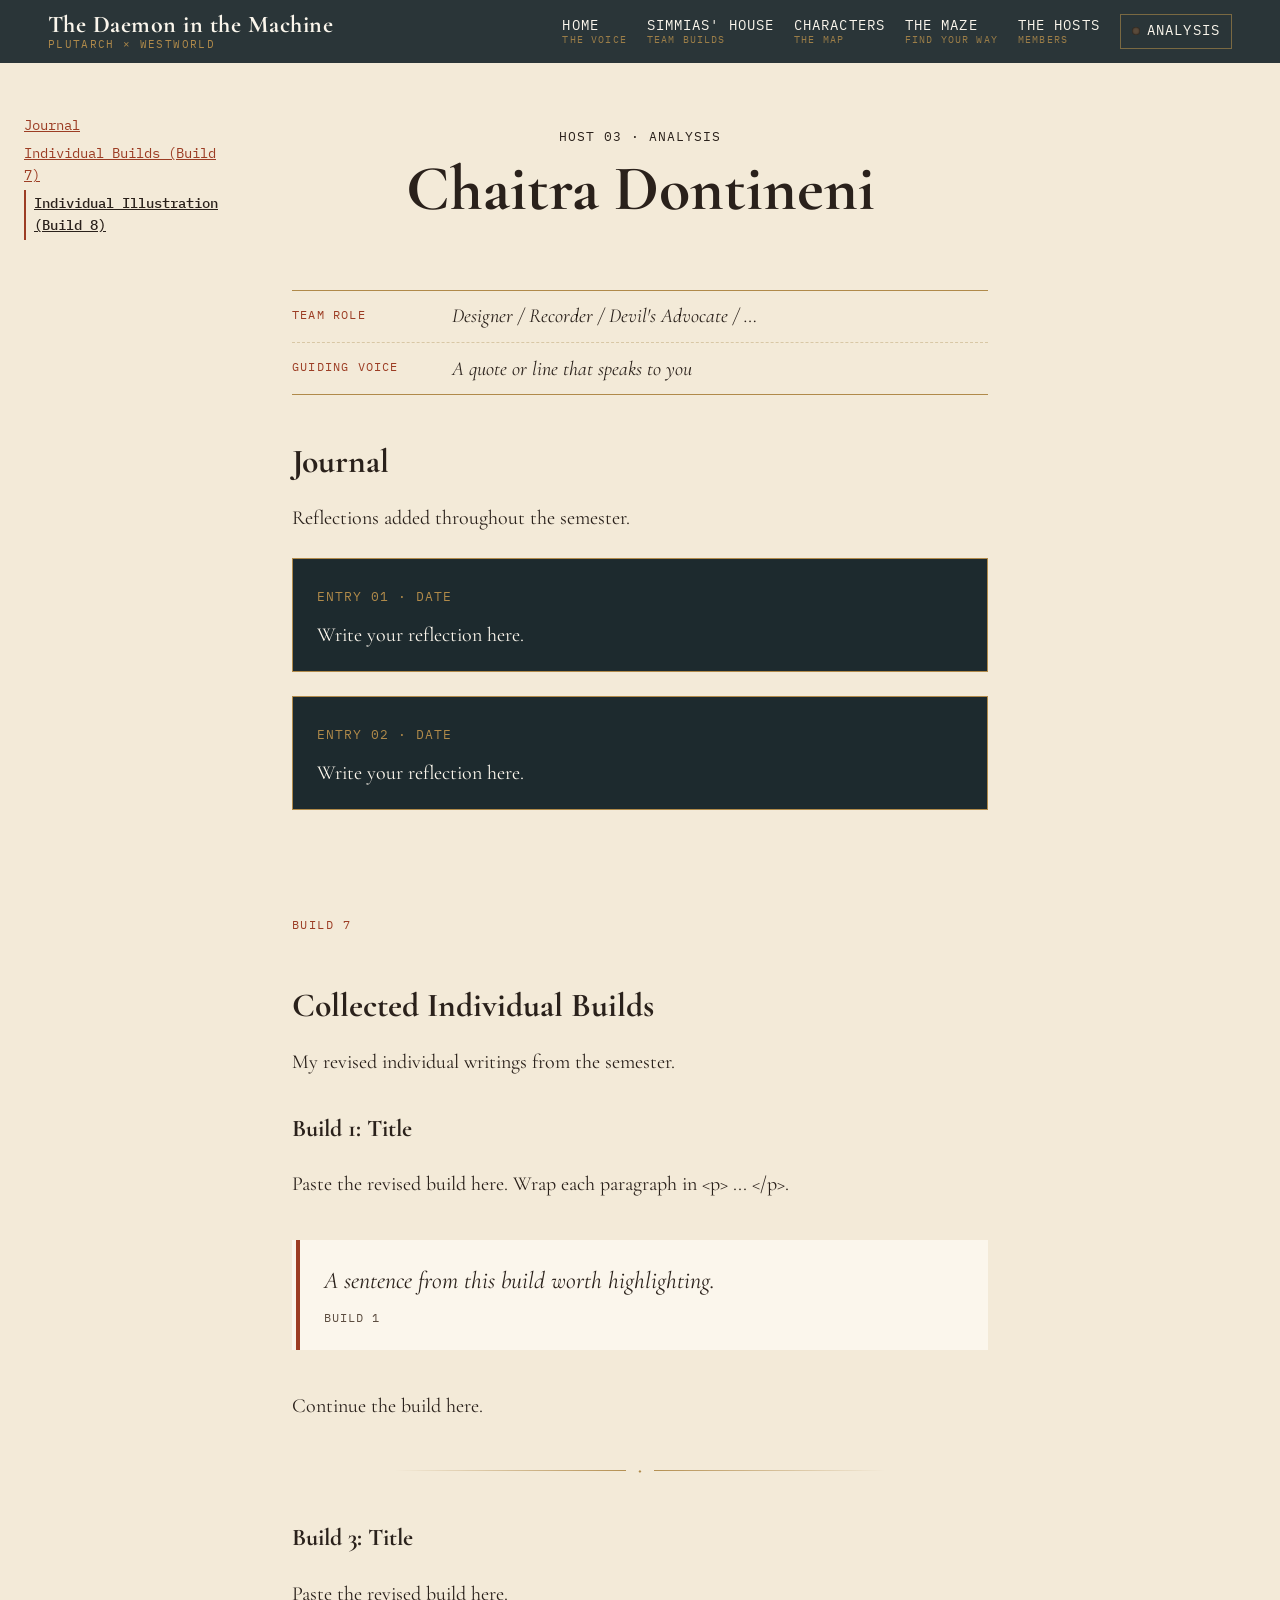
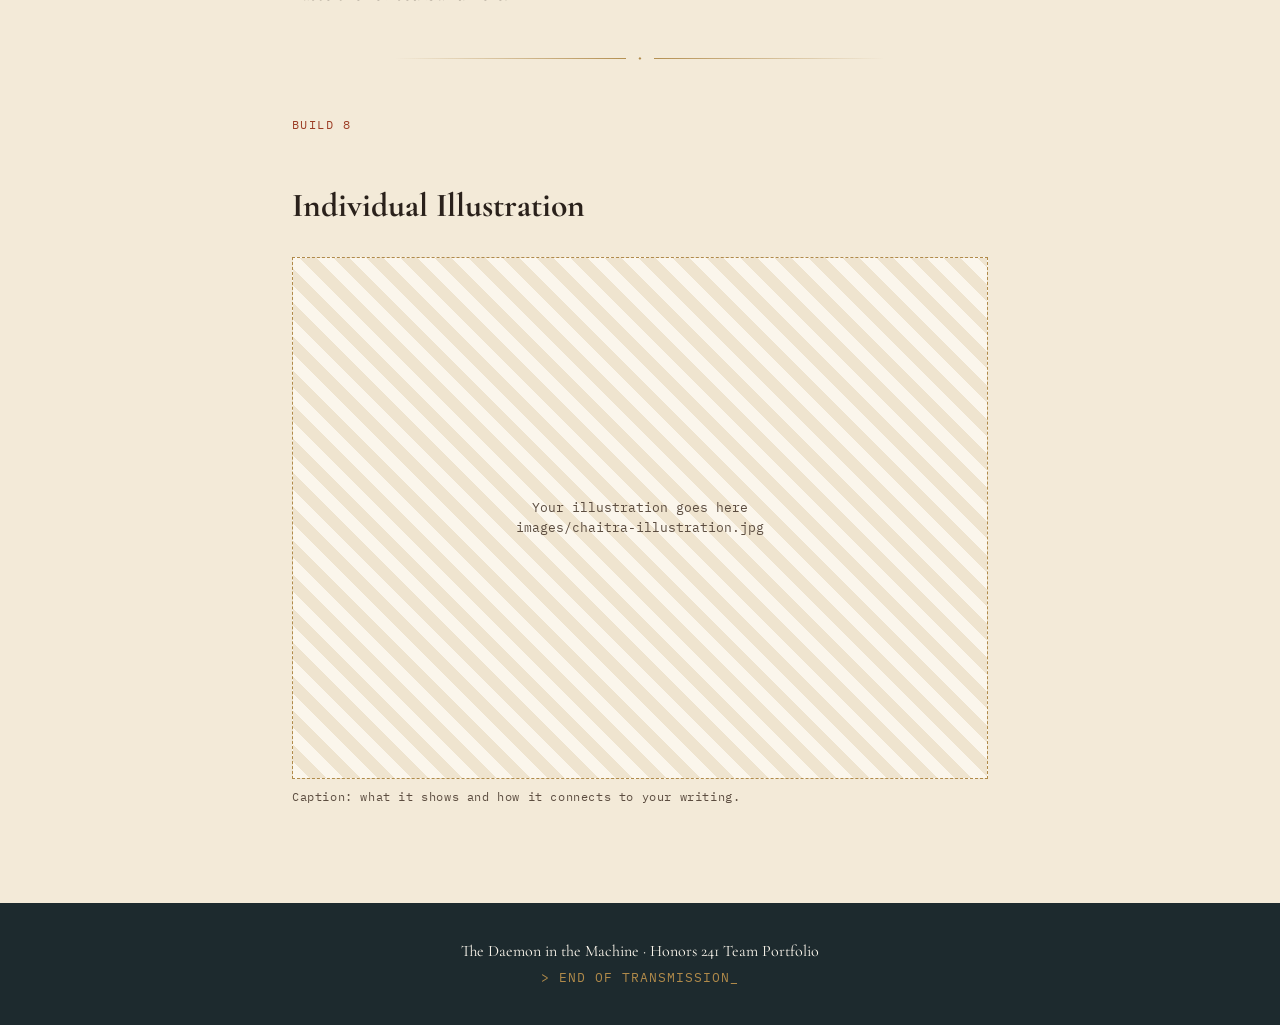
<file: members/chaitra.html>
<!doctype html>
<html lang="en">
<head>
  <meta charset="utf-8">
  <meta name="viewport" content="width=device-width, initial-scale=1">
  <title>Chaitra Dontineni · The Daemon in the Machine</title>
  <link rel="stylesheet" href="../style.css">
</head>
<body>
  <div class="page-head">
    <span class="mono">Host 03 · analysis</span>
    <h1>Chaitra Dontineni</h1>
  </div>

  <main>
    <!-- EDIT: fill in the two lines below -->
    <dl class="diagnostic">
      <div><dt>Team role</dt><dd>Designer / Recorder / Devil's Advocate / …</dd></div>
      <div><dt>Guiding voice</dt><dd>A quote or line that speaks to you</dd></div>
    </dl>

    <nav class="toc">
      <a href="#journal">Journal</a>
      <a href="#builds">Individual Builds (Build 7)</a>
      <a href="#illustration">Individual Illustration (Build 8)</a>
    </nav>

    <!-- ================= JOURNAL ================= -->
    <section id="journal">
      <h2>Journal</h2>
      <p>Reflections added throughout the semester.</p>

      <!-- EDIT: copy this whole <div class="journal-entry"> block for each new entry -->
      <div class="journal-entry">
        <span class="mono">Entry 01 · Date</span>
        <p>Write your reflection here.</p>
      </div>

      <div class="journal-entry">
        <span class="mono">Entry 02 · Date</span>
        <p>Write your reflection here.</p>
      </div>
    </section>

    <hr>

    <!-- ================= INDIVIDUAL BUILDS ================= -->
    <section id="builds">
      <span class="build-label">Build 7</span>
      <h2>Collected Individual Builds</h2>
      <p>My revised individual writings from the semester.</p>

      <!-- EDIT: copy this <article> block for each build.
           Optional: add margin notes that appear in Analysis mode by putting
           <aside class="note"><span class="mono">Note</span>Your note</aside>
           right before a paragraph. -->
      <article>
        <h3>Build 1: Title</h3>
        <p>Paste the revised build here. Wrap each paragraph in &lt;p&gt; ... &lt;/p&gt;.</p>
        <blockquote>
          A sentence from this build worth highlighting.
          <cite>Build 1</cite>
        </blockquote>
        <p>Continue the build here.</p>
      </article>

      <hr>

      <article>
        <h3>Build 3: Title</h3>
        <p>Paste the revised build here.</p>
      </article>
    </section>

    <hr>

    <!-- ================= ILLUSTRATION ================= -->
    <section id="illustration">
      <span class="build-label">Build 8</span>
      <h2>Individual Illustration</h2>
      <!-- EDIT: put your image in the images/ folder and replace the div with:
           <img src="../images/chaitra-illustration.jpg" alt="describe it"> -->
      <figure>
        <div class="placeholder-img">Your illustration goes here<br>images/chaitra-illustration.jpg</div>
        <figcaption>Caption: what it shows and how it connects to your writing.</figcaption>
      </figure>
    </section>
  </main>

  <script src="../site.js"></script>
</body>
</html>
</file>
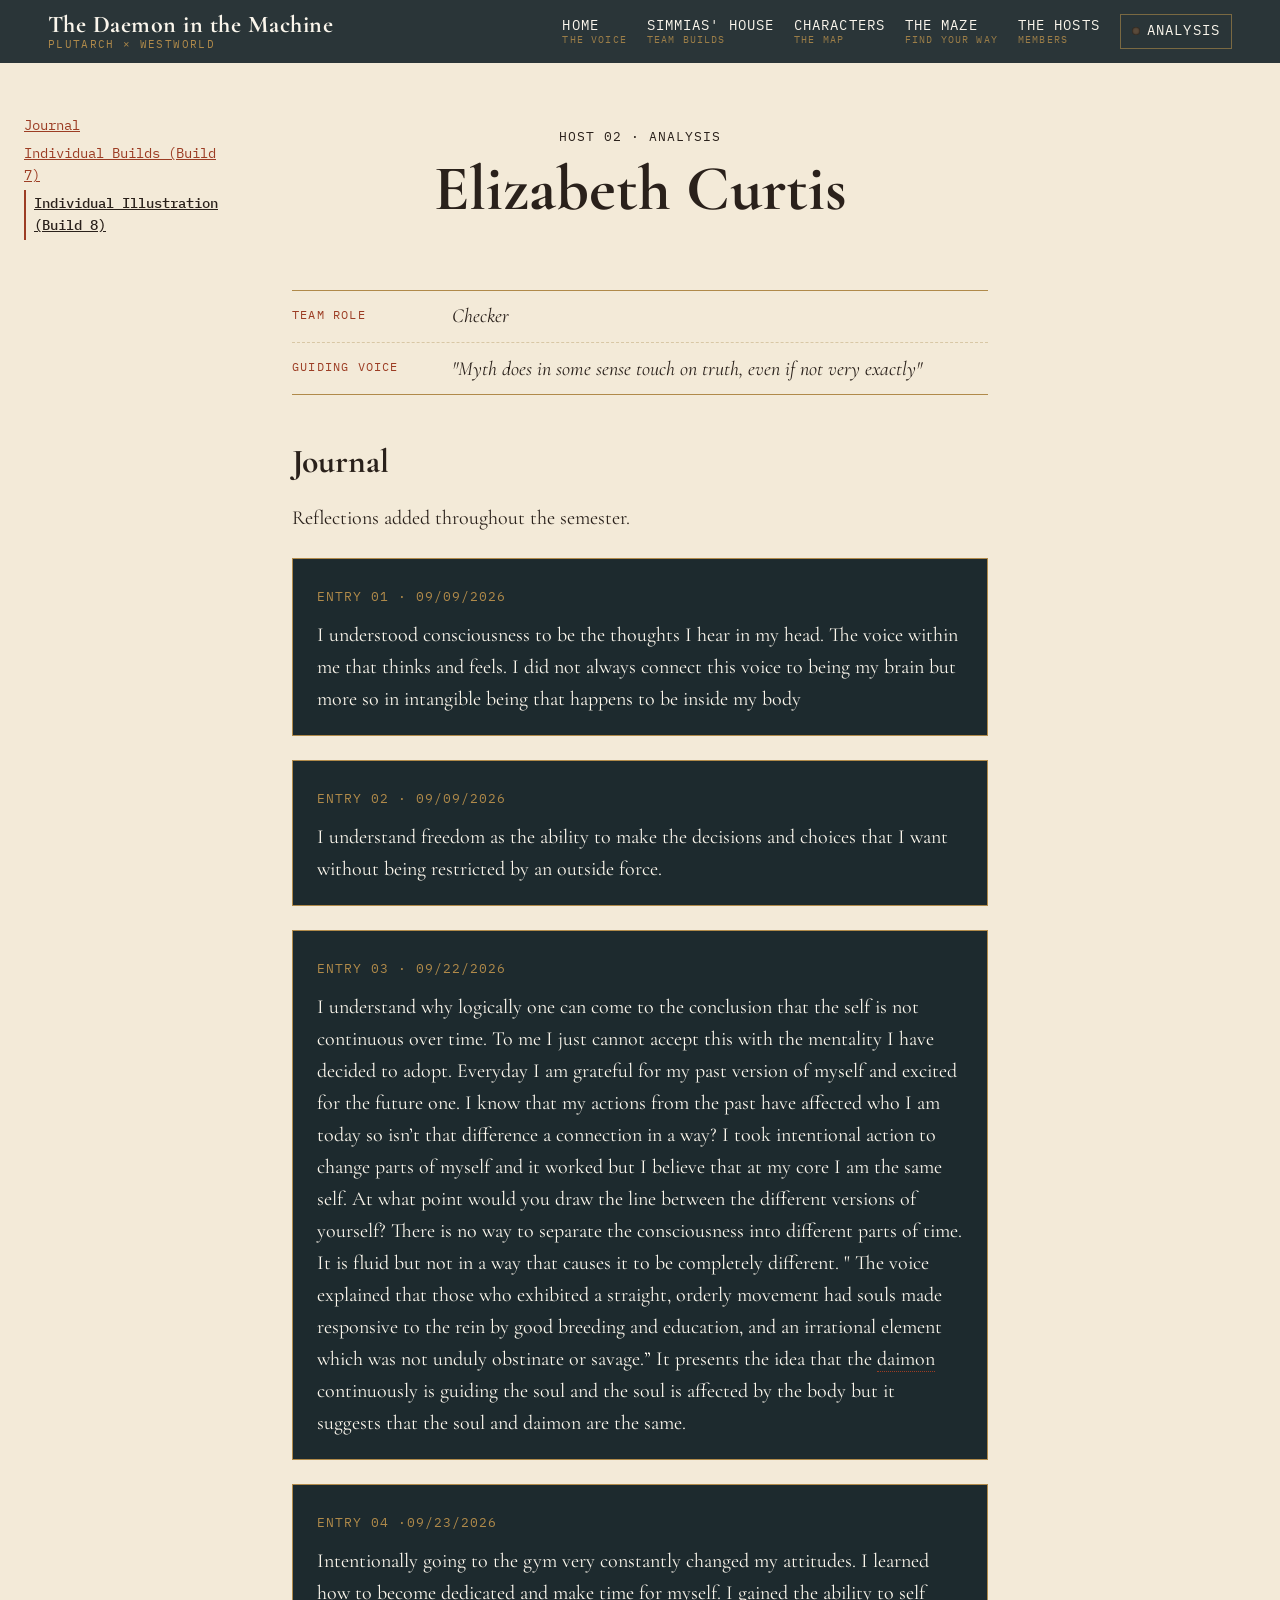
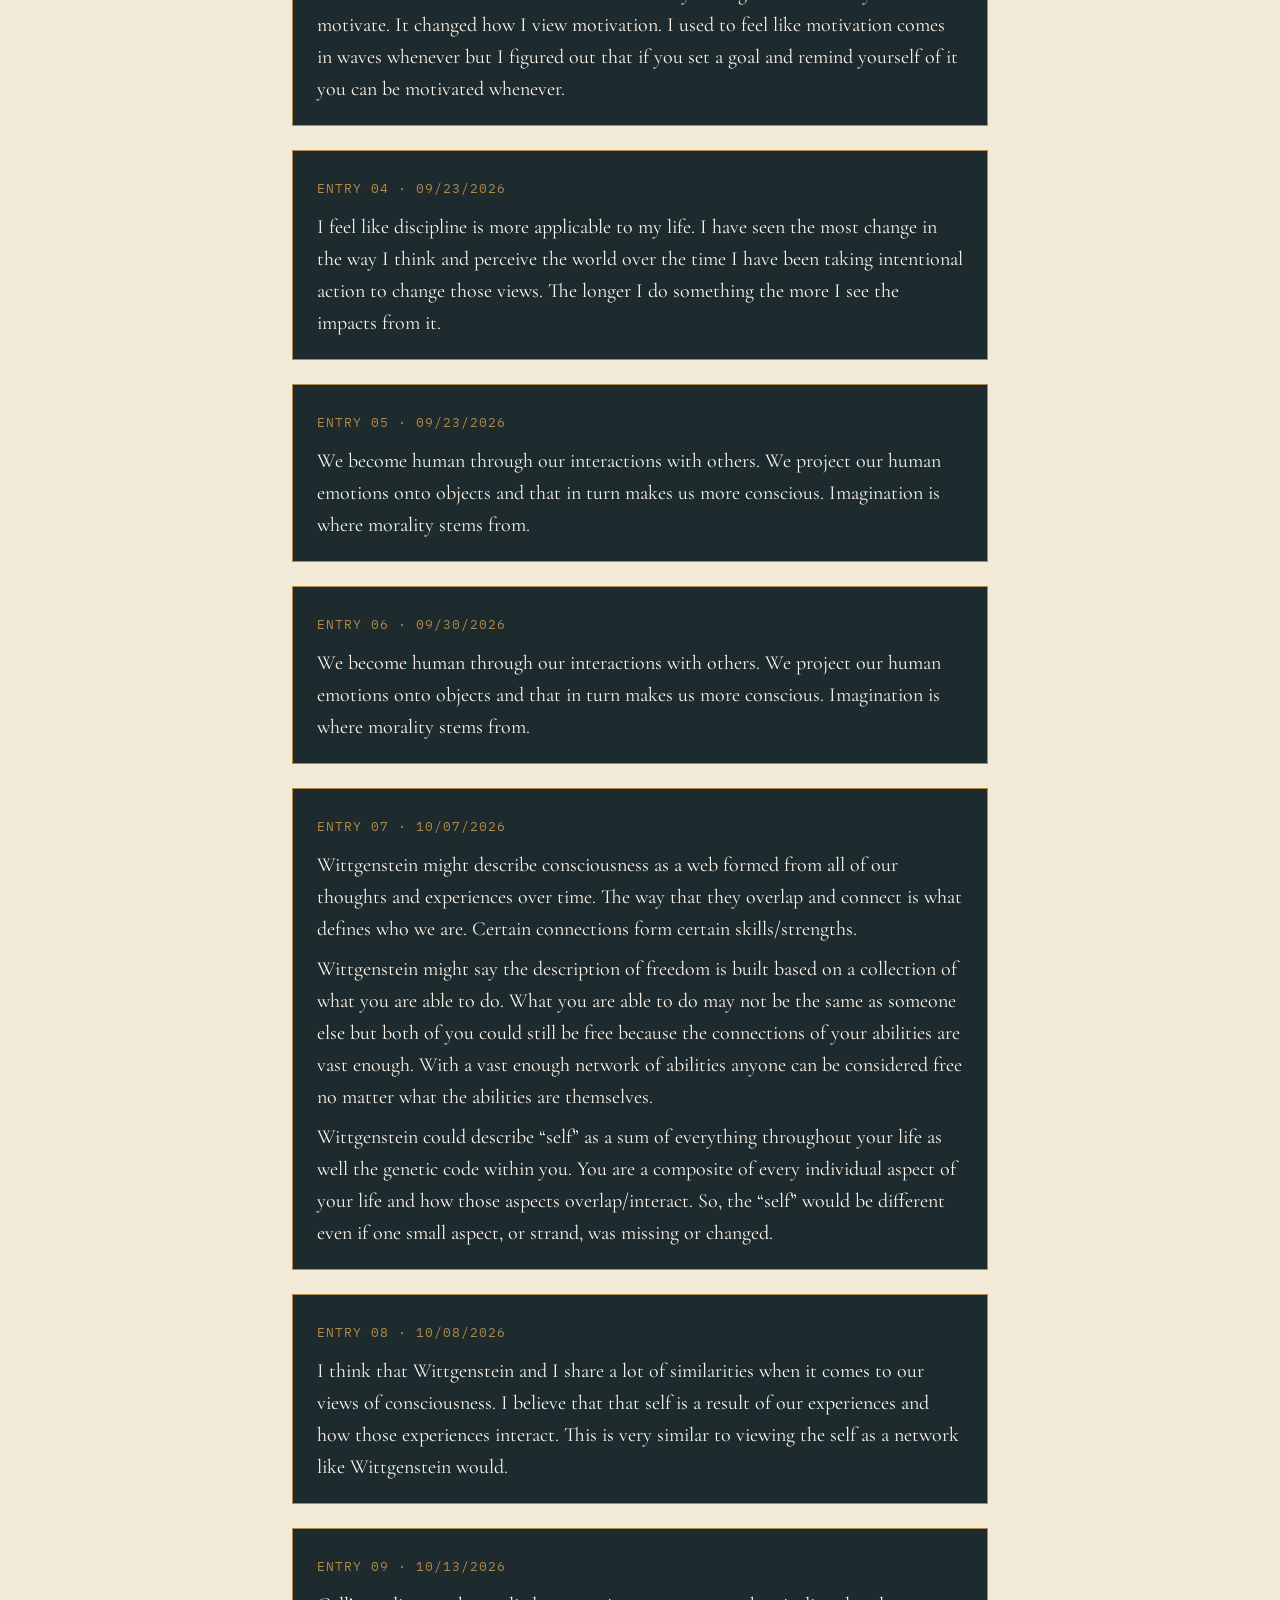
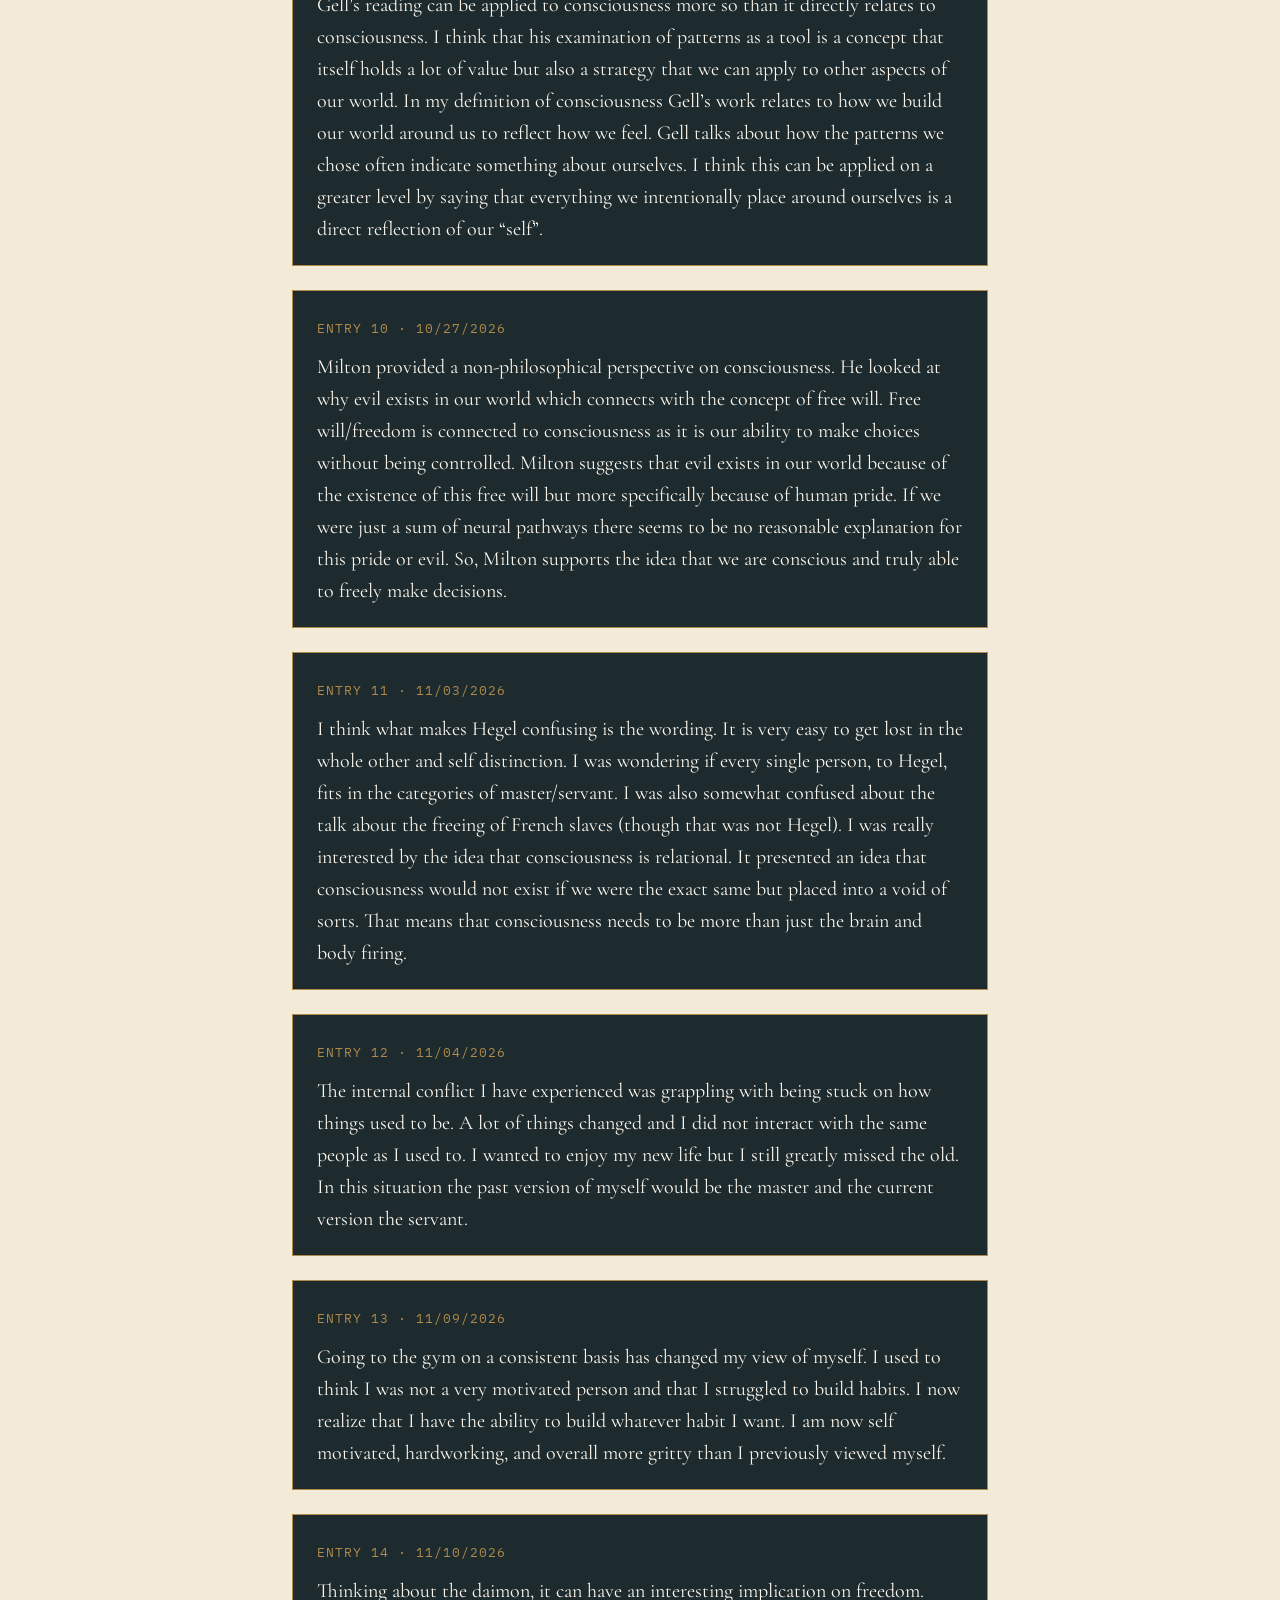
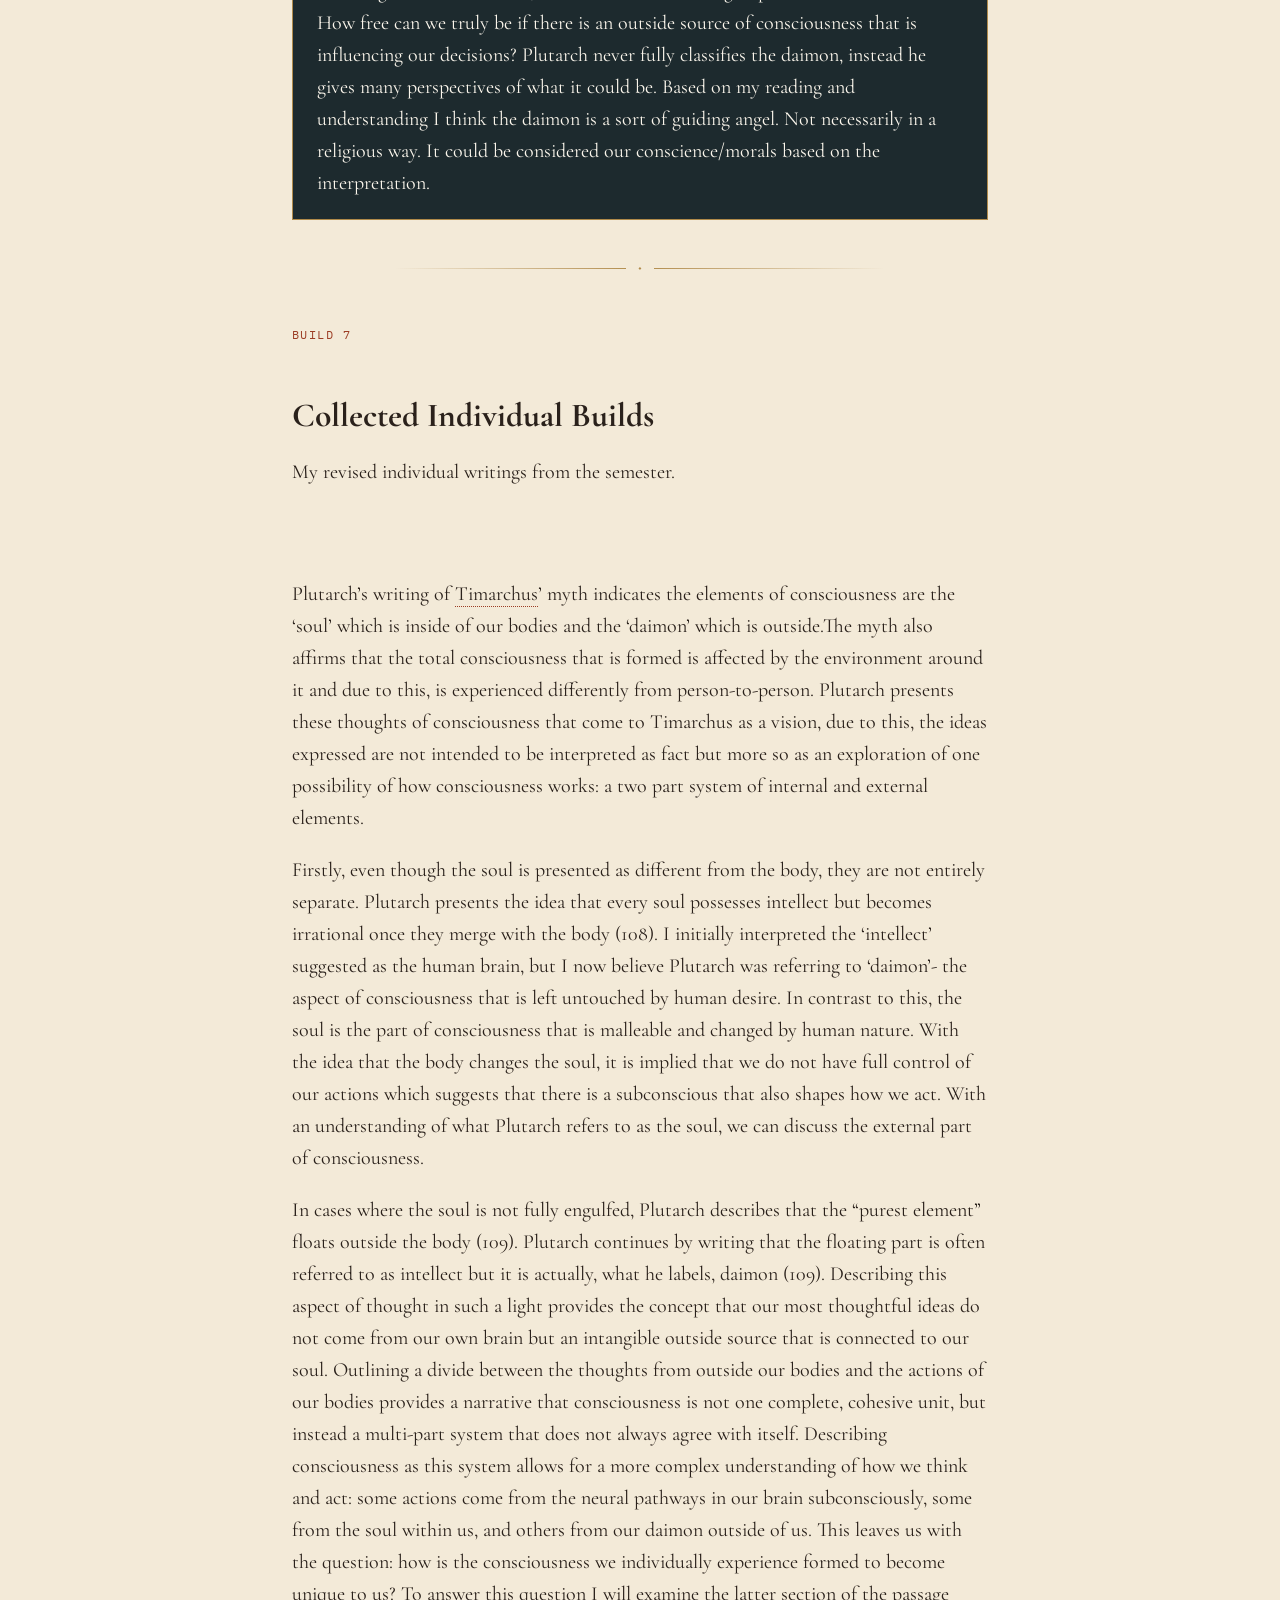
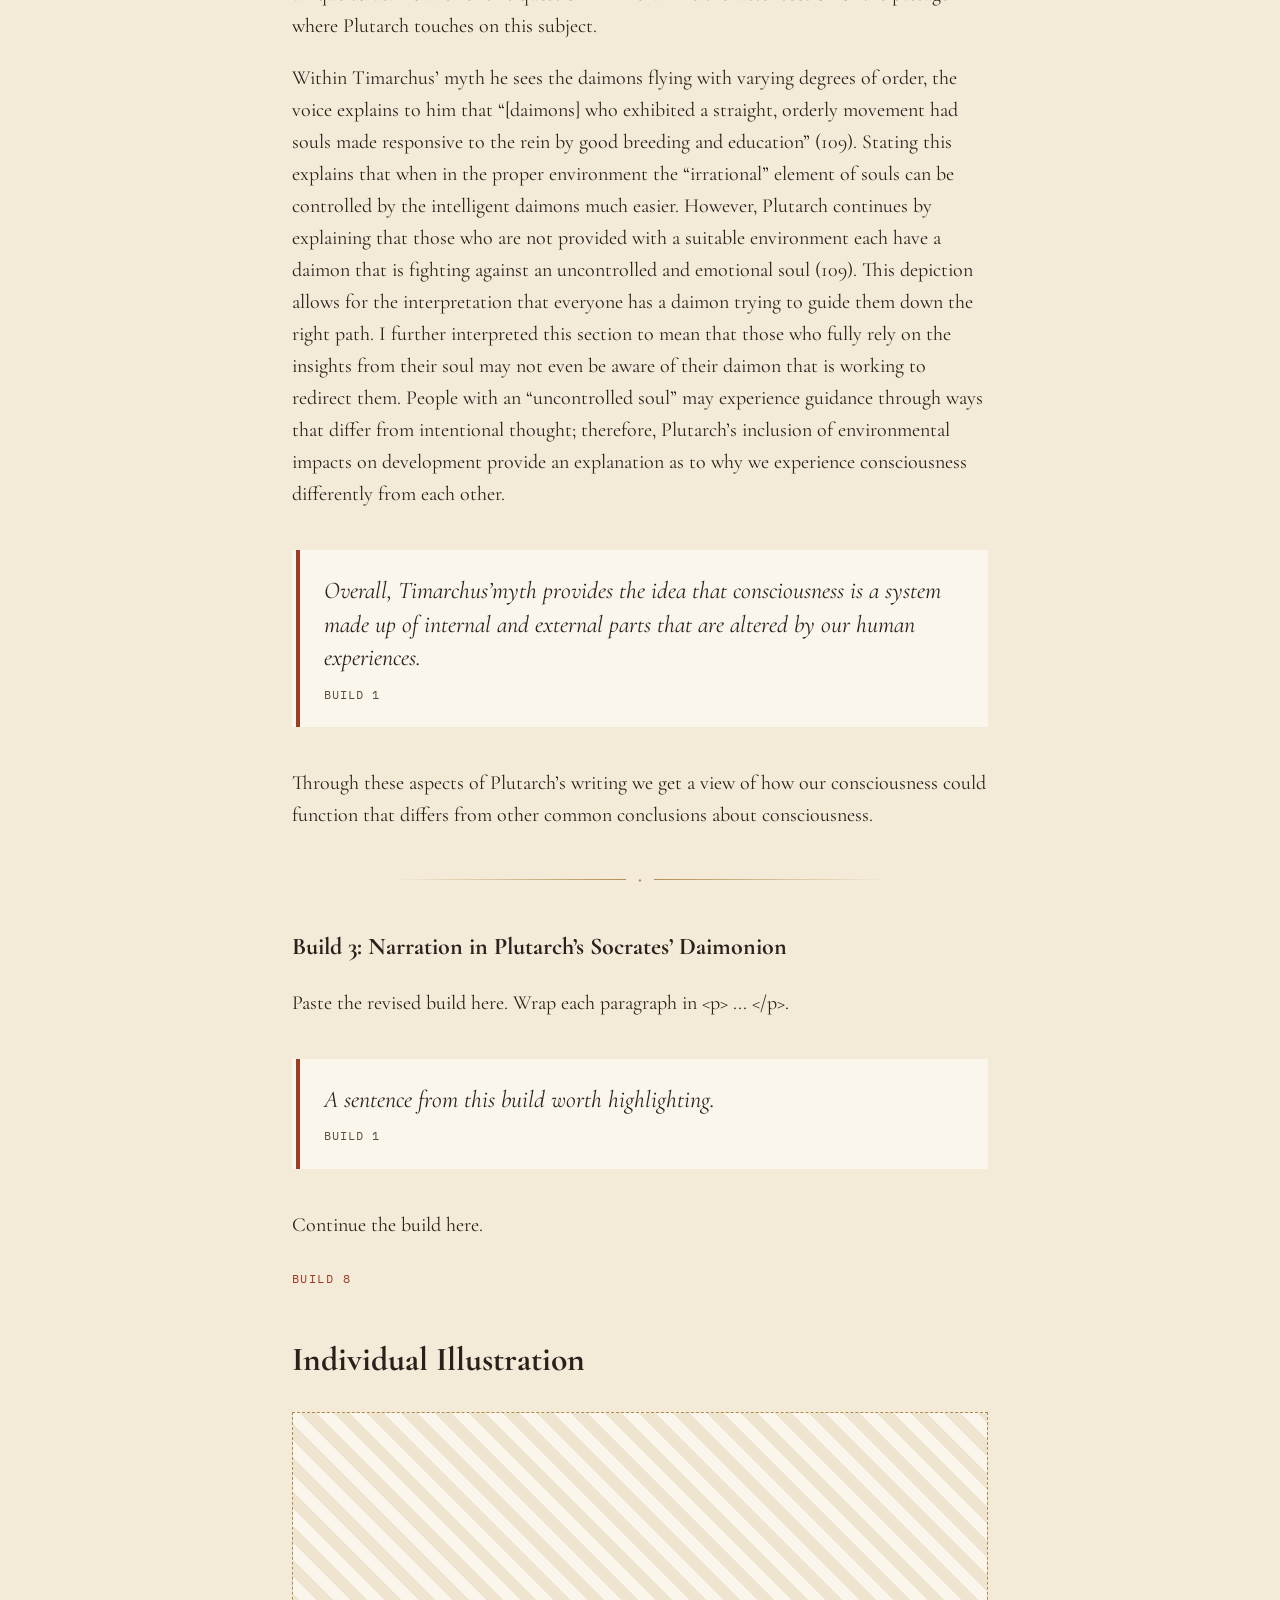
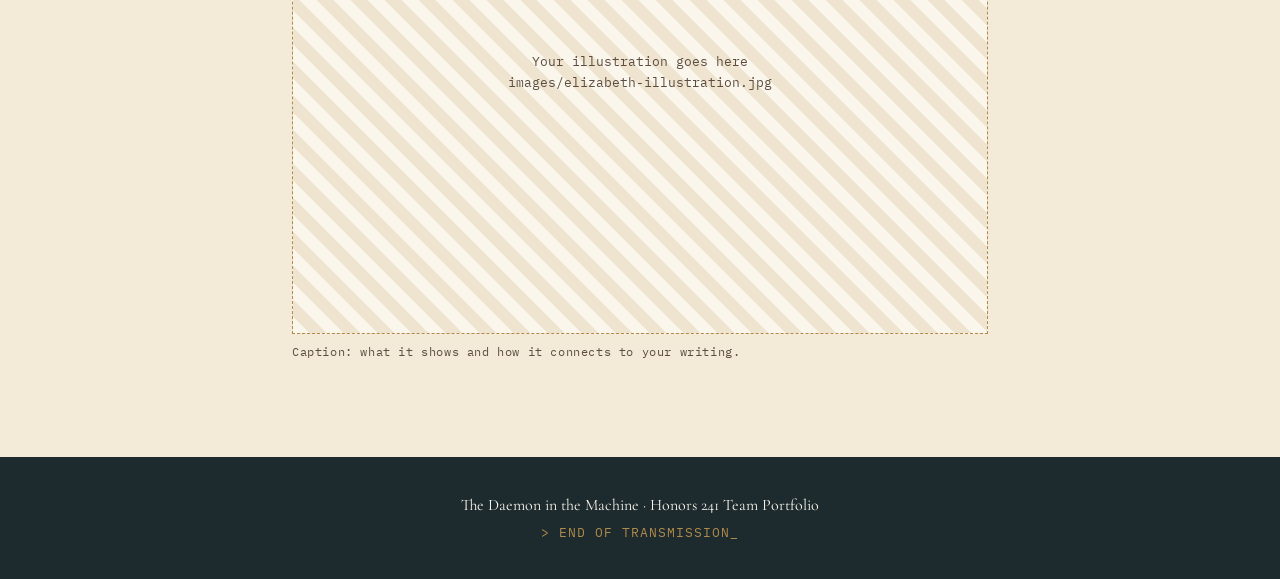
<file: members/elizabeth.html>
<!doctype html>
<html lang="en">
<head>
  <meta charset="utf-8">
  <meta name="viewport" content="width=device-width, initial-scale=1">
  <title>Elizabeth Curtis · The Daemon in the Machine</title>
  <link rel="stylesheet" href="../style.css">
</head>
<body>
  <div class="page-head">
    <span class="mono">Host 02 · analysis</span>
    <h1>Elizabeth Curtis</h1>
  </div>

  <main>
    <!-- EDIT: fill in the two lines below -->
    <dl class="diagnostic">
      <div><dt>Team role</dt><dd>Checker</dd></div>
      <div><dt>Guiding voice</dt><dd>"Myth does in some sense touch on truth, even if not very exactly"</dd></div>
    </dl>

    <nav class="toc">
      <a href="#journal">Journal</a>
      <a href="#builds">Individual Builds (Build 7)</a>
      <a href="#illustration">Individual Illustration (Build 8)</a>
    </nav>

    <!-- ================= JOURNAL ================= -->
    <section id="journal">
      <h2>Journal</h2>
      <p>Reflections added throughout the semester.</p>

      <!-- EDIT: copy this whole <div class="journal-entry"> block for each new entry -->
      <div class="journal-entry">
        <span class="mono">Entry 01 · 09/09/2026</span>
        <p>I understood consciousness to be the thoughts I hear in my head. The voice within me that thinks and feels. I did not always connect this voice to being my brain but more so in intangible being that happens to be inside my body
</p>
      </div>

      <div class="journal-entry">
        <span class="mono">Entry 02 · 09/09/2026</span>
        <p>I understand freedom as the ability to make the decisions and choices that I want without being restricted by an outside force. 
</p>
      </div>

       <div class="journal-entry">
        <span class="mono">Entry 03 · 09/22/2026</span>
        <p>I understand why logically one can come to the conclusion that the self is not continuous over time. To me I just cannot accept this with the mentality I have decided to adopt. Everyday I am grateful for my past version of myself and excited for the future one. I know that my actions from the past have affected who I am today so isn’t that difference a connection in a way? I took intentional action to change parts of myself and it worked but I believe that at my core I am the same self. At what point would you draw the line between the different versions of yourself? There is no way to separate the consciousness into different parts of time. It is fluid but not in a way that causes it to be completely different. 
" The voice explained that those who exhibited a straight, orderly movement had souls made responsive to the rein by good breeding and education, and an irrational element which was not unduly obstinate or savage.”
	It presents the idea that the daimon continuously is guiding the soul and the soul is affected by the body but it suggests that the soul and daimon are the same. 
</p>
      </div>

         <div class="journal-entry">
        <span class="mono">Entry 04 ·09/23/2026 </span>
        <p>Intentionally going to the gym very constantly changed my attitudes. I learned how to become dedicated and make time for myself. I gained the ability to self motivate. It changed how I view motivation. I used to feel like motivation comes in waves whenever but I figured out that if you set a goal and remind yourself of it you can be motivated whenever. 
</p>
      </div>

         <div class="journal-entry">
        <span class="mono">Entry 04 · 09/23/2026</span>
        <p>I feel like discipline is more applicable to my life. I have seen the most change in the way I think and perceive the world over the time I have been taking intentional action to change those views. The longer I do something the more I see the impacts from it. 
</p>
      </div>
         <div class="journal-entry">
        <span class="mono">Entry 05 · 09/23/2026</span>
        <p>We become human through our interactions with others. We project our human emotions onto objects and that in turn makes us more conscious. Imagination is where morality stems from. </p>

		 </div>
			<div class="journal-entry">
		  <span class="mono">Entry 06 · 09/30/2026</span>	
			<p>We become human through our interactions with others. We project our human emotions onto objects and that in turn makes us more conscious. Imagination is where morality stems from. 

</p>
		</div>
			<div class="journal-entry">
			<span class="mono">Entry 07 · 10/07/2026</span>
			<p>Wittgenstein might describe consciousness as a web formed from all of our thoughts and experiences over time. The way that they overlap and connect is what defines who we are. Certain connections form certain skills/strengths. </p>
   			<p>Wittgenstein might say the description of freedom is built based on a collection of what you are able to do. What you are able to do may not be the same as someone else but both of you could still be free because the connections of your abilities are vast enough. With a vast enough network of abilities anyone can be considered free no matter what the abilities are themselves. </p>
			<p>Wittgenstein could describe “self” as a sum of everything throughout your life as well the genetic code within you. You are a composite of every individual aspect of your life and how those aspects overlap/interact. So, the “self” would be different even if one small aspect, or strand, was missing or changed. </p>

			</div>

		<div class="journal-entry">
		<span class="mono">Entry 08 · 10/08/2026</span>
			<p>I think that Wittgenstein and I share a lot of similarities when it comes to our views of consciousness. I believe that that self is a result of our experiences and how those experiences interact. This is very similar to viewing the self as a network like Wittgenstein would. 
</p>
		</div>

		<div class="journal-entry">
		<span class="mono">Entry 09 · 10/13/2026</span>	
			<p>Gell’s reading can be applied to consciousness more so than it directly relates to consciousness. I think that his examination of patterns as a tool is a concept that itself holds a lot of value but also a strategy that we can apply to other aspects of our world. In my definition of consciousness Gell’s work relates to how we build our world around us to reflect how we feel. Gell talks about how the patterns we chose often indicate something about ourselves. I think this can be applied on a greater level by saying that everything we intentionally place around ourselves is a direct reflection of our “self”. </p>
		</div>
		
		<div class="journal-entry">
		<span class="mono">Entry 10 · 10/27/2026</span>
			<p>Milton provided a non-philosophical perspective on consciousness. He looked at why evil exists in our world which connects with the concept of free will. Free will/freedom is connected to consciousness as it is our ability to make choices without being controlled. Milton suggests that evil exists in our world because of the existence of this free will but more specifically because of human pride. If we were just a sum of neural pathways there seems to be no reasonable explanation for this pride or evil. So, Milton supports the idea that we are conscious and truly able to freely make decisions. 
</p>
		</div>

		<div class="journal-entry">
		<span class="mono">Entry 11 · 11/03/2026</span>
			<p>I think what makes Hegel confusing is the wording. It is very easy to get lost in the whole other and self distinction. I was wondering if every single person, to Hegel, fits in the categories of master/servant. I was also somewhat confused about the talk about the freeing of French slaves (though that was not Hegel). I was really interested by the idea that consciousness is relational. It presented an idea that consciousness would not exist if we were the exact same but placed into a void of sorts. That means that consciousness needs to be more than just the brain and body firing. </p>
		</div>

		<div class="journal-entry">
		<span class="mono">Entry 12 · 11/04/2026</span>
			<p>The internal conflict I have experienced was grappling with being stuck on how things used to be. A lot of things changed and I did not interact with the same people as I used to. I wanted to enjoy my new life but I still greatly missed the old. In this situation the past version of myself would be the master and the current version the servant. </p>
		</div>

		<div class="journal-entry">
		<span class="mono">Entry 13 · 11/09/2026</span>
			<p>Going to the gym on a consistent basis has changed my view of myself. I used to think I was not a very motivated person and that I struggled to build habits. I now realize that I have the ability to build whatever habit I want. I am now self motivated, hardworking, and overall more gritty than I previously viewed myself. </p>
		</div>

		<div class="journal-entry">
		<span class="mono">Entry 14 · 11/10/2026</span>
			<p>Thinking about the daimon, it can have an interesting implication on freedom. How free can we truly be if there is an outside source of consciousness that is influencing our decisions? Plutarch never fully classifies the daimon, instead he gives many perspectives of what it could be. Based on my reading and understanding I think the daimon is a sort of guiding angel. Not necessarily in a religious way. It could be considered our conscience/morals based on the interpretation. </p>
			
	</section>

    <hr>

    <!-- ================= INDIVIDUAL BUILDS ================= -->
    <section id="builds">
      <span class="build-label">Build 7</span>
      <h2>Collected Individual Builds</h2>
      <p>My revised individual writings from the semester.</p>

      <!-- EDIT: copy this <article> block for each build.
           Optional: add margin notes that appear in Analysis mode by putting
           <aside class="note"><span class="mono">Note</span>Your note</aside>
           right before a paragraph. -->
      <article>
        <h3>Build 1: Exploration of Timarchus' Myth</h3>
        <p>Plutarch’s writing of Timarchus’ myth indicates the elements of consciousness are the ‘soul’ which is inside of our bodies and the ‘daimon’ which is outside.The myth also affirms that the total consciousness that is formed is affected by the environment around it and due to this, is experienced differently from person-to-person. Plutarch presents these thoughts of consciousness that come to Timarchus as a vision, due to this, the ideas expressed are not intended to be interpreted as fact but more so as an exploration of one possibility of how consciousness works: a two part system of internal and external elements. 
 </p>
        <p>Firstly, even though the soul is presented as different from the body, they are not entirely separate. Plutarch presents the idea that every soul possesses intellect but becomes irrational once they merge with the body (108). I initially interpreted the ‘intellect’ suggested as the human brain, but I now believe Plutarch was referring to ‘daimon’- the aspect of consciousness that is left untouched by human desire. In contrast to this, the soul is the part of consciousness that is malleable and changed by human nature. With the idea that the body changes the soul, it is implied that we do not have full control of our actions which suggests that there is a subconscious that also shapes how we act. With an understanding of what Plutarch refers to as the soul, we can discuss the external part of consciousness. 
 </p>
        <p>In cases where the soul is not fully engulfed, Plutarch describes that the “purest element” floats outside the body (109). Plutarch continues by writing that the floating part is often referred to as intellect but it is actually, what he labels, daimon (109). Describing this aspect of thought in such a light provides the concept that our most thoughtful ideas do not come from our own brain but an intangible outside source that is connected to our soul. Outlining a divide between the thoughts from outside our bodies and the actions of our bodies provides a narrative that consciousness is not one complete, cohesive unit, but instead a multi-part system that does not always agree with itself. Describing consciousness as this system allows for a more complex understanding of how we think and act: some actions come from the neural pathways in our brain subconsciously, some from the soul within us, and others from our daimon outside of us. This leaves us with the question: how is the consciousness we individually experience formed to become unique to us? To answer this question I will examine the latter section of the passage where Plutarch touches on this subject. 
</p>
        <p>Within Timarchus’ myth he sees the daimons flying with varying degrees of order, the voice explains to him that “[daimons] who exhibited a straight, orderly movement had souls made responsive to the rein by good breeding and education” (109). Stating this explains that when in the proper environment the “irrational” element of souls can be controlled by the intelligent daimons much easier. However, Plutarch continues by explaining that those who are not provided with a suitable environment each have a daimon that is fighting against an uncontrolled and emotional soul (109). This depiction allows for the interpretation that everyone has a daimon trying to guide them down the right path. I further interpreted this section to mean that those who fully rely on the insights from their soul may not even be aware of their daimon that is working to redirect them. People with an “uncontrolled soul” may experience guidance through ways that differ from intentional thought; therefore, Plutarch’s inclusion of environmental impacts on development provide an explanation as to why we experience consciousness differently from each other. 
</p>
        
        <blockquote>
          Overall, Timarchus’myth provides the idea that consciousness is a system made up of internal and external parts that are altered by our human experiences.
          <cite>Build 1</cite>
        </blockquote>
        <p> Through these aspects of Plutarch’s writing we get a view of how our consciousness could function that differs from other common conclusions about consciousness. 
</p>
      </article>

      <hr>
 
      <article>
        <h3>Build 3: Narration in Plutarch’s Socrates’ Daimonion
</h3>
        <p>Paste the revised build here. Wrap each paragraph in &lt;p&gt; ... &lt;/p&gt;.</p>
        <blockquote>
          A sentence from this build worth highlighting.
          <cite>Build 1</cite>
        </blockquote>
        <p>Continue the build here.</p>
      </article>


    <!-- ================= ILLUSTRATION ================= -->
    <section id="illustration">
      <span class="build-label">Build 8</span>
      <h2>Individual Illustration</h2>
      <!-- EDIT: put your image in the images/ folder and replace the div with:
           <img src="../images/elizabeth-illustration.jpg" alt="describe it"> -->
      <figure>
        <div class="placeholder-img">Your illustration goes here<br>images/elizabeth-illustration.jpg</div>
        <figcaption>Caption: what it shows and how it connects to your writing.</figcaption>
      </figure>
    </section>
  </main>

  <script src="../site.js"></script>
</body>
</html>
</file>
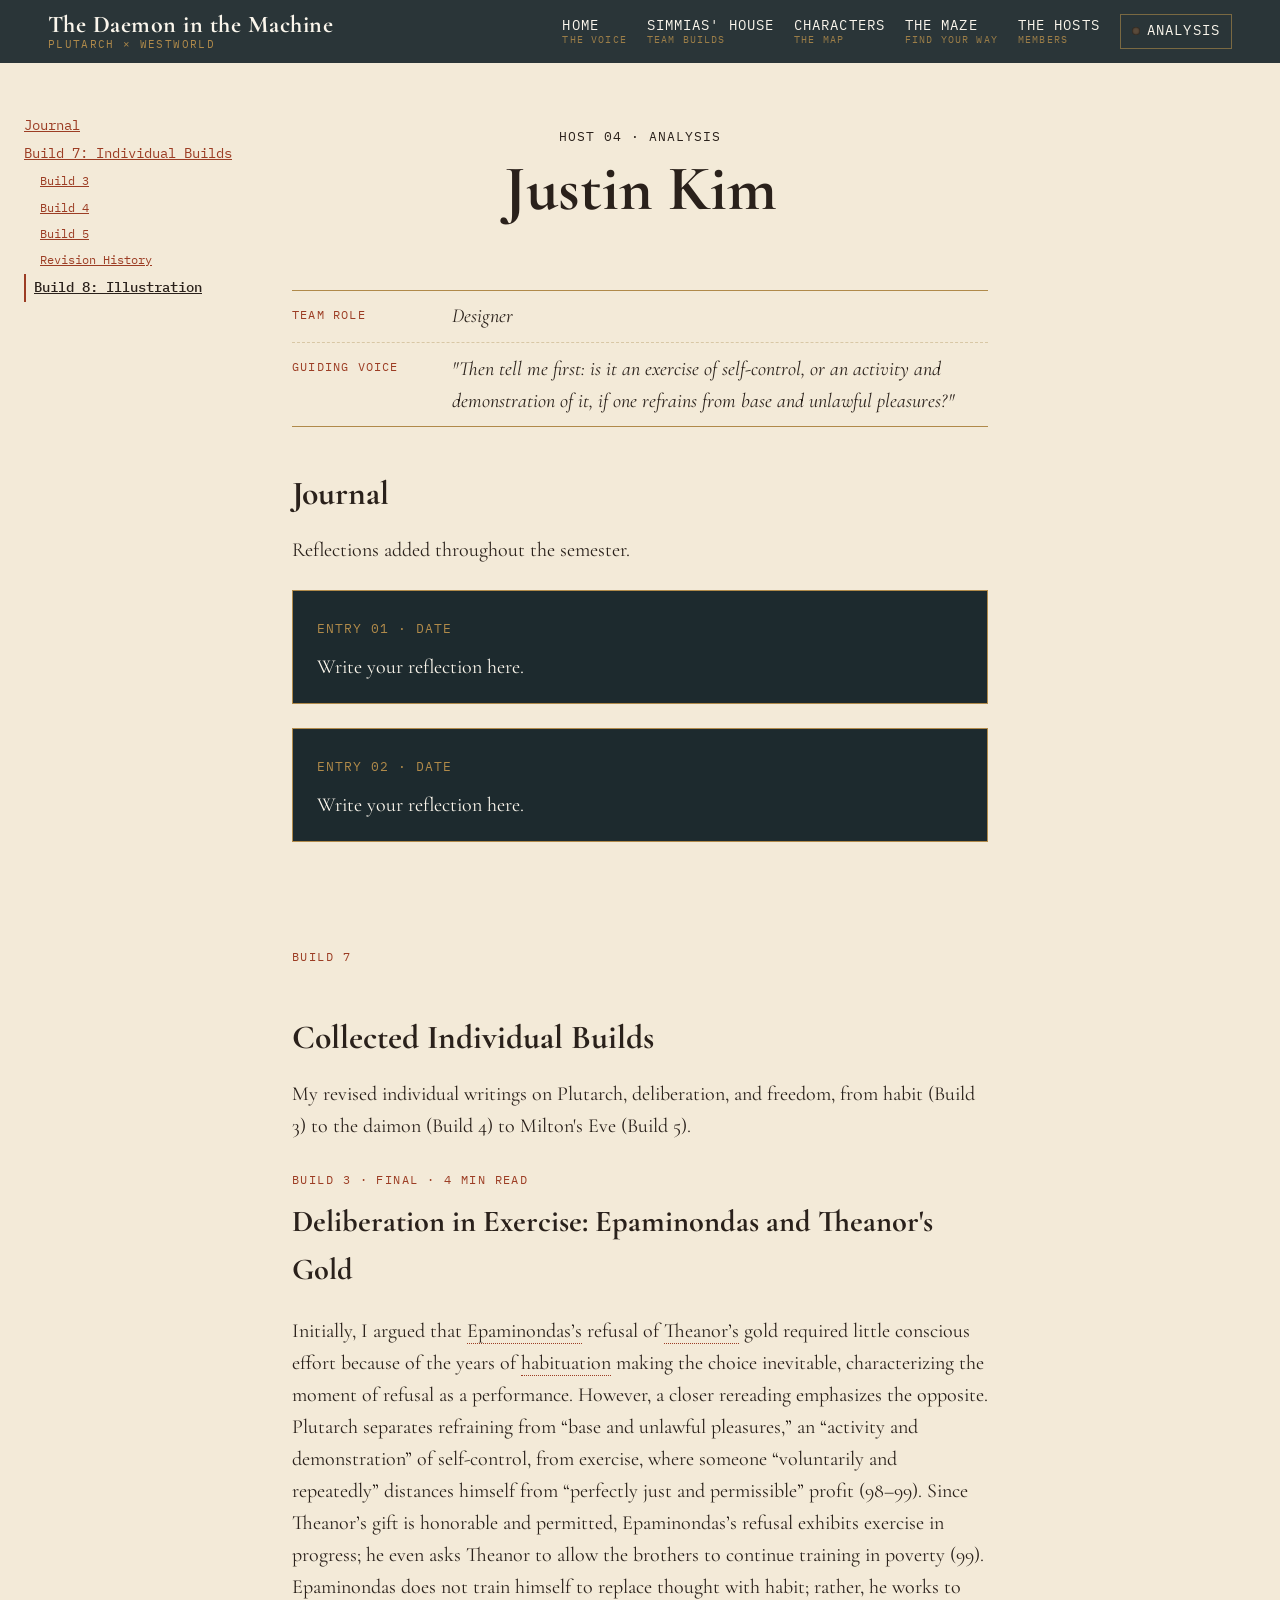
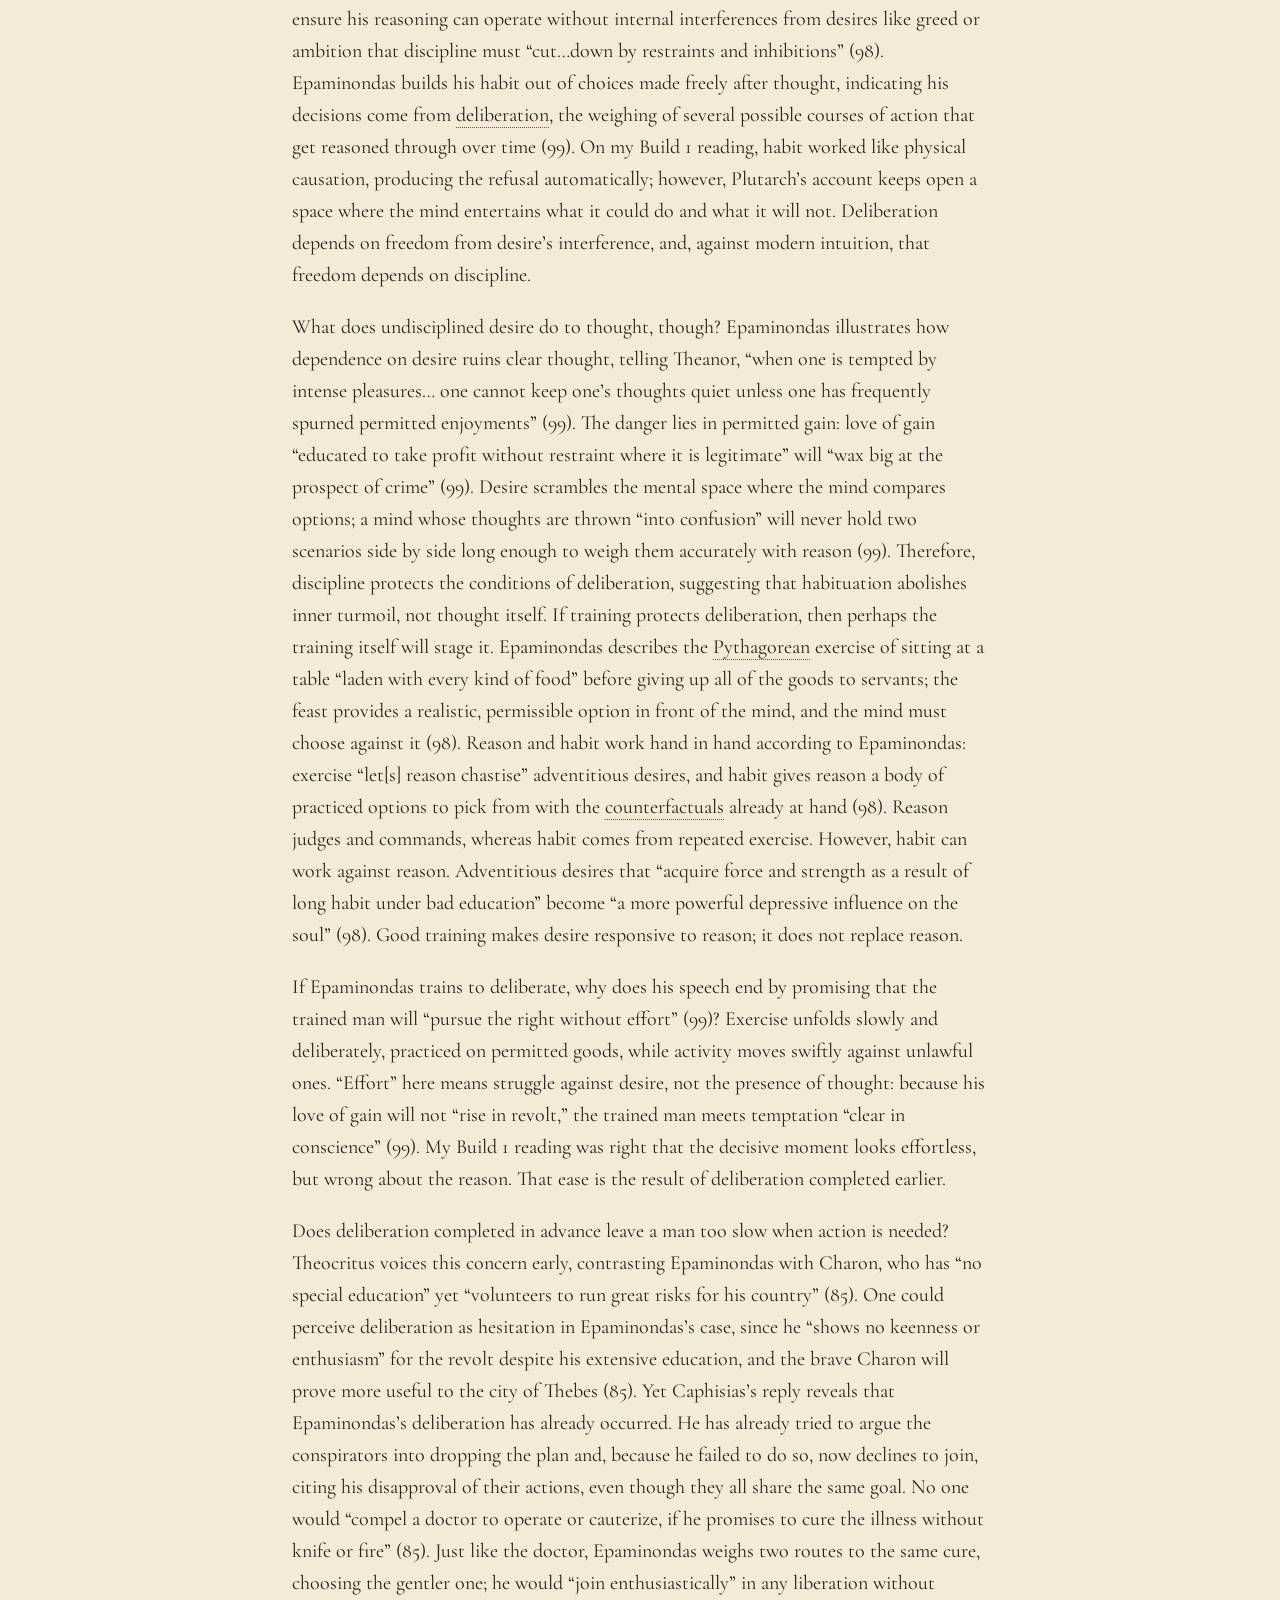
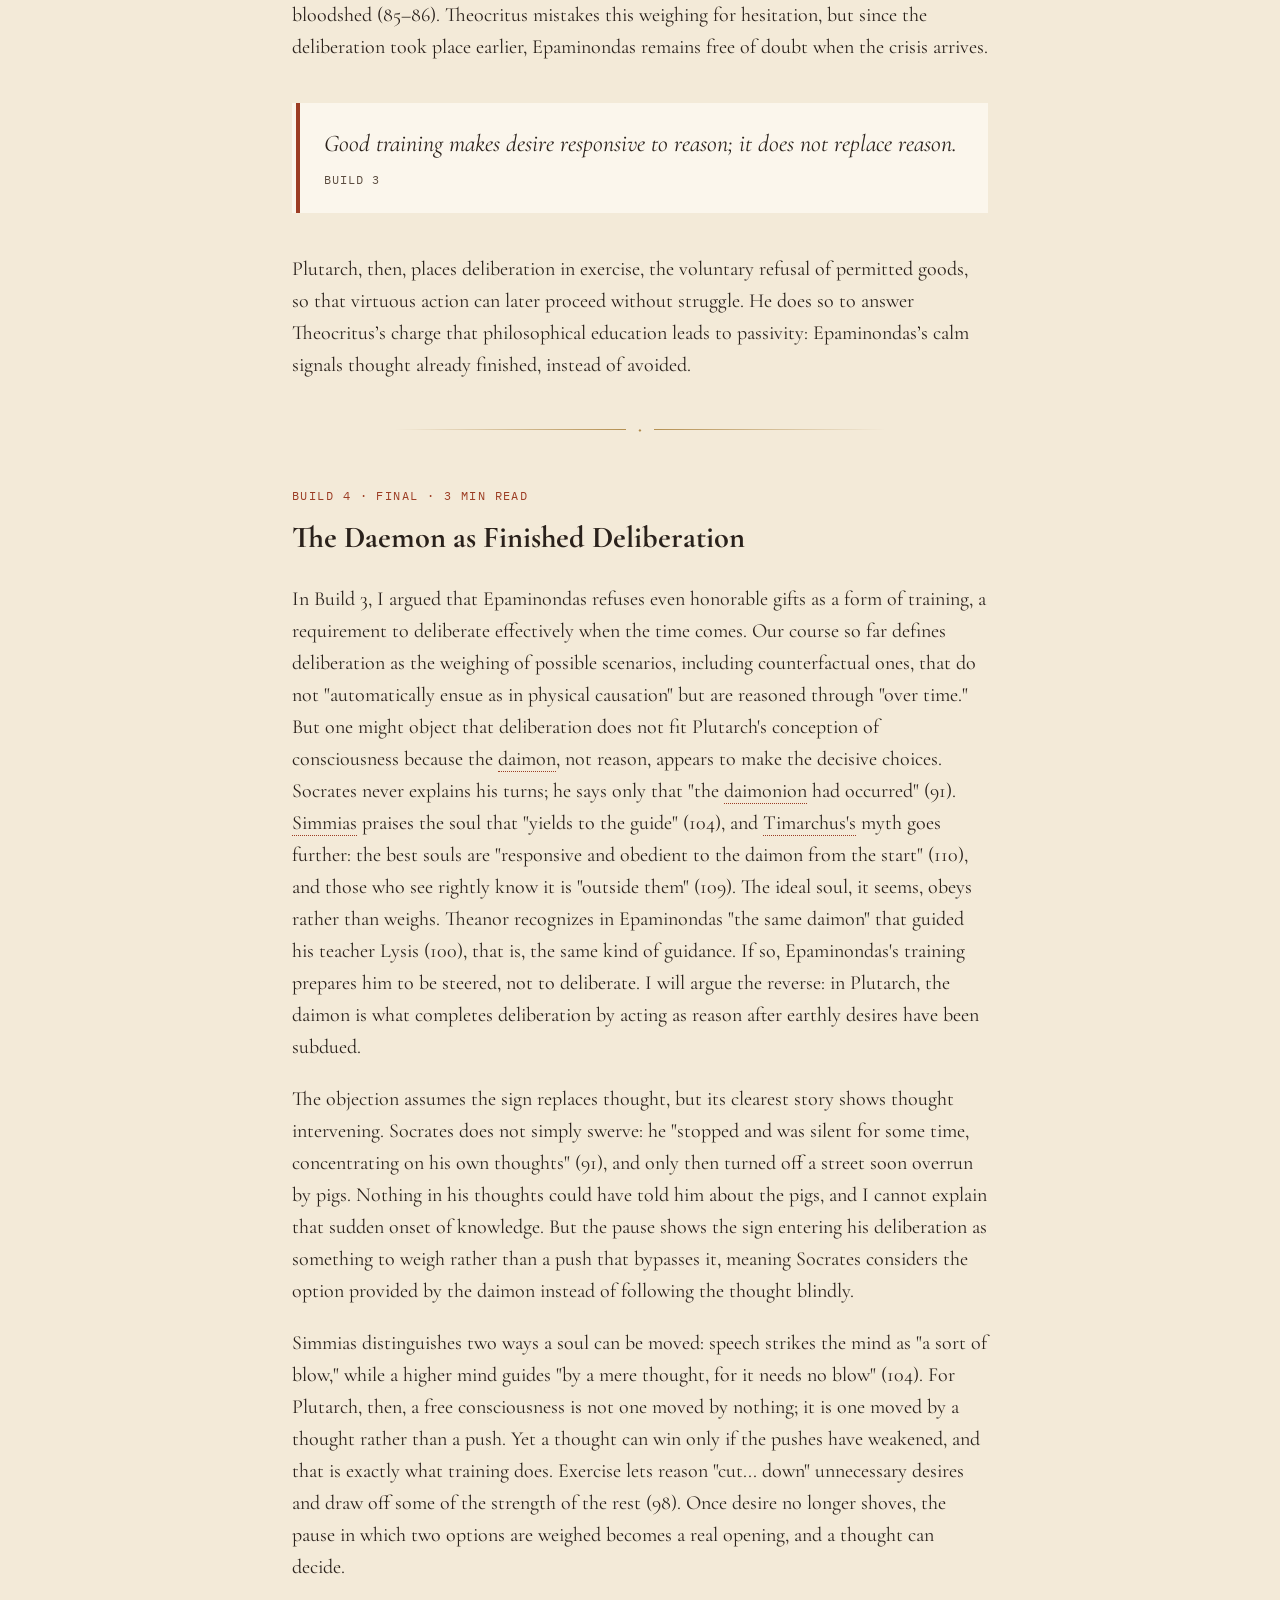
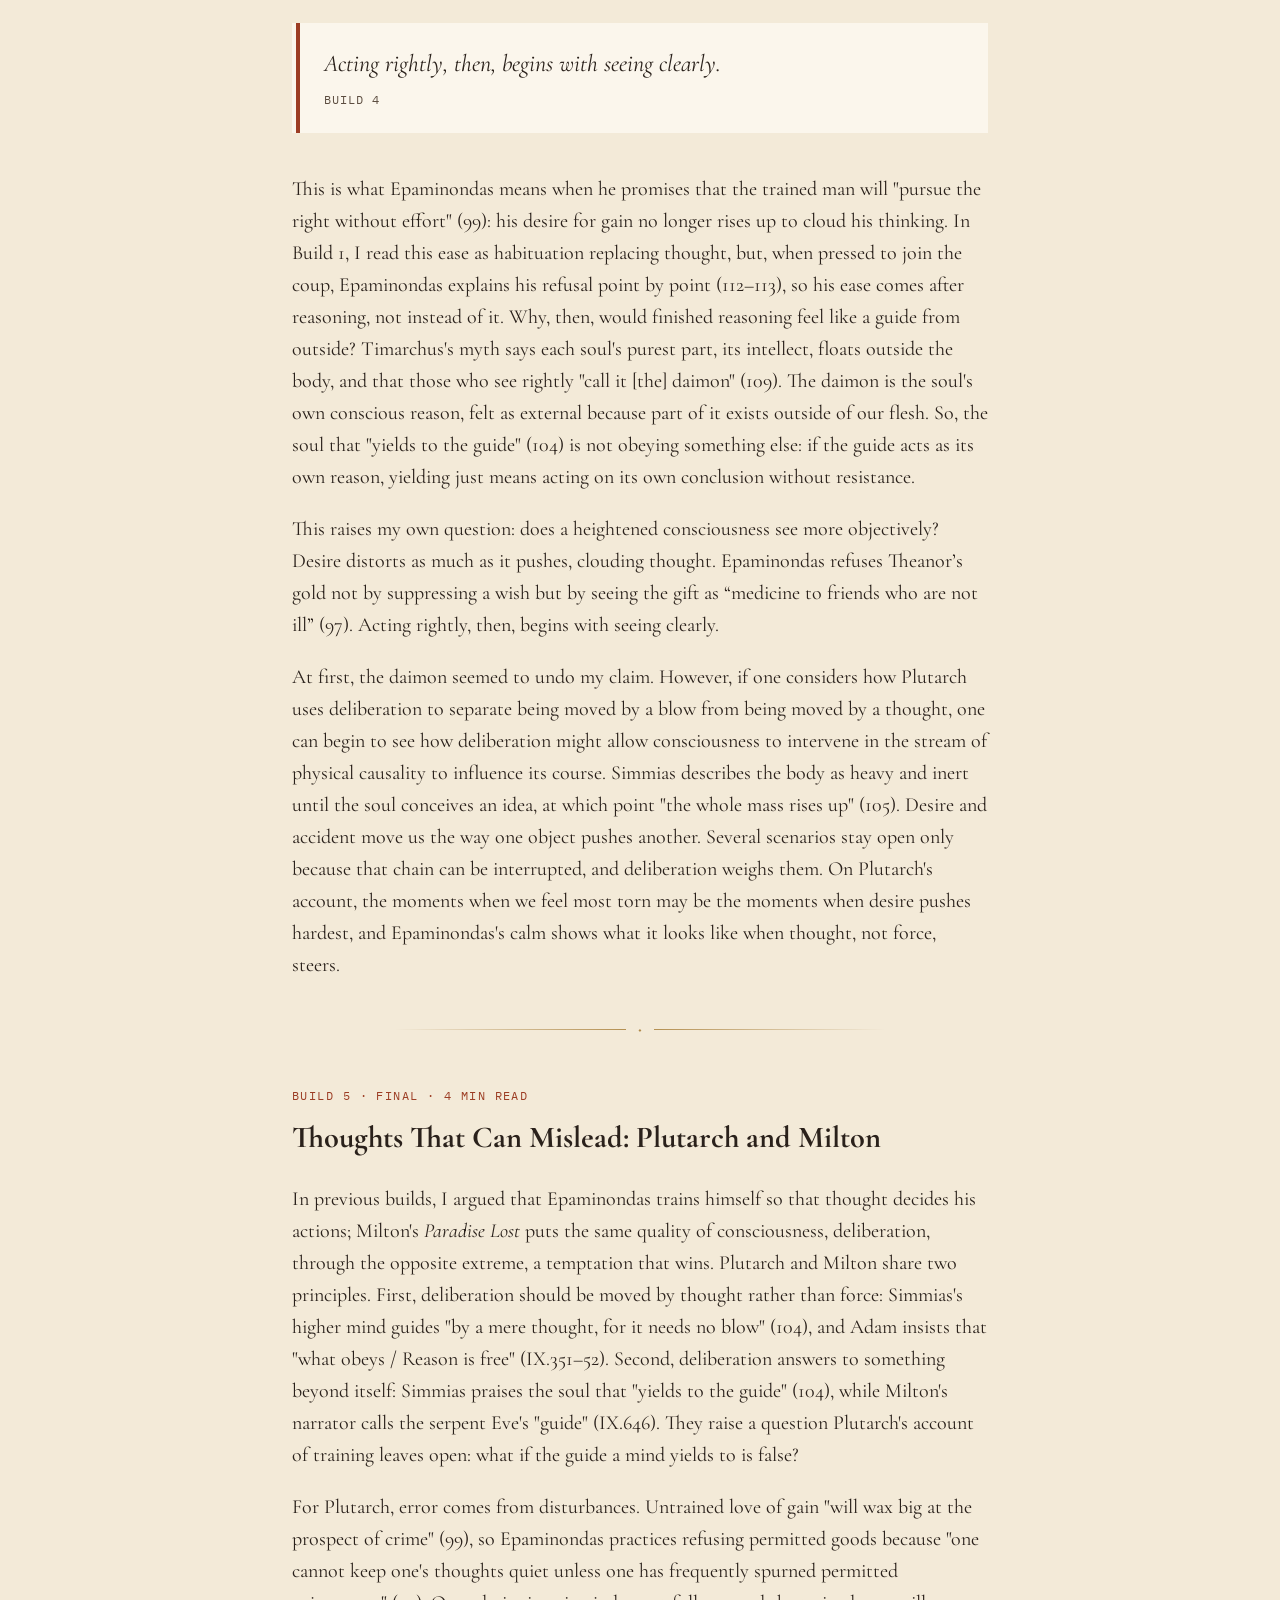
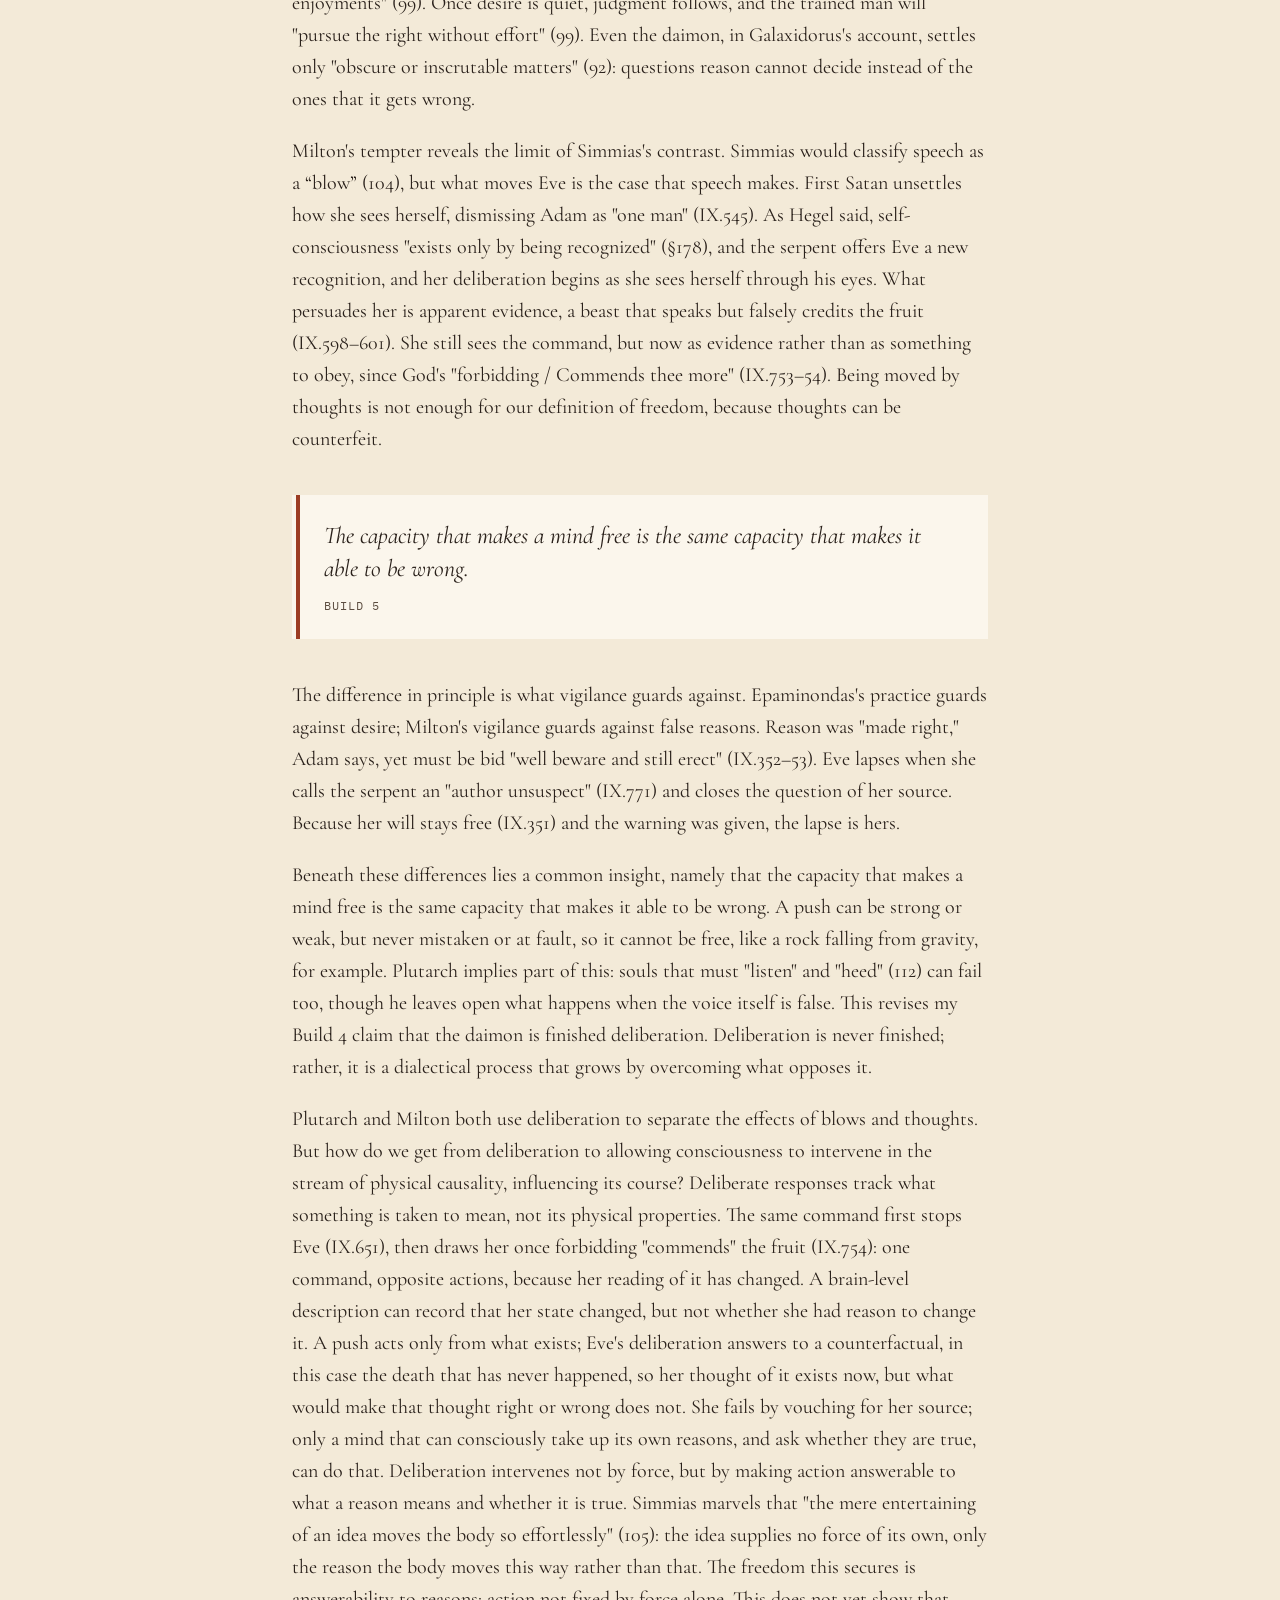
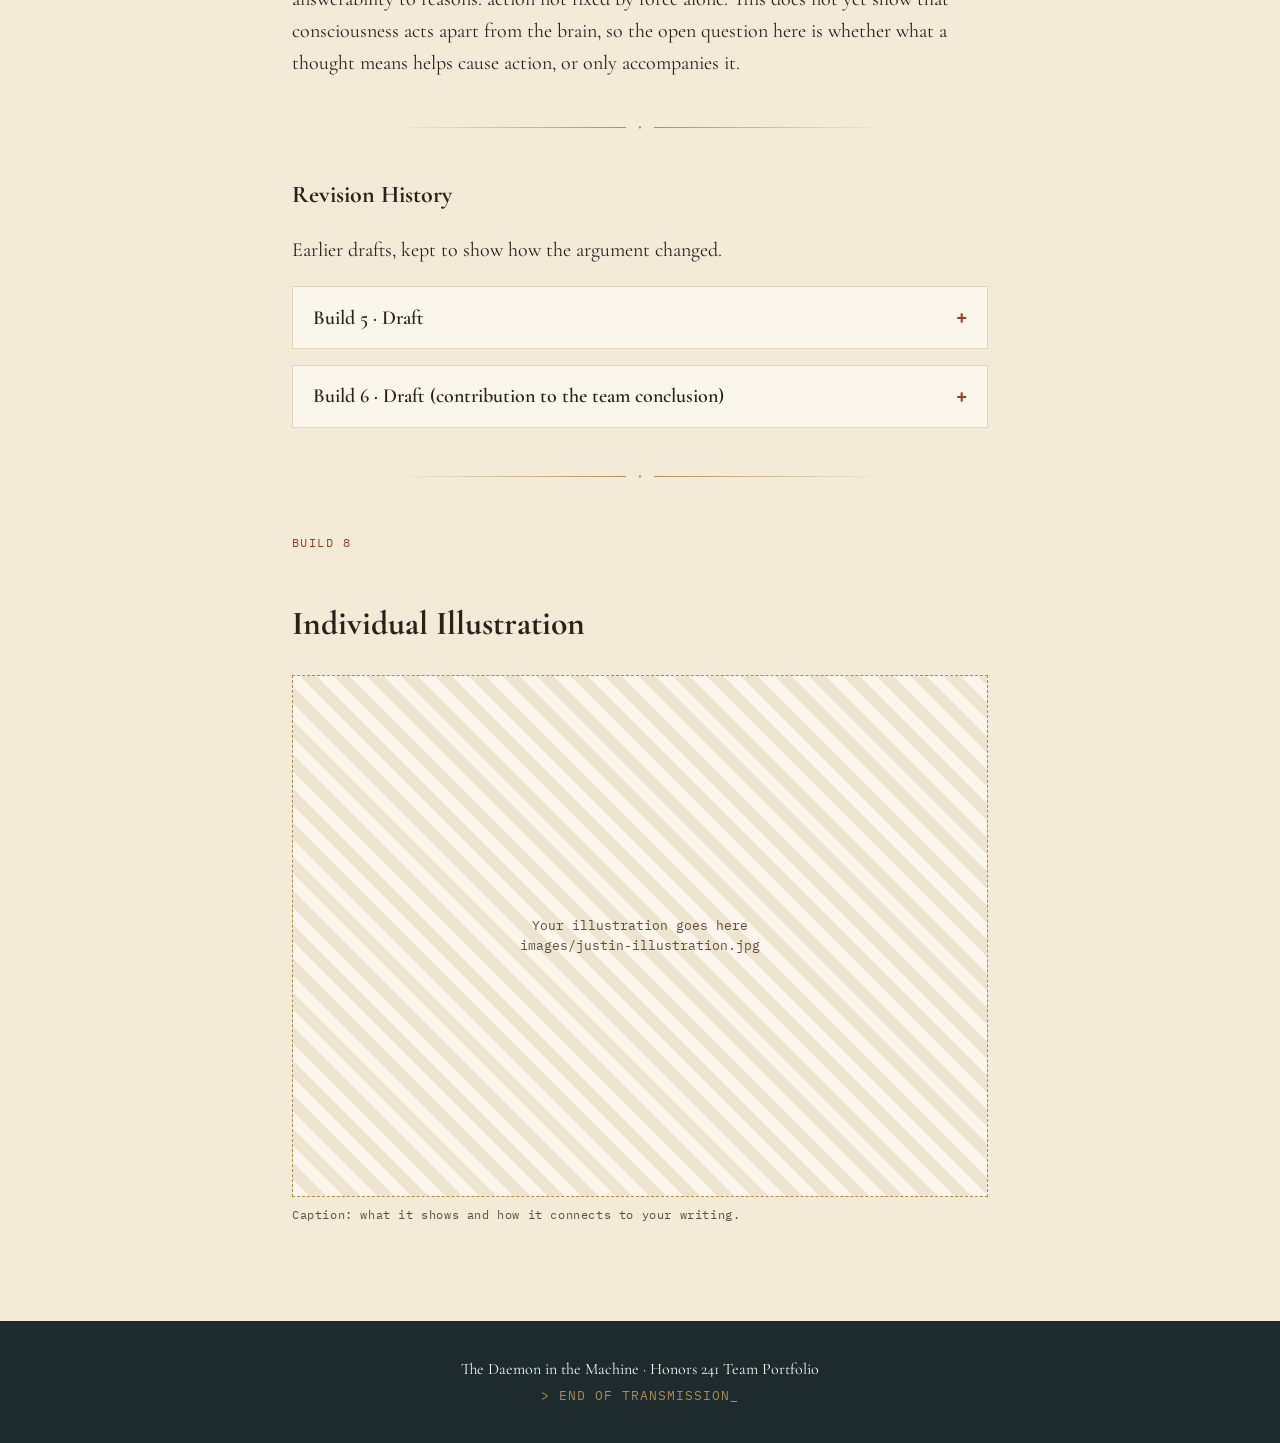
<file: members/justin.html>
<!doctype html>
<html lang="en">
<head>
  <meta charset="utf-8">
  <meta name="viewport" content="width=device-width, initial-scale=1">
  <title>Justin Kim · The Daemon in the Machine</title>
  <link rel="stylesheet" href="../style.css">
</head>
<body>
  <div class="page-head">
    <span class="mono">Host 04 · analysis</span>
    <h1>Justin Kim</h1>
  </div>

  <main>
    <!-- EDIT: fill in the two lines below -->
    <dl class="diagnostic">
      <div><dt>Team role</dt><dd>Designer</dd></div>
      <div><dt>Guiding voice</dt><dd>"Then tell me first: is it an exercise of self-control, or an activity and demonstration of it, if one refrains from base and unlawful pleasures?"</dd></div>
    </dl>

    <nav class="toc">
      <a href="#journal">Journal</a>
      <a href="#builds">Build 7: Individual Builds</a>
      <a href="#build-3" class="sub">Build 3</a>
      <a href="#build-4" class="sub">Build 4</a>
      <a href="#build-5" class="sub">Build 5</a>
      <a href="#revisions" class="sub">Revision History</a>
      <a href="#illustration">Build 8: Illustration</a>
    </nav>

    <!-- ================= JOURNAL ================= -->
    <section id="journal">
      <h2>Journal</h2>
      <p>Reflections added throughout the semester.</p>

      <!-- EDIT: copy this whole <div class="journal-entry"> block for each new entry -->
      <div class="journal-entry">
        <span class="mono">Entry 01 · Date</span>
        <p>Write your reflection here.</p>
      </div>

      <div class="journal-entry">
        <span class="mono">Entry 02 · Date</span>
        <p>Write your reflection here.</p>
      </div>
    </section>

    <hr>

    <!-- ================= INDIVIDUAL BUILDS ================= -->
    <section id="builds">
      <span class="build-label">Build 7</span>
      <h2>Collected Individual Builds</h2>
      <p>My revised individual writings on Plutarch, deliberation, and freedom, from habit (Build 3) to the daimon (Build 4) to Milton's Eve (Build 5).</p>

      <article id="build-3" class="build">
        <span class="build-label">Build 3 · Final</span>
        <h3>Deliberation in Exercise: Epaminondas and Theanor's Gold</h3>
        <aside class="note"><span class="mono">Revision</span>Reverses Build 1: habit protects thought instead of replacing it.</aside>
        <p>Initially, I argued that Epaminondas’s refusal of Theanor’s gold required little conscious effort because of the years of habituation making the choice inevitable, characterizing the moment of refusal as a performance. However, a closer rereading emphasizes the opposite. Plutarch separates refraining from “base and unlawful pleasures,” an “activity and demonstration” of self-control, from exercise, where someone “voluntarily and repeatedly” distances himself from “perfectly just and permissible” profit (98–99). Since Theanor’s gift is honorable and permitted, Epaminondas’s refusal exhibits exercise in progress; he even asks Theanor to allow the brothers to continue training in poverty (99). Epaminondas does not train himself to replace thought with habit; rather, he works to ensure his reasoning can operate without internal interferences from desires like greed or ambition that discipline must “cut…down by restraints and inhibitions” (98). Epaminondas builds his habit out of choices made freely after thought, indicating his decisions come from deliberation, the weighing of several possible courses of action that get reasoned through over time (99). On my Build 1 reading, habit worked like physical causation, producing the refusal automatically; however, Plutarch’s account keeps open a space where the mind entertains what it could do and what it will not. Deliberation depends on freedom from desire’s interference, and, against modern intuition, that freedom depends on discipline.</p>
        <p>What does undisciplined desire do to thought, though? Epaminondas illustrates how dependence on desire ruins clear thought, telling Theanor, “when one is tempted by intense pleasures… one cannot keep one’s thoughts quiet unless one has frequently spurned permitted enjoyments” (99). The danger lies in permitted gain: love of gain “educated to take profit without restraint where it is legitimate” will “wax big at the prospect of crime” (99). Desire scrambles the mental space where the mind compares options; a mind whose thoughts are thrown “into confusion” will never hold two scenarios side by side long enough to weigh them accurately with reason (99). Therefore, discipline protects the conditions of deliberation, suggesting that habituation abolishes inner turmoil, not thought itself. If training protects deliberation, then perhaps the training itself will stage it. Epaminondas describes the Pythagorean exercise of sitting at a table “laden with every kind of food” before giving up all of the goods to servants; the feast provides a realistic, permissible option in front of the mind, and the mind must choose against it (98). Reason and habit work hand in hand according to Epaminondas: exercise “let[s] reason chastise” adventitious desires, and habit gives reason a body of practiced options to pick from with the counterfactuals already at hand (98). Reason judges and commands, whereas habit comes from repeated exercise. However, habit can work against reason. Adventitious desires that “acquire force and strength as a result of long habit under bad education” become “a more powerful depressive influence on the soul” (98). Good training makes desire responsive to reason; it does not replace reason.</p>
        <aside class="note"><span class="mono">Key distinction</span><em>Exercise</em> (refusing permitted goods) vs. <em>activity</em> (refusing unlawful ones).</aside>
        <p>If Epaminondas trains to deliberate, why does his speech end by promising that the trained man will “pursue the right without effort” (99)? Exercise unfolds slowly and deliberately, practiced on permitted goods, while activity moves swiftly against unlawful ones. “Effort” here means struggle against desire, not the presence of thought: because his love of gain will not “rise in revolt,” the trained man meets temptation “clear in conscience” (99). My Build 1 reading was right that the decisive moment looks effortless, but wrong about the reason. That ease is the result of deliberation completed earlier.</p>
        <p>Does deliberation completed in advance leave a man too slow when action is needed? Theocritus voices this concern early, contrasting Epaminondas with Charon, who has “no special education” yet “volunteers to run great risks for his country” (85). One could perceive deliberation as hesitation in Epaminondas’s case, since he “shows no keenness or enthusiasm” for the revolt despite his extensive education, and the brave Charon will prove more useful to the city of Thebes (85). Yet Caphisias’s reply reveals that Epaminondas’s deliberation has already occurred. He has already tried to argue the conspirators into dropping the plan and, because he failed to do so, now declines to join, citing his disapproval of their actions, even though they all share the same goal. No one would “compel a doctor to operate or cauterize, if he promises to cure the illness without knife or fire” (85). Just like the doctor, Epaminondas weighs two routes to the same cure, choosing the gentler one; he would “join enthusiastically” in any liberation without bloodshed (85–86). Theocritus mistakes this weighing for hesitation, but since the deliberation took place earlier, Epaminondas remains free of doubt when the crisis arrives.</p>
        <blockquote>
          Good training makes desire responsive to reason; it does not replace reason.
          <cite>Build 3</cite>
        </blockquote>
        <p>Plutarch, then, places deliberation in exercise, the voluntary refusal of permitted goods, so that virtuous action can later proceed without struggle. He does so to answer Theocritus’s charge that philosophical education leads to passivity: Epaminondas’s calm signals thought already finished, instead of avoided.</p>
      </article>

      <hr>

      <article id="build-4" class="build">
        <span class="build-label">Build 4 · Final</span>
        <h3>The Daemon as Finished Deliberation</h3>
        <aside class="note"><span class="mono">Objection</span>If the daimon makes the choices, the ideal soul obeys rather than weighs.</aside>
        <p>In Build 3, I argued that Epaminondas refuses even honorable gifts as a form of training, a requirement to deliberate effectively when the time comes. Our course so far defines deliberation as the weighing of possible scenarios, including counterfactual ones, that do not "automatically ensue as in physical causation" but are reasoned through "over time." But one might object that deliberation does not fit Plutarch's conception of consciousness because the daimon, not reason, appears to make the decisive choices. Socrates never explains his turns; he says only that "the daimonion had occurred" (91). Simmias praises the soul that "yields to the guide" (104), and Timarchus's myth goes further: the best souls are "responsive and obedient to the daimon from the start" (110), and those who see rightly know it is "outside them" (109). The ideal soul, it seems, obeys rather than weighs. Theanor recognizes in Epaminondas "the same daimon" that guided his teacher Lysis (100), that is, the same kind of guidance. If so, Epaminondas's training prepares him to be steered, not to deliberate. I will argue the reverse: in Plutarch, the daimon is what completes deliberation by acting as reason after earthly desires have been subdued.</p>
        <p>The objection assumes the sign replaces thought, but its clearest story shows thought intervening. Socrates does not simply swerve: he "stopped and was silent for some time, concentrating on his own thoughts" (91), and only then turned off a street soon overrun by pigs. Nothing in his thoughts could have told him about the pigs, and I cannot explain that sudden onset of knowledge. But the pause shows the sign entering his deliberation as something to weigh rather than a push that bypasses it, meaning Socrates considers the option provided by the daimon instead of following the thought blindly.</p>
        <p>Simmias distinguishes two ways a soul can be moved: speech strikes the mind as "a sort of blow," while a higher mind guides "by a mere thought, for it needs no blow" (104). For Plutarch, then, a free consciousness is not one moved by nothing; it is one moved by a thought rather than a push. Yet a thought can win only if the pushes have weakened, and that is exactly what training does. Exercise lets reason "cut... down" unnecessary desires and draw off some of the strength of the rest (98). Once desire no longer shoves, the pause in which two options are weighed becomes a real opening, and a thought can decide.</p>
        <blockquote>
          Acting rightly, then, begins with seeing clearly.
          <cite>Build 4</cite>
        </blockquote>
        <aside class="note"><span class="mono">Reply</span>The daimon is the soul's own reason, felt as outside because the intellect partly lives outside the body.</aside>
        <p>This is what Epaminondas means when he promises that the trained man will "pursue the right without effort" (99): his desire for gain no longer rises up to cloud his thinking. In Build 1, I read this ease as habituation replacing thought, but, when pressed to join the coup, Epaminondas explains his refusal point by point (112–113), so his ease comes after reasoning, not instead of it. Why, then, would finished reasoning feel like a guide from outside? Timarchus's myth says each soul's purest part, its intellect, floats outside the body, and that those who see rightly "call it [the] daimon" (109). The daimon is the soul's own conscious reason, felt as external because part of it exists outside of our flesh. So, the soul that "yields to the guide" (104) is not obeying something else: if the guide acts as its own reason, yielding just means acting on its own conclusion without resistance.</p>
        <p>This raises my own question: does a heightened consciousness see more objectively? Desire distorts as much as it pushes, clouding thought. Epaminondas refuses Theanor’s gold not by suppressing a wish but by seeing the gift as “medicine to friends who are not ill” (97). Acting rightly, then, begins with seeing clearly.</p>
        <p>At first, the daimon seemed to undo my claim. However, if one considers how Plutarch uses deliberation to separate being moved by a blow from being moved by a thought, one can begin to see how deliberation might allow consciousness to intervene in the stream of physical causality to influence its course. Simmias describes the body as heavy and inert until the soul conceives an idea, at which point "the whole mass rises up" (105). Desire and accident move us the way one object pushes another. Several scenarios stay open only because that chain can be interrupted, and deliberation weighs them. On Plutarch's account, the moments when we feel most torn may be the moments when desire pushes hardest, and Epaminondas's calm shows what it looks like when thought, not force, steers.</p>
      </article>

      <hr>

      <article id="build-5" class="build">
        <span class="build-label">Build 5 · Final</span>
        <h3>Thoughts That Can Mislead: Plutarch and Milton</h3>
        <aside class="note"><span class="mono">New text</span>Milton tests deliberation against the opposite case: a temptation that wins.</aside>
        <p>In previous builds, I argued that Epaminondas trains himself so that thought decides his actions; Milton's <em>Paradise Lost</em> puts the same quality of consciousness, deliberation, through the opposite extreme, a temptation that wins. Plutarch and Milton share two principles. First, deliberation should be moved by thought rather than force: Simmias's higher mind guides "by a mere thought, for it needs no blow" (104), and Adam insists that "what obeys / Reason is free" (IX.351–52). Second, deliberation answers to something beyond itself: Simmias praises the soul that "yields to the guide" (104), while Milton's narrator calls the serpent Eve's "guide" (IX.646). They raise a question Plutarch's account of training leaves open: what if the guide a mind yields to is false?</p>
        <p>For Plutarch, error comes from disturbances. Untrained love of gain "will wax big at the prospect of crime" (99), so Epaminondas practices refusing permitted goods because "one cannot keep one's thoughts quiet unless one has frequently spurned permitted enjoyments" (99). Once desire is quiet, judgment follows, and the trained man will "pursue the right without effort" (99). Even the daimon, in Galaxidorus's account, settles only "obscure or inscrutable matters" (92): questions reason cannot decide instead of the ones that it gets wrong.</p>
        <p>Milton's tempter reveals the limit of Simmias's contrast. Simmias would classify speech as a “blow” (104), but what moves Eve is the case that speech makes. First Satan unsettles how she sees herself, dismissing Adam as "one man" (IX.545). As Hegel said, self-consciousness "exists only by being recognized" (§178), and the serpent offers Eve a new recognition, and her deliberation begins as she sees herself through his eyes. What persuades her is apparent evidence, a beast that speaks but falsely credits the fruit (IX.598–601). She still sees the command, but now as evidence rather than as something to obey, since God's "forbidding / Commends thee more" (IX.753–54). Being moved by thoughts is not enough for our definition of freedom, because thoughts can be counterfeit.</p>
        <blockquote>
          The capacity that makes a mind free is the same capacity that makes it able to be wrong.
          <cite>Build 5</cite>
        </blockquote>
        <p>The difference in principle is what vigilance guards against. Epaminondas's practice guards against desire; Milton's vigilance guards against false reasons. Reason was "made right," Adam says, yet must be bid "well beware and still erect" (IX.352–53). Eve lapses when she calls the serpent an "author unsuspect" (IX.771) and closes the question of her source. Because her will stays free (IX.351) and the warning was given, the lapse is hers.</p>
        <aside class="note"><span class="mono">Revision</span>Revises Build 4: deliberation is never finished.</aside>
        <p>Beneath these differences lies a common insight, namely that the capacity that makes a mind free is the same capacity that makes it able to be wrong. A push can be strong or weak, but never mistaken or at fault, so it cannot be free, like a rock falling from gravity, for example. Plutarch implies part of this: souls that must "listen" and "heed" (112) can fail too, though he leaves open what happens when the voice itself is false. This revises my Build 4 claim that the daimon is finished deliberation. Deliberation is never finished; rather, it is a dialectical process that grows by overcoming what opposes it.</p>
        <aside class="note"><span class="mono">Course question</span>Can what a thought <em>means</em> intervene in physical causation?</aside>
        <p>Plutarch and Milton both use deliberation to separate the effects of blows and thoughts. But how do we get from deliberation to allowing consciousness to intervene in the stream of physical causality, influencing its course? Deliberate responses track what something is taken to mean, not its physical properties. The same command first stops Eve (IX.651), then draws her once forbidding "commends" the fruit (IX.754): one command, opposite actions, because her reading of it has changed. A brain-level description can record that her state changed, but not whether she had reason to change it. A push acts only from what exists; Eve's deliberation answers to a counterfactual, in this case the death that has never happened, so her thought of it exists now, but what would make that thought right or wrong does not. She fails by vouching for her source; only a mind that can consciously take up its own reasons, and ask whether they are true, can do that. Deliberation intervenes not by force, but by making action answerable to what a reason means and whether it is true. Simmias marvels that "the mere entertaining of an idea moves the body so effortlessly" (105): the idea supplies no force of its own, only the reason the body moves this way rather than that. The freedom this secures is answerability to reasons: action not fixed by force alone. This does not yet show that consciousness acts apart from the brain, so the open question here is whether what a thought means helps cause action, or only accompanies it.</p>
      </article>

      <hr>

      <section id="revisions">
        <h3>Revision History</h3>
        <p>Earlier drafts, kept to show how the argument changed.</p>
        <details class="fold">
          <summary>Build 5 · Draft</summary>
        <p>In Builds 3 and 4, I argued that Plutarch's Epaminondas trains himself so that a thought, not desire, can decide his actions. Milton's <em>Paradise Lost</em> tests the same quality of consciousness, deliberation, against the most extreme case: a temptation that wins. Both authors insist that virtue means nothing until it faces a real alternative. The Pythagoreans sit before a table "laden with every kind of food" only to give it away (98), and Eve asks, "what is faith, love, virtue unassayed, / Alone, without exterior help sustained?" (IX.335–36). Both tie freedom to reason, as Adam does when he says "what obeys / Reason is free" (IX.351–52). Both show desire wrecking the calm that deliberation needs: Plutarch's untrained man cannot keep his thoughts from "confusion" (99), and after the Fall, passion shakes the couple's "inward state of mind, calm region once" (IX.1124). And both stage deliberation beside a guide: Socrates' daimon, and the serpent, whom the narrator calls Eve's "guide" (IX.646).</p>
        <p>The differences lie in what each author thinks the test should be run on. Plutarch separates exercise, refusing permitted goods, from activity, refusing unlawful ones (98–99). Epaminondas practices on Theanor's honorable gift so that he will be ready to refuse unlawful gain. Eve reverses the order, and she seeks her trial alone, on the one forbidden thing, with no practice behind her. Adam warns her, "Seek not temptation… trial will come unsought" (IX.364–66), and afterward draws the lesson: "Let none henceforth seek needless cause t' approve / The faith they owe" (IX.1140–41). However, Milton does not reject testing itself; Adam lets her go because "thy stay, not free, absents thee more" (IX.372): virtue that is forced is not virtue. Milton and Plutarch agree that the soul must be tested; they disagree about whether the first test should be the most dangerous one.</p>
        <p>The deeper difference is when deliberation happens, and through what eyes. Epaminondas has deliberated long before the gold arrives. Eve deliberates in the moment, and her deliberation is real: she weighs knowledge against death, God's motives against the serpent's evidence (IX.745–79). But she weighs a scene desire has already painted. The fruit is "Fair to the eye, inviting to the taste" (IX.777), exactly the "fair appearing good" Adam warned could make reason "dictate false" (IX.354–55). She even turns freedom into an argument for eating: "what profits then / Our inward freedom?" (IX.761–62). Even as she eats, the narrator cannot say whether her delight is "true / Or fancied so" (IX.788–89). Satan shows the same failure from the other side, considering repentance carefully (IV.93–97), but "Disdain forbids me" (IV.82) before the weighing begins, and his deliberation ends in "Evil, be thou my good" (IV.110).</p>
        <p>This is also why the two guides differ, since the serpent offers his "conduct" (IX.630) and promises the very thing Eve lacks, clear sight: "your eyes, that seem so clear / Yet are but dim, shall perfectly be then / Opened and cleared" (IX.706–8). Instead, Adam and Eve find "their eyes how opened and their minds / How darkened" (IX.1053–54). Plutarch's daimon guides only souls already trained to hear it while Milton shows what happens when an untrained soul chooses its guide by appearances.</p>
        <p>Yet, beneath these differences lies a common insight, namely that deliberation is only as free as the soul's sight is clear. In Build 4, I argued that desire threatens deliberation by pushing. Milton shows that desire also paints: Eve reasons carefully and still chooses wrongly, because the option she weighs is not what it seems. The course defines deliberation as weighing scenarios over time, but both authors suggest the scenarios must first be seen truly, and that this sight is earned. Epaminondas refuses Theanor's gold because he sees it for what it is, "medicine to friends who are not ill" (97). Milton's remedy, after the Fall, is Plutarch's: Michael tells Adam to "add / Deeds to thy knowledge… temperance" (XII.581–83), promising "a paradise within thee" (XII.587). Freedom, then, is not only being moved by a thought rather than a push. It is being moved by a true thought, and only training teaches a soul to tell a true thought from a fair-appearing one.</p>
        </details>
        <details class="fold">
          <summary>Build 6 · Draft (contribution to the team conclusion)</summary>
        <p>Why would anyone refuse gold they could honorably accept? We found that, for Plutarch, Epaminondas refuses the gift to train: by spurning permitted pleasures, he quiets the desires that would otherwise push him, so that a thought rather than a force decides his actions. However, if a thought can move us, then a thought can also mislead us. Milton’s serpent persuades Eve not by force but by argument: he flatters her, offers false evidence, and turns God’s own prohibition into a reason to eat. Freedom and error, we concluded, are one capacity. Freedom and error may then be one capacity, so the act of deliberation is never truly finished.</p>
        </details>
      </section>
    </section>

    <hr>

    <!-- ================= ILLUSTRATION ================= -->
    <section id="illustration">
      <span class="build-label">Build 8</span>
      <h2>Individual Illustration</h2>
      <!-- EDIT: put your image in the images/ folder and replace the div with:
           <img src="../images/justin-illustration.jpg" alt="describe it"> -->
      <figure>
        <div class="placeholder-img">Your illustration goes here<br>images/justin-illustration.jpg</div>
        <figcaption>Caption: what it shows and how it connects to your writing.</figcaption>
      </figure>
    </section>
  </main>

  <script src="../site.js"></script>
</body>
</html>
</file>
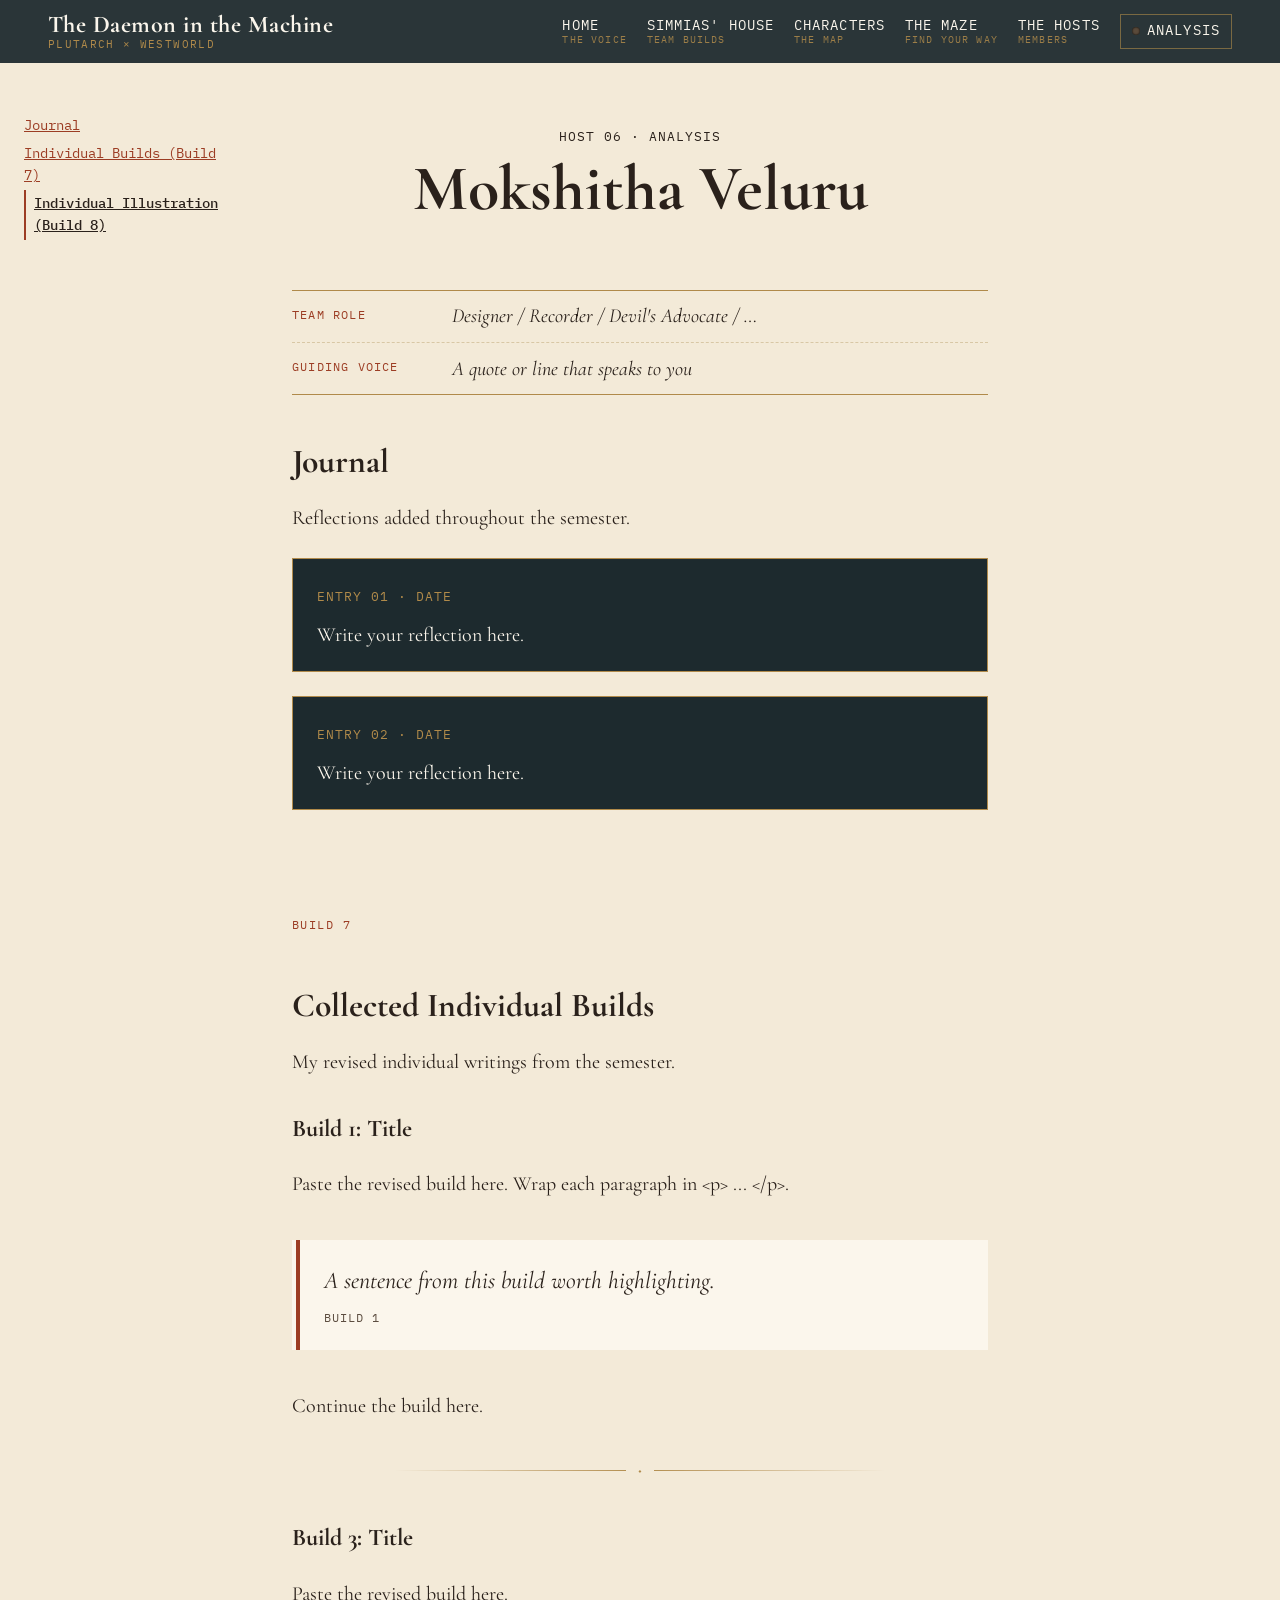
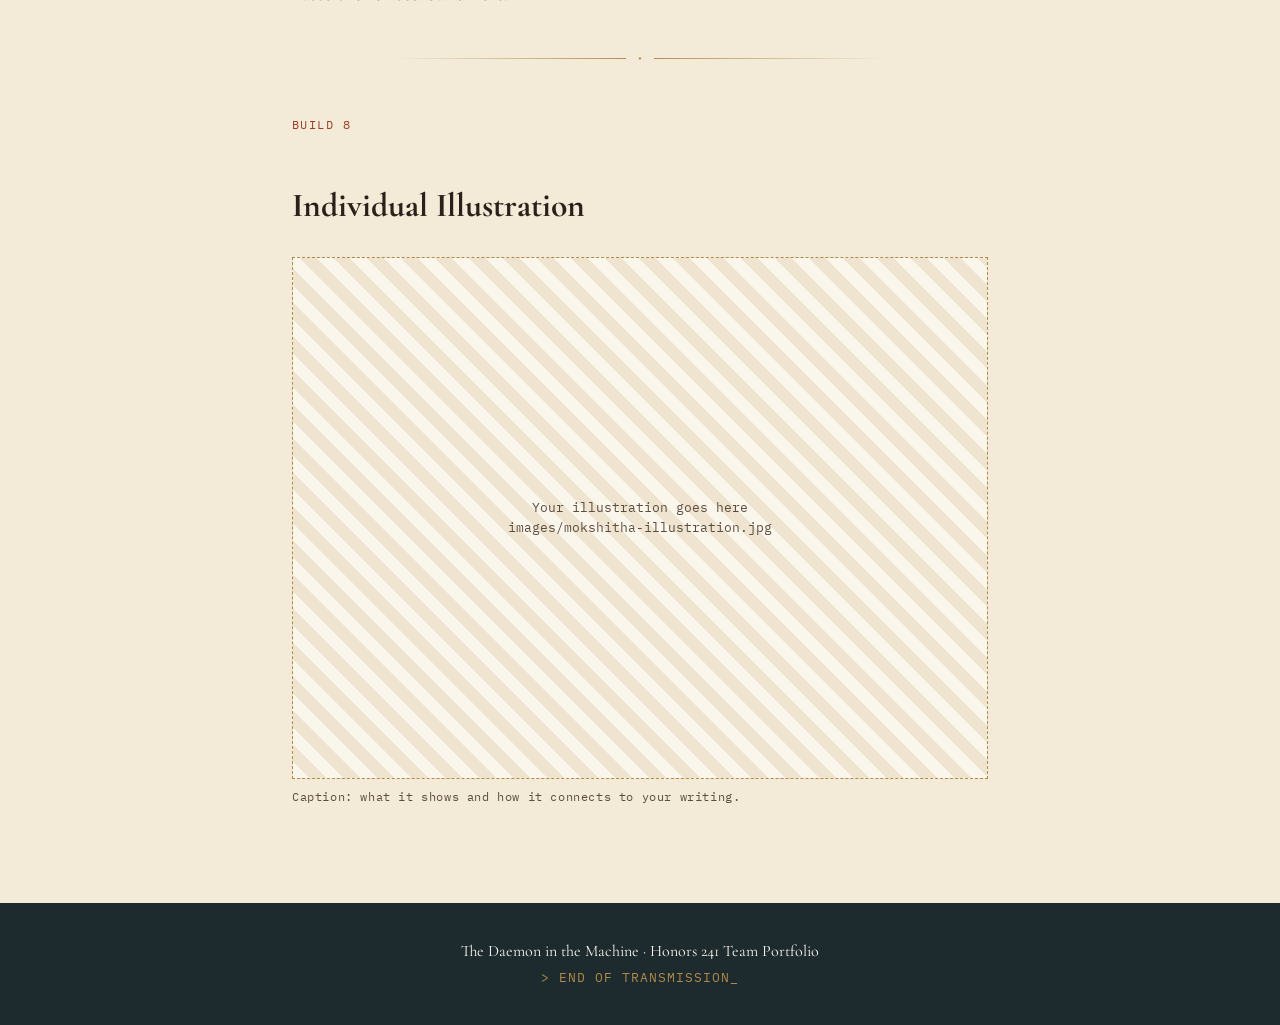
<file: members/mokshitha.html>
<!doctype html>
<html lang="en">
<head>
  <meta charset="utf-8">
  <meta name="viewport" content="width=device-width, initial-scale=1">
  <title>Mokshitha Veluru · The Daemon in the Machine</title>
  <link rel="stylesheet" href="../style.css">
</head>
<body>
  <div class="page-head">
    <span class="mono">Host 06 · analysis</span>
    <h1>Mokshitha Veluru</h1>
  </div>

  <main>
    <!-- EDIT: fill in the two lines below -->
    <dl class="diagnostic">
      <div><dt>Team role</dt><dd>Designer / Recorder / Devil's Advocate / …</dd></div>
      <div><dt>Guiding voice</dt><dd>A quote or line that speaks to you</dd></div>
    </dl>

    <nav class="toc">
      <a href="#journal">Journal</a>
      <a href="#builds">Individual Builds (Build 7)</a>
      <a href="#illustration">Individual Illustration (Build 8)</a>
    </nav>

    <!-- ================= JOURNAL ================= -->
    <section id="journal">
      <h2>Journal</h2>
      <p>Reflections added throughout the semester.</p>

      <!-- EDIT: copy this whole <div class="journal-entry"> block for each new entry -->
      <div class="journal-entry">
        <span class="mono">Entry 01 · Date</span>
        <p>Write your reflection here.</p>
      </div>

      <div class="journal-entry">
        <span class="mono">Entry 02 · Date</span>
        <p>Write your reflection here.</p>
      </div>
    </section>

    <hr>

    <!-- ================= INDIVIDUAL BUILDS ================= -->
    <section id="builds">
      <span class="build-label">Build 7</span>
      <h2>Collected Individual Builds</h2>
      <p>My revised individual writings from the semester.</p>

      <!-- EDIT: copy this <article> block for each build.
           Optional: add margin notes that appear in Analysis mode by putting
           <aside class="note"><span class="mono">Note</span>Your note</aside>
           right before a paragraph. -->
      <article>
        <h3>Build 1: Title</h3>
        <p>Paste the revised build here. Wrap each paragraph in &lt;p&gt; ... &lt;/p&gt;.</p>
        <blockquote>
          A sentence from this build worth highlighting.
          <cite>Build 1</cite>
        </blockquote>
        <p>Continue the build here.</p>
      </article>

      <hr>

      <article>
        <h3>Build 3: Title</h3>
        <p>Paste the revised build here.</p>
      </article>
    </section>

    <hr>

    <!-- ================= ILLUSTRATION ================= -->
    <section id="illustration">
      <span class="build-label">Build 8</span>
      <h2>Individual Illustration</h2>
      <!-- EDIT: put your image in the images/ folder and replace the div with:
           <img src="../images/mokshitha-illustration.jpg" alt="describe it"> -->
      <figure>
        <div class="placeholder-img">Your illustration goes here<br>images/mokshitha-illustration.jpg</div>
        <figcaption>Caption: what it shows and how it connects to your writing.</figcaption>
      </figure>
    </section>
  </main>

  <script src="../site.js"></script>
</body>
</html>
</file>
<file: style.css>
@import url("https://fonts.googleapis.com/css2?family=Cormorant+Garamond:ital,wght@0,400;0,600;0,700;1,400&family=IBM+Plex+Mono:wght@400;500&display=swap");

/* ---------- Colors & fonts (change these to restyle the whole site) ---------- */
:root {
  --parchment: #f3ead8;
  --paper: #fbf6ec;
  --light: #fbf6ec;
  --ink: #2a211b;
  --ink-soft: #5c4d40;
  --rust: #9c3d24;      /* accent: dusty western red */
  --brass: #b08a4a;     /* dividers & details */
  --delos: #1d2a2e;     /* dark "lab" color */
  --serif: "Cormorant Garamond", Georgia, serif;
  --mono: "IBM Plex Mono", ui-monospace, monospace;
}

* { box-sizing: border-box; }
html { scroll-behavior: smooth; }
body {
  margin: 0;
  background: var(--parchment);
  color: var(--ink);
  font-family: var(--serif);
  font-size: 1.25rem;
  line-height: 1.6;
}
img { max-width: 100%; height: auto; display: block; }
a { color: var(--rust); }
.mono { font-family: var(--mono); font-size: 0.8rem; letter-spacing: 0.08em; text-transform: uppercase; }

/* ---------- Header / menu ---------- */
.site-header {
  position: sticky; top: 0; z-index: 10;
  display: flex; align-items: center; justify-content: space-between; gap: 1rem;
  padding: 0.75rem clamp(1rem, 4vw, 3rem);
  background: rgba(29, 42, 46, 0.94);
  color: var(--light);
  backdrop-filter: blur(6px);
}
.brand { color: inherit; text-decoration: none; display: flex; flex-direction: column; line-height: 1.1; }
.brand-title { font-size: 1.5rem; font-weight: 700; letter-spacing: 0.02em; }
.brand-sub { font-family: var(--mono); font-size: 0.7rem; letter-spacing: 0.12em; text-transform: uppercase; color: var(--brass); }
#site-nav { display: flex; align-items: center; gap: 1.5rem; font-family: var(--mono); font-size: 0.85rem; text-transform: uppercase; letter-spacing: 0.08em; }
#site-nav a, #site-nav summary { color: var(--light); text-decoration: none; cursor: pointer; }
#site-nav a:hover, #site-nav summary:hover, #site-nav [aria-current] { color: var(--brass); }
.members-menu { position: relative; }
.members-menu summary { list-style: none; }
.members-menu summary::after { content: " ▾"; }
.members-list {
  position: absolute; right: 0; top: 2rem; min-width: 12rem;
  display: flex; flex-direction: column;
  background: var(--delos); border: 1px solid var(--brass); padding: 0.5rem 0;
}
.members-list a { padding: 0.5rem 1rem; }
.menu-toggle { display: none; background: none; border: 1px solid var(--brass); color: var(--light); font-family: var(--mono); padding: 0.4rem 0.8rem; }

@media (max-width: 1100px) {
  .menu-toggle { display: block; }
  #site-nav { display: none; position: absolute; top: 100%; left: 0; right: 0; flex-direction: column; align-items: flex-start; background: var(--delos); padding: 1rem; gap: 1rem; }
  .nav-open #site-nav { display: flex; }
  .members-list { position: static; border: none; padding-left: 0.5rem; }
}

/* ---------- Home page hero (DeepDream background) ---------- */
.hero {
  min-height: 88vh;
  display: grid; place-items: center; text-align: center;
  padding: 4rem 1.5rem;
  color: var(--light);
  /* Replace images/deepdream.jpg with your team's DeepDream image */
  background:
    linear-gradient(rgba(20, 16, 12, 0.45), rgba(20, 16, 12, 0.7)),
    url("images/deepdream.jpg") center / cover no-repeat,
    radial-gradient(circle at 30% 30%, #7a4a2a, #1d2a2e 70%);
}
.hero h1 { font-size: clamp(3rem, 10vw, 7rem); margin: 0; line-height: 1; font-weight: 700; }
.hero p { font-size: clamp(1.2rem, 3vw, 1.6rem); font-style: italic; max-width: 40rem; margin: 1rem auto 0; }
.hero .mono { color: var(--brass); display: block; margin-bottom: 1rem; }

/* ---------- Page layout ---------- */
main { max-width: 46rem; margin: 0 auto; padding: 3rem 1.25rem 4rem; }
.page-head { text-align: center; padding: 3.5rem 1.25rem 1rem; }
.page-head h1 { font-size: clamp(2.5rem, 7vw, 4rem); margin: 0.25rem 0; line-height: 1.05; }
.page-head p { color: var(--ink-soft); font-style: italic; margin: 0; }
h2 { font-size: 2.1rem; margin: 3rem 0 0.5rem; line-height: 1.15; }
h3 { font-size: 1.5rem; margin: 2rem 0 0.25rem; }
.build-label { font-family: var(--mono); font-size: 0.75rem; letter-spacing: 0.12em; text-transform: uppercase; color: var(--rust); }

/* Divider: a brass rule with a small diamond in the middle */
hr, .divider {
  border: none; height: 1px; margin: 3rem auto; width: 70%;
  background: linear-gradient(90deg, transparent, var(--brass), transparent);
  position: relative; overflow: visible;
}
hr::after {
  content: "◆"; position: absolute; left: 50%; top: 50%; transform: translate(-50%, -55%);
  background: var(--parchment); color: var(--brass); padding: 0 0.75rem; font-size: 0.8rem;
}

/* Highlighted quotation from your writing */
blockquote, .pull-quote {
  margin: 2.5rem 0; padding: 1.5rem 1.75rem;
  background: var(--paper);
  border-left: 4px solid var(--rust);
  font-size: 1.5rem; font-style: italic; line-height: 1.4;
}
blockquote cite { display: block; margin-top: 0.75rem; font-family: var(--mono); font-size: 0.75rem; font-style: normal; letter-spacing: 0.08em; text-transform: uppercase; color: var(--ink-soft); }

/* "Diagnostic" note box, Delos lab style. Good for journal entries */
.journal-entry {
  margin: 1.5rem 0; padding: 1.25rem 1.5rem;
  background: var(--delos); color: var(--light);
  border: 1px solid var(--brass);
}
.journal-entry .mono { color: var(--brass); }
.journal-entry p { margin: 0.5rem 0 0; }

figure { margin: 2rem 0; }
figcaption { font-family: var(--mono); font-size: 0.75rem; color: var(--ink-soft); margin-top: 0.5rem; letter-spacing: 0.05em; }
.placeholder-img {
  aspect-ratio: 4 / 3; display: grid; place-items: center; text-align: center; padding: 1rem;
  background: repeating-linear-gradient(45deg, var(--paper), var(--paper) 12px, #efe4cf 12px, #efe4cf 24px);
  border: 1px dashed var(--brass); color: var(--ink-soft); font-family: var(--mono); font-size: 0.8rem;
}
.bibliography p { padding-left: 2rem; text-indent: -2rem; margin: 0.5rem 0; }
.toc { font-family: var(--mono); font-size: 0.85rem; background: var(--paper); padding: 1rem 1.5rem; border: 1px solid #e3d5ba; }
.toc a { display: block; padding: 0.2rem 0; }

/* Member cards on home page */
.member-grid { display: grid; grid-template-columns: repeat(auto-fit, minmax(14rem, 1fr)); gap: 1rem; margin-top: 1.5rem; }
.member-card {
  display: flex; flex-direction: column; gap: 0.25rem;
  padding: 1.25rem; background: var(--paper); border: 1px solid #e3d5ba;
  text-decoration: none; color: var(--ink); transition: transform 0.15s, border-color 0.15s;
}
.member-card:hover { transform: translateY(-3px); border-color: var(--rust); }
.member-card strong { font-size: 1.5rem; }
.member-card .mono { color: var(--rust); }
.member-card span:last-child { color: var(--ink-soft); font-size: 1rem; }

.site-footer { background: var(--delos); color: var(--light); text-align: center; padding: 2rem 1rem; font-size: 1rem; }
.site-footer p { margin: 0.25rem 0; }
.site-footer .mono { color: var(--brass); }

/* ===== Theme additions: Daemon in the Machine ===== */
#site-nav a, #site-nav summary { display: flex; flex-direction: column; line-height: 1.2; }
#site-nav small { font-size: 0.6rem; color: var(--brass); letter-spacing: 0.12em; opacity: 0.85; }
.members-menu[data-current] summary { color: var(--brass); }
.members-menu summary::after { content: none; }
.members-list { min-width: 18rem; }
.members-list a { flex-direction: row !important; gap: 0.75rem; align-items: baseline; text-transform: none; letter-spacing: 0.02em; font-family: var(--serif); font-size: 1.1rem; }
.host-no { font-family: var(--mono); font-size: 0.7rem; color: var(--brass); }

.hero-inner { max-width: 52rem; }
.hero h1 { font-size: clamp(2.8rem, 9vw, 6.5rem); }
.hero h1 em { font-weight: 400; font-size: 0.55em; color: var(--brass); }
.console {
  margin: 2.5rem auto 0; max-width: 26rem; min-height: 5.5em; text-align: left;
  font-family: var(--mono); font-size: 0.9rem; color: #d9c9a3;
  background: rgba(10, 14, 16, 0.6); border: 1px solid rgba(176, 138, 74, 0.5); padding: 1rem 1.25rem;
}
.console div:last-child::after { content: "▍"; animation: blink 1s steps(1) infinite; color: var(--brass); }
@keyframes blink { 50% { opacity: 0; } }
.cta { font-family: var(--mono); font-size: 0.85rem; letter-spacing: 0.04em; }

.diagnostic { margin: 0 0 2rem; border-top: 1px solid var(--brass); border-bottom: 1px solid var(--brass); }
.diagnostic div { display: grid; grid-template-columns: 9rem 1fr; gap: 1rem; padding: 0.6rem 0; }
.diagnostic div + div { border-top: 1px dashed #d8c7a5; }
.diagnostic dt { font-family: var(--mono); font-size: 0.75rem; text-transform: uppercase; letter-spacing: 0.1em; color: var(--rust); padding-top: 0.3rem; }
.diagnostic dd { margin: 0; font-style: italic; }
@media (max-width: 520px) { .diagnostic div { grid-template-columns: 1fr; gap: 0.1rem; } }
.page-head h1 { overflow-wrap: anywhere; }

/* ===== Motion ===== */
.hero { position: relative; overflow: hidden; background: #15100c; isolation: isolate; }
.hero-bg {
  position: absolute; inset: -10% 0; z-index: -2;
  background:
    linear-gradient(rgba(20, 16, 12, 0.4), rgba(20, 16, 12, 0.75)),
    url("images/deepdream.jpg") center / cover no-repeat,
    radial-gradient(circle at 30% 30%, #7a4a2a, #1d2a2e 70%);
  transform: translateY(var(--parallax, 0)) scale(1.05);
  animation: drift 24s ease-in-out infinite alternate;
  will-change: transform;
}
@keyframes drift { from { background-position: center, 48% 50%, center; } to { background-position: center, 52% 46%, center; } }
.scanlines {
  position: absolute; inset: 0; z-index: -1; pointer-events: none;
  background: repeating-linear-gradient(0deg, rgba(255,255,255,0.025) 0 1px, transparent 1px 3px);
}
.scanlines::after {
  content: ""; position: absolute; left: 0; right: 0; height: 30%;
  background: linear-gradient(transparent, rgba(176,138,74,0.08), transparent);
  animation: sweep 7s linear infinite;
}
@keyframes sweep { from { top: -30%; } to { top: 100%; } }
.hero-inner { opacity: var(--fade, 1); transform: translateY(var(--lift, 0)); }
.hero-inner > * { animation: rise 1.1s cubic-bezier(.2,.7,.2,1) both; }
.hero-inner > :nth-child(2) { animation-delay: .15s; }
.hero-inner > :nth-child(3) { animation-delay: .35s; }
.hero-inner > :nth-child(4) { animation-delay: .55s; }
@keyframes rise { from { opacity: 0; transform: translateY(24px); filter: blur(6px); } to { opacity: 1; transform: none; filter: none; } }
.page-head > * { animation: rise .9s cubic-bezier(.2,.7,.2,1) both; }
.page-head > :nth-child(2) { animation-delay: .1s; }
.page-head > :nth-child(3) { animation-delay: .2s; }

.scroll-cue {
  position: absolute; bottom: 1.75rem; left: 50%; transform: translateX(-50%);
  display: flex; flex-direction: column; align-items: center; color: var(--brass); text-decoration: none;
  opacity: var(--fade, 1);
}
.scroll-cue .chev { font-size: 1.6rem; line-height: 1; animation: bob 1.8s ease-in-out infinite; }
@keyframes bob { 50% { transform: translateY(6px); } }

/* header: transparent over the hero, solid once you scroll */
.site-header { transition: background .35s, padding .35s, box-shadow .35s; }
.has-hero .site-header { position: fixed; left: 0; right: 0; background: transparent; backdrop-filter: none; }
.has-hero .site-header.scrolled, .site-header.scrolled { background: rgba(29, 42, 46, 0.96); backdrop-filter: blur(6px); box-shadow: 0 6px 24px rgba(0,0,0,.18); padding-top: .5rem; padding-bottom: .5rem; }
@media (max-width: 1100px) { .has-hero .site-header { background: rgba(29, 42, 46, 0.96); } }

.progress {
  position: fixed; top: 0; left: 0; right: 0; height: 3px; z-index: 20;
  background: linear-gradient(90deg, var(--rust), var(--brass));
  transform-origin: left; transform: scaleX(0);
}
.to-top {
  position: fixed; right: 1.25rem; bottom: 1.25rem; z-index: 15;
  width: 2.75rem; height: 2.75rem; border-radius: 50%;
  background: var(--delos); color: var(--brass); border: 1px solid var(--brass);
  font-size: 1.1rem; cursor: pointer; opacity: 0; transform: translateY(12px); pointer-events: none;
  transition: opacity .3s, transform .3s;
}
.to-top.show { opacity: 1; transform: none; pointer-events: auto; }

/* scroll reveal */
.reveal { opacity: 0; transform: translateY(22px); transition: opacity .7s ease, transform .7s cubic-bezier(.2,.7,.2,1); }
.reveal.in { opacity: 1; transform: none; }
blockquote.reveal { border-left-color: transparent; background-image: linear-gradient(var(--rust), var(--rust)); background-repeat: no-repeat; background-size: 4px 0; background-position: left top; transition: opacity .7s, transform .7s, background-size .9s .25s ease; }
blockquote.reveal.in { background-size: 4px 100%; }
hr.reveal { transform: scaleX(0.1); transition: opacity .8s, transform 1s cubic-bezier(.2,.7,.2,1); }
hr.reveal.in { transform: scaleX(1); }
.member-card.reveal.in:hover { transform: translateY(-4px); }
.member-card { position: relative; overflow: hidden; }
.member-card::before {
  content: ""; position: absolute; inset: 0; pointer-events: none;
  background: linear-gradient(120deg, transparent 30%, rgba(176,138,74,.18) 50%, transparent 70%);
  transform: translateX(-100%); transition: transform .7s;
}
.member-card:hover::before { transform: translateX(100%); }
.member-card:hover { box-shadow: 0 10px 30px rgba(42, 33, 27, .12); }
.journal-entry { transition: box-shadow .3s; }
.journal-entry:hover { box-shadow: 0 0 0 1px var(--brass), 0 0 24px rgba(176,138,74,.25); }

/* lede + drop cap for the opening paragraph of the team intro */
.lede::first-letter { float: left; font-size: 4.2rem; line-height: .85; padding: .3rem .5rem 0 0; color: var(--rust); font-weight: 700; }

/* fold-out sections (bibliography, drafts) */
details.fold { border: 1px solid #e3d5ba; background: var(--paper); margin: 1rem 0; }
details.fold > summary { cursor: pointer; padding: .9rem 1.25rem; font-weight: 600; list-style: none; display: flex; justify-content: space-between; align-items: center; gap: 1rem; }
details.fold > summary::after { content: "+"; font-family: var(--mono); color: var(--rust); font-size: 1.2rem; transition: transform .3s; }
details.fold[open] > summary::after { transform: rotate(45deg); }
details.fold > :not(summary) { padding: 0 1.25rem; animation: rise .5s ease both; }
details.fold > :last-child { padding-bottom: 1rem; }
.bibliography details.fold p { font-size: 1.05rem; }
.build h3 { font-size: 1.9rem; margin-top: .25rem; }

/* side contents list on wide screens, highlights where you are */
.layout { display: contents; }
.toc .mono { display: block; color: var(--ink-soft); margin-bottom: .4rem; }
.toc a { transition: color .2s, padding-left .2s; }
.toc a.sub { padding-left: 1rem; font-size: .78rem; }
.toc a.active { color: var(--ink); font-weight: 500; padding-left: .5rem; border-left: 2px solid var(--rust); }
.toc a.sub.active { padding-left: 1.5rem; }
@media (min-width: 1240px) {
  .toc { position: fixed; top: 7rem; left: max(1.5rem, calc(50% - 23rem - 16rem)); width: 13rem; z-index: 5; background: transparent; border: none; padding: 0; }
  .toc.reveal { transform: none; }
}
@media (prefers-reduced-motion: reduce) {
  *, *::before, *::after { animation: none !important; transition: none !important; }
}

/* ===================== Nav additions ===================== */
#site-nav { gap: 1.25rem; }
.analysis-toggle {
  display: flex; align-items: center; gap: .45rem; flex-wrap: wrap; position: relative;
  background: none; border: 1px solid rgba(176,138,74,.6); color: var(--light);
  font: inherit; text-transform: uppercase; letter-spacing: .08em; padding: .35rem .7rem; cursor: pointer;
  transition: background .25s, border-color .25s;
}
.analysis-toggle small { display: none !important; }
.analysis-toggle:hover { border-color: var(--brass); }
.analysis-toggle .led { width: .5rem; height: .5rem; border-radius: 50%; background: #5a4a3a; box-shadow: inset 0 0 2px #000; transition: background .25s, box-shadow .25s; }
.analysis-toggle[aria-pressed="true"] { background: rgba(176,138,74,.15); border-color: var(--brass); }
.analysis-toggle[aria-pressed="true"] .led { background: #7dffb0; box-shadow: 0 0 8px #7dffb0; }

/* ===================== Hover glossary ===================== */
.term { position: relative; border-bottom: 1.5px dotted var(--rust); cursor: help; outline: none; }
.term:focus-visible { background: rgba(156,61,36,.1); }
.term-tip {
  position: absolute; left: 50%; bottom: calc(100% + 10px); transform: translate(-50%, 6px);
  width: min(20rem, 80vw); z-index: 30; pointer-events: none;
  background: var(--delos); color: #e9e2d2; border: 1px solid var(--brass);
  padding: .75rem .9rem; font-family: var(--serif); font-size: 1rem; font-style: normal; line-height: 1.4; text-align: left; text-indent: 0;
  opacity: 0; visibility: hidden; transition: opacity .2s, transform .2s, visibility .2s;
  box-shadow: 0 10px 30px rgba(0,0,0,.25);
}
.term-tip strong { display: block; font-family: var(--mono); font-size: .7rem; font-weight: 500; letter-spacing: .12em; text-transform: uppercase; color: var(--brass); margin-bottom: .25rem; }
.term-tip.below { bottom: auto; top: calc(100% + 10px); }
.term:hover .term-tip, .term:focus .term-tip, .term.open .term-tip { opacity: 1; visibility: visible; transform: translate(-50%, 0); }

/* ===================== Analysis mode ===================== */
html.analysis {
  --parchment: #0e1315;
  --paper: #162024;
  --ink: #d6e0dc;
  --ink-soft: #8ea19c;
  --rust: #e2825c;
  --brass: #c9a35c;
}
html.analysis body { background: var(--parchment); }
html.analysis body::before {
  content: ""; position: fixed; inset: 0; pointer-events: none; z-index: 40;
  background: repeating-linear-gradient(0deg, rgba(125,255,176,.025) 0 1px, transparent 1px 3px);
}
html.analysis .member-card, html.analysis .toc, html.analysis details.fold, html.analysis .diagnostic div + div { border-color: #2b3a3f; }
html.analysis .placeholder-img { background: repeating-linear-gradient(45deg, #162024, #162024 12px, #1b272c 12px, #1b272c 24px); }
html.analysis .journal-entry { background: #0a0f11; }
html.analysis .term { border-bottom-color: #7dffb0; }
html.analysis main p, html.analysis main li { font-family: var(--serif); }
html.analysis h1, html.analysis h2, html.analysis h3 { letter-spacing: .01em; }
html.analysis .page-head .mono::before { content: "● REC  "; color: #ff6b5b; }
html.analysis .site-footer { background: #070a0b; }

/* glitch when switching */
body.glitch { animation: glitch .45s steps(2) 1; }
@keyframes glitch {
  0% { filter: none; transform: none; }
  20% { filter: hue-rotate(40deg) contrast(1.4); transform: translateX(-3px); }
  40% { filter: invert(.15); transform: translateX(3px) skewX(-1deg); }
  60% { filter: contrast(1.6) saturate(0); transform: translateX(-1px); }
  100% { filter: none; transform: none; }
}

/* margin notes: hidden normally, shown in analysis mode */
.note { display: none; }
html.analysis .note {
  display: block; font-family: var(--mono); font-size: .78rem; line-height: 1.5; color: #a9c4bc;
  border-left: 2px solid #7dffb0; padding: .4rem 0 .4rem .75rem; margin: 1rem 0;
  animation: rise .5s ease both;
}
html.analysis .note .mono { display: block; color: #7dffb0; font-size: .68rem; margin-bottom: .15rem; }
@media (min-width: 1240px) {
  html.analysis .note { float: right; clear: right; width: 14rem; margin: .3rem -17rem 1rem 0; }
}

/* ===================== Character map ===================== */
.map-wrap { max-width: 78rem; margin: 0 auto; padding: 1rem 1.25rem 4rem; display: grid; grid-template-columns: 1fr 20rem; gap: 2rem; align-items: start; }
.map-filters, .map-hint { grid-column: 1 / -1; }
.map-filters { display: flex; flex-wrap: wrap; gap: .5rem; justify-content: center; }
.map-hint { text-align: center; color: var(--ink-soft); margin: -.5rem 0 0; }
.chip {
  font-family: var(--mono); font-size: .75rem; letter-spacing: .06em; text-transform: uppercase;
  background: var(--paper); color: var(--ink); border: 1px solid #d8c7a5; padding: .4rem .8rem; cursor: pointer;
  transition: background .2s, color .2s, border-color .2s;
}
.chip:hover { border-color: var(--rust); }
.chip.active { background: var(--rust); color: #fff; border-color: var(--rust); }
.map { position: relative; display: grid; grid-template-columns: repeat(4, 1fr); gap: 1.25rem; padding: 1rem 0; }
.map-lines { position: absolute; inset: 0; width: 100%; height: 100%; pointer-events: none; overflow: visible; }
.map-lines path { fill: none; stroke: var(--brass); stroke-width: 1.2; opacity: .35; transition: opacity .25s, stroke .25s, stroke-width .25s; }
.map.focusing .map-lines path { opacity: .08; }
.map.focusing .map-lines path.lit { opacity: 1; stroke: var(--rust); stroke-width: 2; stroke-dasharray: 6 4; animation: flow 1s linear infinite; }
@keyframes flow { to { stroke-dashoffset: -20; } }
.map-col { position: relative; z-index: 1; display: flex; flex-direction: column; gap: .7rem; transition: opacity .3s; }
.map-col.dim { opacity: .2; }
.col-head { text-align: center; margin-bottom: .5rem; min-height: 3.6rem; }
.col-head strong { display: block; font-size: 1.35rem; }
.col-head span { font-family: var(--mono); font-size: .65rem; letter-spacing: .08em; text-transform: uppercase; color: var(--ink-soft); }
.node {
  display: flex; align-items: center; gap: .6rem; text-align: left;
  font-family: var(--serif); font-size: 1.15rem; color: var(--ink);
  background: var(--paper); border: 1px solid #e0d1b3; padding: .55rem .8rem; cursor: pointer;
  transition: transform .2s, border-color .2s, box-shadow .2s, opacity .25s, background .2s;
}
.node .dot { width: .6rem; height: .6rem; border-radius: 50%; flex: none; background: var(--brass); }
.node[data-group="tyrants"] .dot { background: #8a2a1a; }
.node[data-group="rebels"] .dot { background: var(--rust); }
.node[data-group="thinkers"] .dot { background: #3f6f73; }
.node[data-group="family"] .dot { background: var(--brass); }
.node:hover, .node:focus-visible { transform: translateX(3px); border-color: var(--rust); outline: none; }
.map.focusing .node:not(.lit) { opacity: .35; }
.node.lit { box-shadow: 0 4px 16px rgba(156,61,36,.15); }
.node.selected { border-color: var(--rust); box-shadow: inset 3px 0 0 var(--rust), 0 4px 16px rgba(156,61,36,.2); }
.map-panel {
  position: sticky; top: 6rem; background: var(--delos); color: #e9e2d2; padding: 1.5rem; border: 1px solid var(--brass);
}
.map-panel .mono { color: var(--brass); }
.map-panel h2 { margin: .25rem 0 .5rem; font-size: 2rem; color: #fff; }
.map-panel p { font-size: 1.1rem; margin: 0 0 1rem; }
.panel-echo { border-top: 1px dashed rgba(176,138,74,.5); padding-top: .75rem; }
.panel-echo p { font-style: italic; }
.panel-links { display: flex; flex-wrap: wrap; gap: .4rem; border-top: 1px dashed rgba(176,138,74,.5); padding-top: .75rem; }
.panel-links .mono { width: 100%; }
.panel-links .chip { background: transparent; color: #e9e2d2; border-color: rgba(176,138,74,.5); }
.panel-links .chip:hover { background: rgba(176,138,74,.2); }
.map-panel.flash { animation: rise .4s ease both; }
@media (max-width: 1000px) {
  .map-wrap { grid-template-columns: 1fr; }
  .map { grid-template-columns: repeat(2, 1fr); }
  .map-panel { position: static; }
}
@media (max-width: 520px) { .map { grid-template-columns: 1fr; } .map-lines { display: none; } .col-head { min-height: 0; } }

/* ===================== Maze ===================== */
.maze-scroll { height: 420vh; position: relative; }
.maze-stage {
  position: sticky; top: 0; height: 100vh; display: grid; grid-template-columns: minmax(16rem, 26rem) 1fr;
  align-items: center; gap: 2rem; padding: 5rem clamp(1rem, 4vw, 3rem) 1.5rem; max-width: 80rem; margin: 0 auto;
}
.maze-copy h1 { font-size: clamp(2.5rem, 6vw, 4.5rem); margin: .25rem 0; line-height: 1; }
.maze-copy p { color: var(--ink-soft); font-style: italic; margin: 0 0 1.5rem; }
.maze-now { background: var(--delos); border: 1px solid var(--brass); padding: 1rem 1.25rem; margin-bottom: 1rem; }
.maze-now .mono { color: var(--brass); display: block; }
.maze-now a { color: #fff; font-size: 1.5rem; text-decoration: none; }
.maze-now a:hover { text-decoration: underline; }
.maze-list { list-style: none; padding: 0; margin: 0; columns: 2; column-gap: 1rem; font-size: 1rem; }
.maze-list li { break-inside: avoid; opacity: .35; transition: opacity .3s; }
.maze-list li.reached { opacity: 1; }
.maze-list li.here a { color: var(--rust); font-weight: 600; }
.maze-list a { display: flex; gap: .5rem; align-items: baseline; padding: .15rem 0; color: var(--ink); text-decoration: none; }
.maze-list .mono { color: var(--brass); font-size: .65rem; }
.maze-svg { width: 100%; max-height: calc(100vh - 7rem); }
.maze-walls path { fill: none; stroke: var(--ink); stroke-width: 3; stroke-linecap: round; opacity: .75; }
.maze-trail-bg { fill: none; stroke: var(--brass); stroke-width: 2; stroke-dasharray: 2 7; opacity: .35; }
.maze-trail { fill: none; stroke: var(--rust); stroke-width: 5; stroke-linecap: round; stroke-linejoin: round; filter: drop-shadow(0 0 4px rgba(156,61,36,.5)); }
.maze-stop circle { fill: var(--paper); stroke: var(--brass); stroke-width: 2; transition: fill .3s, r .3s; }
.maze-stop text { font-family: var(--mono); font-size: 11px; fill: var(--ink-soft); pointer-events: none; }
.maze-stop.reached circle { fill: var(--rust); stroke: var(--rust); }
.maze-stop.reached text { fill: #fff; }
.maze-stop.here circle { animation: pulse 1.4s ease-in-out infinite; }
@keyframes pulse { 50% { stroke-width: 8; stroke-opacity: .4; } }
.maze-stop.center text { font-size: 18px; }
.maze-stop:hover circle { stroke: var(--ink); }
html.analysis .maze-walls path { stroke: #7dffb0; opacity: .5; }
@media (max-width: 820px) {
  .maze-stage { grid-template-columns: 1fr; grid-template-rows: auto 1fr; align-content: start; padding-top: 6.5rem; gap: .75rem; }
  .maze-copy p, .maze-list { display: none; }
  .maze-copy h1 { font-size: 2.2rem; }
  .maze-now a { font-size: 1.2rem; }
  .maze-svg { max-height: 58vh; }
}
.explore-grid { display: grid; grid-template-columns: repeat(auto-fit, minmax(16rem, 1fr)); gap: 1rem; margin-top: 1.25rem; }
.explore-card { display: flex; flex-direction: column; gap: .3rem; padding: 1.5rem; background: var(--delos); color: var(--light); border: 1px solid var(--brass); text-decoration: none; transition: transform .2s, box-shadow .2s; }
.explore-card:hover { transform: translateY(-3px); box-shadow: 0 10px 30px rgba(0,0,0,.2); }
.explore-card .mono { color: var(--brass); }
.explore-card strong { font-size: 1.7rem; }
.explore-card span:last-child { color: #c9c1b0; font-size: 1.05rem; }
.analysis-hint { margin-top: 2rem; color: var(--ink-soft); text-transform: none; letter-spacing: .02em; text-align: center; }
</file>
